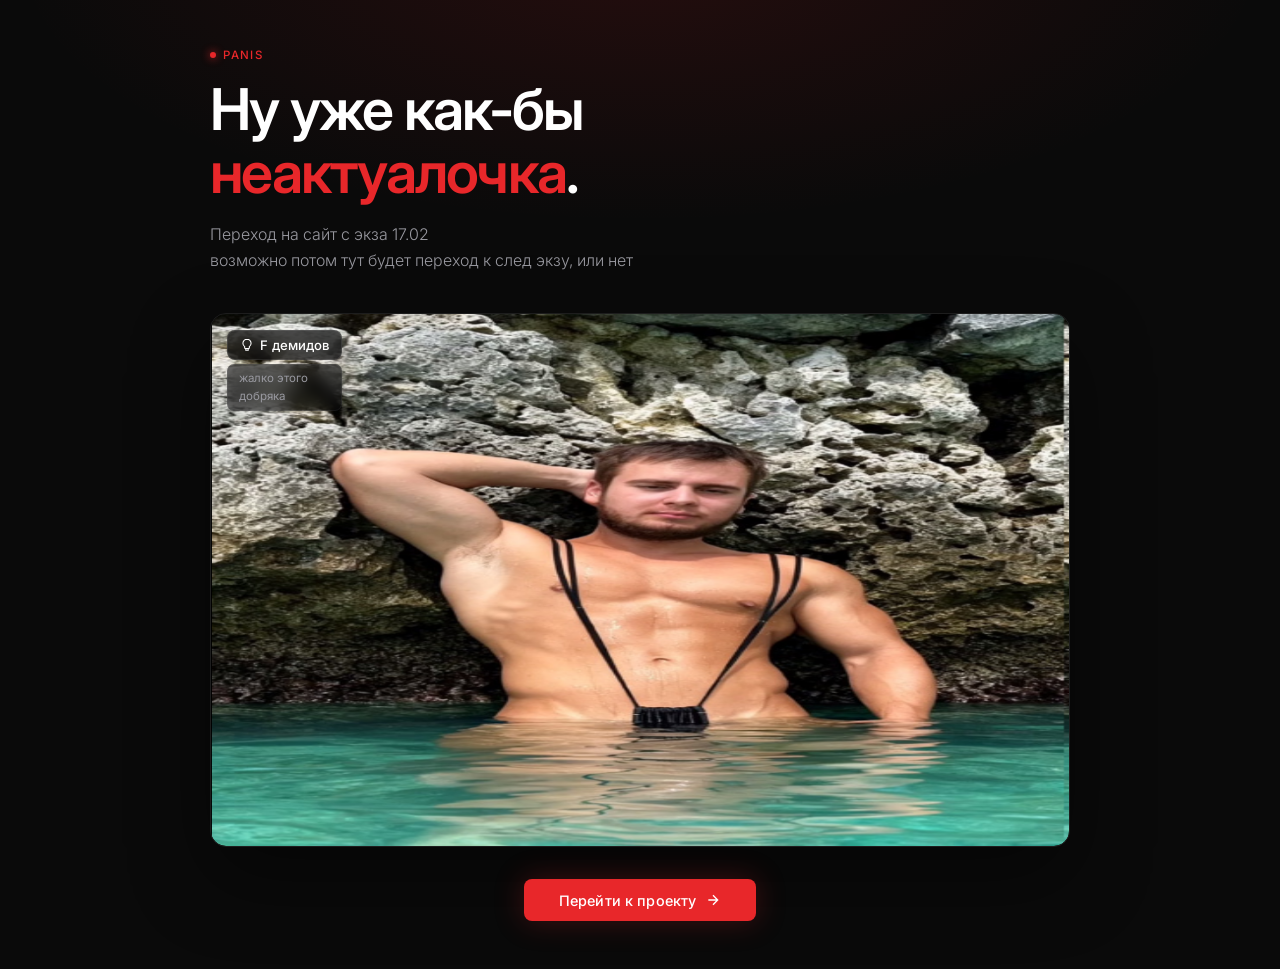
<file: index.html>
<!DOCTYPE html>
<html lang="ru">
<head>
  <meta charset="UTF-8"/>
  <meta name="viewport" content="width=device-width, initial-scale=1.0"/>

  <!-- ╔══════════════════════════════════════════════════╗ -->
  <!-- ║  ЗАГОЛОВОК ВКЛАДКИ БРАУЗЕРА                      ║ -->
  <!-- ╚══════════════════════════════════════════════════╝ -->
  <title>67</title>

  <link rel="preconnect" href="https://fonts.googleapis.com">
  <link href="https://fonts.googleapis.com/css2?family=Inter:wght@300;400;500;600&display=swap" rel="stylesheet">
  <style>
    *, *::before, *::after { box-sizing: border-box; margin: 0; padding: 0; }

    :root {
      --bg: #0a0a0a;
      --border: rgba(255,255,255,0.08);
      --red: #e8272a;
      --red-glow: rgba(232,39,42,0.25);
      --text: #ffffff;
      --muted: #6b6b70;
      --sub: #9999a0;
    }

    html { scroll-behavior: smooth; }

    body {
      background: var(--bg);
      font-family: 'Inter', sans-serif;
      color: var(--text);
      min-height: 100vh;
      display: flex;
      align-items: center;
      justify-content: center;
      padding: 3rem 1.5rem;
      /* Красное свечение сверху — можно убрать строку ниже */
      background-image: radial-gradient(ellipse 70% 40% at 50% -5%, rgba(232,39,42,0.12) 0%, transparent 70%);
    }

    .page {
      width: 100%;
      max-width: 860px;
      display: flex;
      flex-direction: column;
      align-items: flex-start;
    }

    /* ── Маленькая красная точка перед заголовком ── */
    .eyebrow {
      display: inline-flex;
      align-items: center;
      gap: 0.45rem;
      font-size: 0.72rem;
      font-weight: 500;
      letter-spacing: 0.12em;
      text-transform: uppercase;
      color: var(--red);
      margin-bottom: 1rem;
      opacity: 0;
      animation: fadeUp 0.5s 0.1s ease forwards;
    }
    .eyebrow-dot {
      width: 6px; height: 6px;
      border-radius: 50%;
      background: var(--red);
      box-shadow: 0 0 8px var(--red);
    }

    /* ── Главный заголовок ── */
    h1 {
      font-size: clamp(2rem, 6vw, 3.6rem);
      font-weight: 600;
      line-height: 1.1;
      letter-spacing: -0.03em;
      margin-bottom: 1rem;
      opacity: 0;
      animation: fadeUp 0.5s 0.2s ease forwards;
    }
    /* Обёртывай слово в <em></em> чтобы выделить его красным */
    h1 em { font-style: normal; color: var(--red); }

    /* ── Подзаголовок ── */
    .subtitle {
      font-size: clamp(0.875rem, 2vw, 1rem);
      font-weight: 300;
      color: var(--sub);
      max-width: 480px;
      line-height: 1.65;
      margin-bottom: 2.5rem;
      opacity: 0;
      animation: fadeUp 0.5s 0.3s ease forwards;
    }

    /* ── Карточка с картинкой — только обводка, без фона ── */
    .card {
      width: 100%;
      background: transparent;           /* фона нет */
      border: 1px solid var(--border);   /* только обводка */
      border-radius: 16px;
      overflow: hidden;
      position: relative;
      box-shadow: 0 30px 80px rgba(0,0,0,0.45);
      opacity: 0;
      animation: fadeUp 0.6s 0.4s ease forwards;
      transition: border-color 0.4s ease, box-shadow 0.4s ease;
    }
    .card:hover {
      border-color: rgba(232,39,42,0.25);
      box-shadow: 0 40px 100px rgba(0,0,0,0.6), 0 0 80px rgba(232,39,42,0.07);
    }

    /* ── Само изображение ── */
    .card-img {
      display: block;
      width: 100%;
      height: auto;
      object-fit: cover;
      min-height: 200px;
      border-radius: 15px; /* чуть меньше карточки чтобы не вылезало */
    }

    /* ── Overlay-бейдж поверх изображения (показывается на десктопе) ── */
    .card-badge {
      position: absolute;
      top: 1rem;
      left: 1rem;
      display: flex;
      flex-direction: column;
      gap: 0.3rem;
      pointer-events: none;
    }
    .badge-title {
      display: inline-flex;
      align-items: center;
      gap: 0.4rem;
      background: rgba(10,10,12,0.7);
      backdrop-filter: blur(10px);
      border: 1px solid rgba(255,255,255,0.1);
      border-radius: 8px;
      padding: 0.35rem 0.75rem;
      font-size: 0.82rem;
      font-weight: 500;
      color: #fff;
    }
    .badge-desc {
      background: rgba(10,10,12,0.55);
      backdrop-filter: blur(8px);
      border: 1px solid rgba(255,255,255,0.06);
      border-radius: 7px;
      padding: 0.3rem 0.7rem;
      font-size: 0.72rem;
      color: var(--sub);
      max-width: 240px;
      line-height: 1.5;
    }

    /* ── Кнопка ── */
    .cta-wrap {
      margin-top: 2rem;
      width: 100%;
      display: flex;
      justify-content: center;
      opacity: 0;
      animation: fadeUp 0.5s 0.55s ease forwards;
    }
    .cta-btn {
      display: inline-flex;
      align-items: center;
      gap: 0.55rem;
      background: var(--red);
      color: #fff;
      text-decoration: none;
      font-family: 'Inter', sans-serif;
      font-size: 0.9rem;
      font-weight: 500;
      padding: 0.8rem 2.2rem;
      border-radius: 8px;
      letter-spacing: 0.01em;
      box-shadow: 0 0 30px var(--red-glow);
      transition: background 0.2s, box-shadow 0.2s, transform 0.2s;
    }
    .cta-btn:hover {
      background: #ff3235;
      box-shadow: 0 0 50px rgba(232,39,42,0.45);
      transform: translateY(-2px);
    }
    .cta-btn:active { transform: translateY(0); }
    .cta-btn svg { width: 16px; height: 16px; flex-shrink: 0; }

    @keyframes fadeUp {
      from { opacity: 0; transform: translateY(20px); }
      to   { opacity: 1; transform: translateY(0); }
    }

    /* ── Мобильная версия ── */
    @media (max-width: 540px) {
      body { padding: 2rem 1rem; }
      h1 { font-size: 1.9rem; }
      .card { border-radius: 12px; }
      .card-img { border-radius: 11px; }
      .card-badge { display: none; }
      .cta-btn { width: 100%; justify-content: center; }
    }
  </style>
</head>
<body>
  <div class="page">

    <!-- ╔══════════════════════════════════════════════════╗ -->
    <!-- ║  МАЛЕНЬКАЯ НАДПИСЬ НАД ЗАГОЛОВКОМ               ║ -->
    <!-- ║  Можно убрать весь блок <div class="eyebrow">   ║ -->
    <!-- ╚══════════════════════════════════════════════════╝ -->
    <div class="eyebrow">
      <span class="eyebrow-dot"></span>
      panis
    </div>

    <!-- ╔══════════════════════════════════════════════════╗ -->
    <!-- ║  ГЛАВНЫЙ ЗАГОЛОВОК                              ║ -->
    <!-- ║  Слово в <em></em> подсвечивается красным       ║ -->
    <!-- ╚══════════════════════════════════════════════════╝ -->
    <h1>Ну уже как-бы<br><em>неактуалочка</em>.</h1>

    <!-- ╔══════════════════════════════════════════════════╗ -->
    <!-- ║  ПОДЗАГОЛОВОК / ОПИСАНИЕ                        ║ -->
    <!-- ╚══════════════════════════════════════════════════╝ -->
    <p class="subtitle">
    Переход на сайт с экза 17.02<br>
    возможно потом тут будет переход к след экзу, или нет
    </p>

    <!-- ── Карточка с изображением ── -->
    <div class="card">

      <!-- ╔══════════════════════════════════════════════════╗ -->
      <!-- ║  ИЗОБРАЖЕНИЕ                                    ║ -->
      <!-- ║  src="23.png"  — файл лежит в корне репо       ║ -->
      <!-- ║  alt — описание для скринридеров/SEO            ║ -->
      <!-- ╚══════════════════════════════════════════════════╝ -->
      <img
        class="card-img"
        src="23.png"
        alt="Скриншот проекта"
      />

      <!-- ╔══════════════════════════════════════════════════╗ -->
      <!-- ║  БЕЙДЖ ПОВЕРХ ИЗОБРАЖЕНИЯ (десктоп)            ║ -->
      <!-- ║  Можно убрать весь блок .card-badge            ║ -->
      <!-- ╚══════════════════════════════════════════════════╝ -->
      <div class="card-badge">
        <span class="badge-title">
          <!-- иконка — можно убрать svg целиком -->
          <svg width="14" height="14" fill="none" viewBox="0 0 24 24" stroke="currentColor" stroke-width="1.8">
            <path d="M12 2C8.13 2 5 5.13 5 9c0 2.38 1.19 4.47 3 5.74V17a1 1 0 001 1h6a1 1 0 001-1v-2.26C17.81 13.47 19 11.38 19 9c0-3.87-3.13-7-7-7z"/>
            <path d="M9 21h6M10 17v4M14 17v4"/>
          </svg>
          F демидов
        </span>
        <span class="badge-desc">
          жалко этого<br>добряка
        </span>
      </div>

    </div>

    <!-- ── Кнопка-редирект ── -->
    <div class="cta-wrap">

      <!-- ╔══════════════════════════════════════════════════╗ -->
      <!-- ║  КНОПКА                                         ║ -->
      <!-- ║  href — ссылка на твой GitHub репозиторий      ║ -->
      <!-- ║  Текст кнопки — между > и </a>                 ║ -->
      <!-- ╚══════════════════════════════════════════════════╝ -->
      <a class="cta-btn" href="https://gniloe-kapito.github.io/podgotovka-ekzamen-dracula17-02-26/oldschool/oldschool.html" target="_blank" rel="noopener">
        Перейти к проекту
        <svg viewBox="0 0 24 24" fill="none" stroke="currentColor" stroke-width="2">
          <path d="M5 12h14M12 5l7 7-7 7"/>
        </svg>
      </a>

    </div>

  </div>
</body>
</html>
</file>
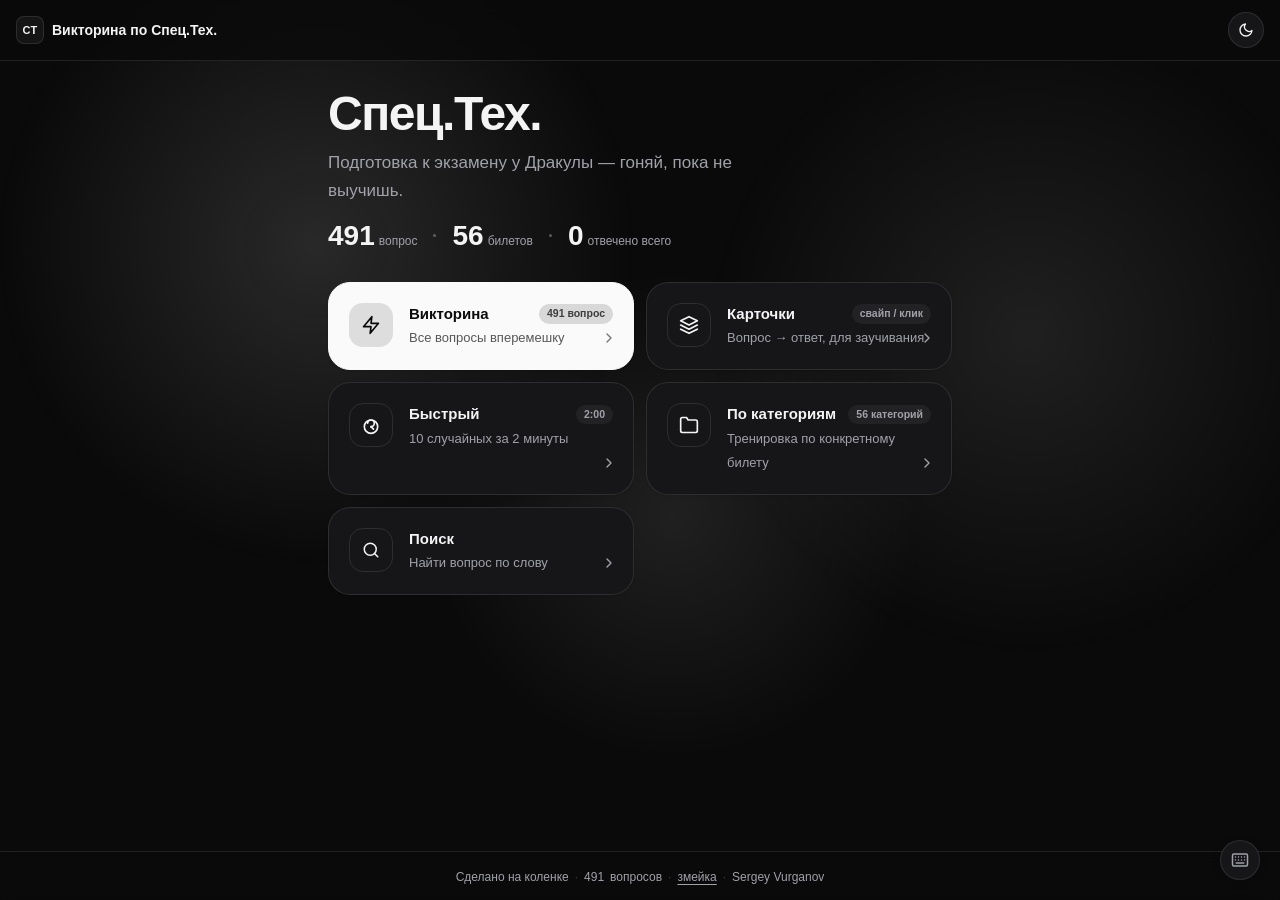
<file: test/index.html>
<!DOCTYPE html>
<html lang="ru" data-theme="dark">
<head>
  <meta charset="UTF-8">
  <meta name="viewport" content="width=device-width, initial-scale=1, maximum-scale=5, viewport-fit=cover">
  <title>Викторина по Спец.Тех.</title>
  <meta name="description" content="Подготовка к экзамену по специальной технологии. Викторина, карточки, быстрый режим и тренировка по категориям.">
  <meta name="theme-color" content="#0a0a0a" media="(prefers-color-scheme: dark)">
  <meta name="theme-color" content="#fafafa" media="(prefers-color-scheme: light)">
  <link rel="stylesheet" href="./styles.css">
</head>
<body>
  <!-- Текучий волновой фон -->
  <div class="wave-bg" aria-hidden="true">
    <div class="wave-blob wave-blob-1"></div>
    <div class="wave-blob wave-blob-2"></div>
    <div class="wave-blob wave-blob-3"></div>
  </div>

  <!-- Глобальный topbar -->
  <header class="topbar">
    <button class="brand" type="button" data-action="home" aria-label="На главную">
      <span class="brand-mark">СТ</span>
      <span class="brand-text">Викторина по Спец.Тех.</span>
    </button>
    <button class="icon-btn" type="button" data-action="cycle-theme" aria-label="Переключить тему" title="Тема">
      <svg class="icon-theme icon-moon" viewBox="0 0 24 24" width="16" height="16" fill="none" stroke="currentColor" stroke-width="2" stroke-linecap="round" stroke-linejoin="round"><path d="M21 12.79A9 9 0 1 1 11.21 3 7 7 0 0 0 21 12.79z"/></svg>
      <svg class="icon-theme icon-sun" viewBox="0 0 24 24" width="16" height="16" fill="none" stroke="currentColor" stroke-width="2" stroke-linecap="round" stroke-linejoin="round"><circle cx="12" cy="12" r="4"/><path d="M12 2v2M12 20v2M4.93 4.93l1.41 1.41M17.66 17.66l1.41 1.41M2 12h2M20 12h2M6.34 17.66l-1.41 1.41M19.07 4.93l-1.41 1.41"/></svg>
      <svg class="icon-theme icon-monitor" viewBox="0 0 24 24" width="16" height="16" fill="none" stroke="currentColor" stroke-width="2" stroke-linecap="round" stroke-linejoin="round"><rect x="2" y="3" width="20" height="14" rx="2"/><path d="M8 21h8M12 17v4"/></svg>
    </button>
  </header>

  <!-- Контент (перерисовывается per view) -->
  <main id="app" class="app"></main>

  <!-- Floating keyboard hints button (desktop only, hidden via CSS on touch) -->
  <button class="kbd-hint-btn" type="button" data-action="toggle-kbd" aria-label="Горячие клавиши" title="Горячие клавиши (?)">
    <svg viewBox="0 0 24 24" width="18" height="18" fill="none" stroke="currentColor" stroke-width="2" stroke-linecap="round" stroke-linejoin="round"><rect x="2" y="4" width="20" height="16" rx="2"/><path d="M6 8h.01M10 8h.01M14 8h.01M18 8h.01M6 12h.01M10 12h.01M14 12h.01M18 12h.01M7 16h10"/></svg>
  </button>

  <!-- Sticky footer -->
  <footer class="footer">
    <div class="footer-inner">
      Сделано на коленке
      <span class="footer-sep">·</span>
      <span id="footer-count">…</span> вопросов
      <span class="footer-sep">·</span>
      <a id="footer-doc" href="https://gniloe-kapito.github.io/podgotovka-ekzamen-dracula17-02-26/poedanie-krivetki/poedanie-krivetki.html" target="_blank" rel="noopener noreferrer">змейка</a>
      <span class="footer-sep">·</span>
      Sergey Vurganov
    </div>
  </footer>

  <script src="./app.js"></script>
</body>
</html>
</file>
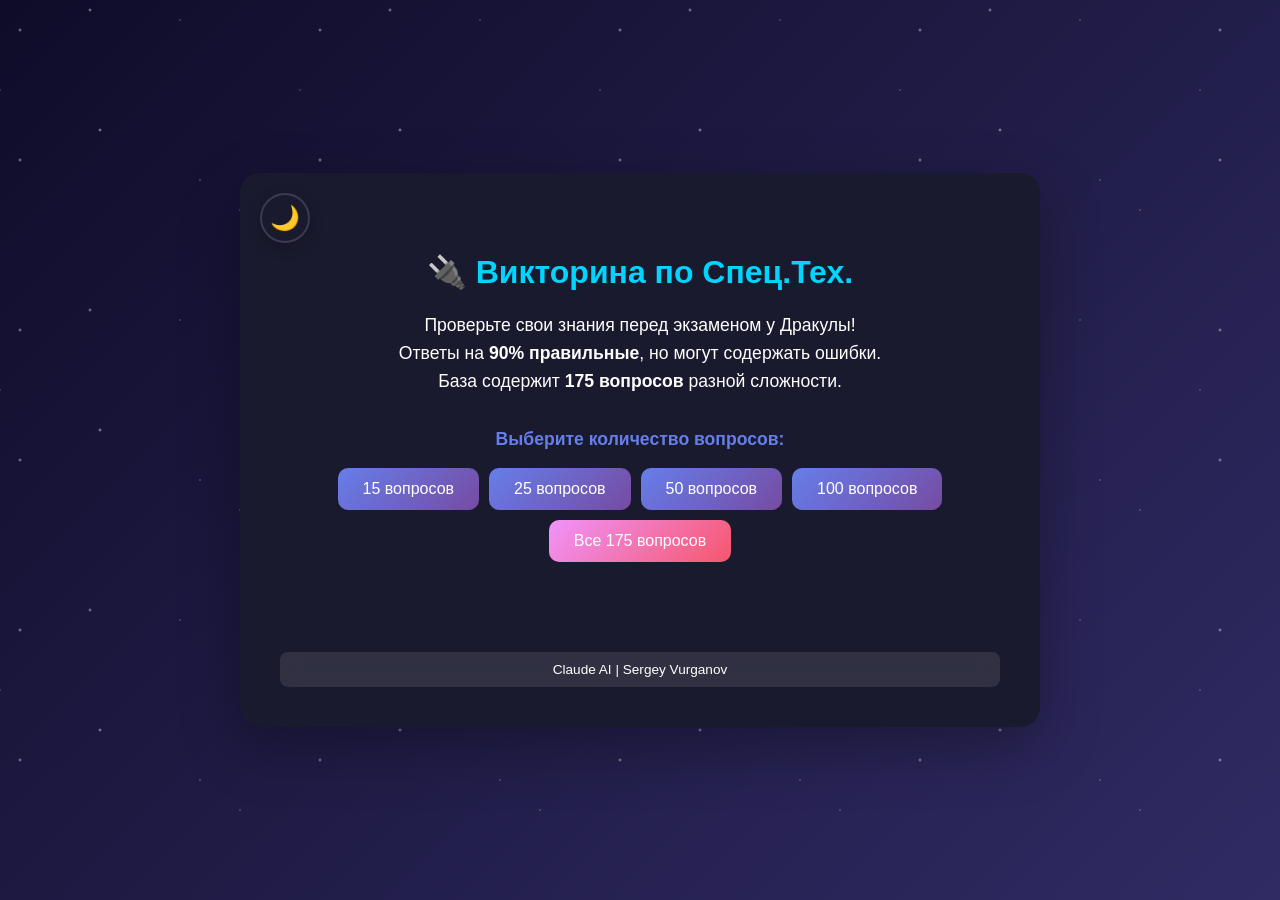
<file: index1.html>
<!DOCTYPE html>
<html lang="ru">
<head>
    <meta charset="UTF-8">
    <meta name="viewport" content="width=device-width, initial-scale=1.0, maximum-scale=1.0, user-scalable=yes">
    <title>Викторина по спец.теху</title>
    <style>
        :root {
            --bg-gradient-start: #667eea;
            --bg-gradient-end: #764ba2;
            --container-bg: white;
            --text-color: #333;
            --header-color: #667eea;
            --border-color: #e0e0e0;
            --question-bg: #f8f9fa;
            --answer-hover-bg: #f8f9fa;
        }

        [data-theme="dark"] {
            --bg-gradient-start: #0f0c29;
            --bg-gradient-end: #302b63;
            --container-bg: #1a1a2e;
            --text-color: #ffffff;
            --header-color: #00d4ff;
            --border-color: #3a3a52;
            --question-bg: #16213e;
            --answer-hover-bg: #1e2a47;
        }

        * {
            margin: 0;
            padding: 0;
            box-sizing: border-box;
        }

        body {
            font-family: 'Segoe UI', Tahoma, Geneva, Verdana, sans-serif;
            background: linear-gradient(135deg, var(--bg-gradient-start) 0%, var(--bg-gradient-end) 100%);
            min-height: 100vh;
            display: flex;
            justify-content: center;
            align-items: center;
            padding: 20px;
            transition: background 0.3s ease;
            position: relative;
            overflow-x: hidden;
            overflow-y: auto;
        }

        /* Звёздный фон для темной темы */
        [data-theme="dark"] body::before {
            content: '';
            position: absolute;
            top: 0;
            left: 0;
            width: 100%;
            height: 100%;
            background-image: 
                radial-gradient(2px 2px at 20px 30px, #eee, transparent),
                radial-gradient(2px 2px at 60px 70px, #fff, transparent),
                radial-gradient(1px 1px at 50px 50px, #ddd, transparent),
                radial-gradient(1px 1px at 130px 80px, #fff, transparent),
                radial-gradient(2px 2px at 90px 10px, #eee, transparent),
                radial-gradient(1px 1px at 200px 150px, #fff, transparent),
                radial-gradient(1px 1px at 170px 120px, #ddd, transparent),
                radial-gradient(2px 2px at 250px 60px, #eee, transparent);
            background-size: 300px 300px;
            background-position: 0 0, 40px 60px, 130px 270px, 70px 100px;
            animation: twinkle 200s linear infinite;
            opacity: 0.6;
            pointer-events: none;
        }

        /* Падающие звезды */
        [data-theme="dark"] body::after {
            content: '';
            position: absolute;
            top: 0;
            left: 0;
            width: 100%;
            height: 100%;
            background: transparent;
            overflow: hidden;
            pointer-events: none;
            animation: shootingStar 15s linear infinite;
        }

        @keyframes twinkle {
            0%, 100% { 
                opacity: 0.6;
                transform: scale(1);
            }
            50% { 
                opacity: 0.3;
                transform: scale(1.1);
            }
        }

        @keyframes shootingStar {
            0% {
                background-position: 100% 0%;
            }
            100% {
                background-position: 0% 100%;
            }
        }

        /* Редкие падающие звезды */
        @keyframes shoot {
            0% {
                transform: translateX(0) translateY(0);
                opacity: 1;
            }
            100% {
                transform: translateX(-300px) translateY(300px);
                opacity: 0;
            }
        }

        .container {
            background: var(--container-bg);
            border-radius: 20px;
            box-shadow: 0 20px 60px rgba(0, 0, 0, 0.3);
            max-width: 800px;
            width: 100%;
            padding: 40px;
            animation: slideIn 0.5s ease-out;
            transition: background 0.3s ease;
            position: relative;
            z-index: 10;
            max-height: 90vh;
            overflow-y: auto;
            -webkit-overflow-scrolling: touch;
        }

        @media (max-width: 768px) {
            .container {
                padding: 20px;
                max-height: none;
                min-height: auto;
            }
            
            body {
                align-items: flex-start;
                padding: 10px;
            }
        }

        .theme-toggle {
            position: absolute;
            top: 20px;
            left: 20px;
            background: var(--container-bg);
            border: 2px solid var(--border-color);
            width: 50px;
            height: 50px;
            border-radius: 50%;
            cursor: pointer;
            display: flex;
            align-items: center;
            justify-content: center;
            font-size: 1.5em;
            transition: all 0.3s ease;
            z-index: 1001;
            box-shadow: 0 4px 15px rgba(0, 0, 0, 0.2);
        }

        .theme-toggle:hover {
            transform: rotate(180deg) scale(1.1);
        }

        .theme-toggle:active {
            transform: scale(0.95);
        }

        @keyframes slideIn {
            from {
                opacity: 0;
                transform: translateY(-30px);
            }
            to {
                opacity: 1;
                transform: translateY(0);
            }
        }

        .header {
            text-align: center;
            margin-bottom: 30px;
            position: relative;
        }

        .header h1 {
            color: var(--header-color);
            font-size: 2em;
            margin-bottom: 10px;
        }

        .finish-early-btn {
            position: absolute;
            top: 5px;
            right: 5px;
            background: none;
            border: none;
            font-size: 1.8em;
            cursor: pointer;
            color: var(--text-color);
            width: 40px;
            height: 40px;
            display: flex;
            align-items: center;
            justify-content: center;
            border-radius: 50%;
            transition: all 0.3s ease;
            z-index: 1000;
            font-weight: normal;
        }

        .finish-early-btn:hover {
            background: rgba(0, 0, 0, 0.1);
            transform: rotate(90deg);
        }

        .finish-early-btn:active {
            transform: scale(0.9);
        }

        .progress-bar {
            width: 100%;
            height: 8px;
            background: var(--border-color);
            border-radius: 10px;
            overflow: hidden;
            margin-bottom: 20px;
        }

        .progress-fill {
            height: 100%;
            background: linear-gradient(90deg, var(--header-color), #764ba2);
            transition: width 0.3s ease;
        }

        .question-info {
            background: var(--question-bg);
            padding: 15px;
            border-radius: 10px;
            margin-bottom: 20px;
            border-left: 4px solid var(--header-color);
            transition: background 0.3s ease;
        }

        .question-number {
            font-weight: bold;
            color: var(--header-color);
            font-size: 1.1em;
            margin-bottom: 5px;
        }

        .question-text {
            color: var(--text-color);
            font-size: 1.2em;
            line-height: 1.6;
            margin: 20px 0;
            font-weight: 500;
        }

        .answers {
            display: flex;
            flex-direction: column;
            gap: 15px;
            margin-bottom: 30px;
        }

        .answer-btn {
            background: var(--container-bg);
            border: 2px solid var(--border-color);
            padding: 20px;
            border-radius: 12px;
            cursor: pointer;
            transition: all 0.3s ease;
            text-align: left;
            font-size: 1em;
            color: var(--text-color);
        }

        .answer-btn:hover {
            border-color: var(--header-color);
            background: var(--answer-hover-bg);
            transform: translateX(5px);
        }

        .answer-btn.correct {
            background: #d4edda;
            border-color: #28a745;
            animation: pulse 0.5s;
            color: #155724;
        }

        .answer-btn.incorrect {
            background: #f8d7da;
            border-color: #dc3545;
            animation: shake 0.5s;
            color: #721c24;
        }

        /* Темная тема - делаем текст черным в выбранных ответах */
        [data-theme="dark"] .answer-btn.correct {
            color: #000;
            background: #d4edda;
        }

        [data-theme="dark"] .answer-btn.incorrect {
            color: #000;
            background: #f8d7da;
        }

        .answer-btn.disabled {
            cursor: not-allowed;
            opacity: 0.6;
        }

        @keyframes pulse {
            0%, 100% { transform: scale(1); }
            50% { transform: scale(1.02); }
        }

        @keyframes shake {
            0%, 100% { transform: translateX(0); }
            25% { transform: translateX(-5px); }
            75% { transform: translateX(5px); }
        }

        .feedback {
            padding: 15px;
            border-radius: 10px;
            margin: 20px 0;
            display: none;
            animation: fadeIn 0.3s;
        }

        @keyframes fadeIn {
            from { opacity: 0; }
            to { opacity: 1; }
        }

        .feedback.correct {
            background: #d4edda;
            border: 1px solid #28a745;
            color: #155724;
        }

        .feedback.incorrect {
            background: #f8d7da;
            border: 1px solid #dc3545;
            color: #721c24;
        }

        .next-btn {
            background: linear-gradient(135deg, #667eea, #764ba2);
            color: white;
            border: none;
            padding: 15px 40px;
            border-radius: 10px;
            font-size: 1.1em;
            cursor: pointer;
            display: none;
            margin: 20px auto;
            transition: transform 0.3s ease;
        }

        .next-btn:hover {
            transform: scale(1.05);
        }

        .score {
            text-align: center;
            font-size: 1.3em;
            color: var(--header-color);
            margin-bottom: 20px;
        }

        .final-score {
            text-align: center;
            padding: 40px;
        }

        .final-score h2 {
            color: var(--header-color);
            font-size: 2.5em;
            margin-bottom: 20px;
        }

        .final-score p {
            font-size: 1.3em;
            color: var(--text-color);
            margin-bottom: 30px;
        }

        .restart-btn {
            background: linear-gradient(135deg, #667eea, #764ba2);
            color: white;
            border: none;
            padding: 15px 40px;
            border-radius: 10px;
            font-size: 1.1em;
            cursor: pointer;
            transition: transform 0.3s ease;
        }

        .restart-btn:hover {
            transform: scale(1.05);
        }

        .author {
            text-align: center;
            color: rgba(255, 255, 255, 0.9);
            font-size: 0.85em;
            margin-top: 20px;
            padding: 10px;
            background: rgba(255, 255, 255, 0.1);
            border-radius: 8px;
            backdrop-filter: blur(10px);
        }

        /* Черный цвет для светлой темы */
        :root .author {
            color: #000;
        }

        [data-theme="dark"] .author {
            color: rgba(255, 255, 255, 0.9);
        }

        .author a {
            color: rgba(255, 255, 255, 1);
            text-decoration: none;
            font-weight: 500;
        }

        .author a:hover {
            text-decoration: underline;
        }

        .start-screen {
            text-align: center;
            padding: 40px 20px;
        }

        .start-screen h2 {
            color: var(--header-color);
            font-size: 2em;
            margin-bottom: 20px;
        }

        .start-screen p {
            color: var(--text-color);
            font-size: 1.1em;
            margin-bottom: 30px;
            line-height: 1.6;
        }

        .start-btn {
            background: linear-gradient(135deg, #667eea, #764ba2);
            color: white;
            border: none;
            padding: 15px 50px;
            border-radius: 10px;
            font-size: 1.2em;
            cursor: pointer;
            transition: transform 0.3s ease;
        }

        .start-btn:hover {
            transform: scale(1.05);
        }

        .question-count-btn {
            background: linear-gradient(135deg, #667eea, #764ba2);
            color: white;
            border: none;
            padding: 12px 25px;
            border-radius: 10px;
            font-size: 1em;
            cursor: pointer;
            transition: transform 0.3s ease;
        }

        .question-count-btn:hover {
            transform: scale(1.05);
        }

        .quiz-content {
            display: none;
        }

        /* Адаптация для мобильных устройств */
        @media (max-width: 768px) {
            .theme-toggle {
                width: 45px;
                height: 45px;
                font-size: 1.3em;
                top: 10px;
                left: 10px;
            }
            
            .finish-early-btn {
                width: 35px;
                height: 35px;
                font-size: 1.5em;
                top: 3px;
                right: 3px;
            }
            
            .question-text {
                font-size: 1.1em;
            }
            
            .answer-btn {
                padding: 15px;
                font-size: 0.95em;
            }
            
            .question-count-btn {
                padding: 10px 20px;
                font-size: 0.9em;
            }
            
            .start-screen h2 {
                font-size: 1.5em;
            }
            
            .start-screen p {
                font-size: 1em;
            }
            
            .header h1 {
                font-size: 1.5em;
            }
        }
    </style>
</head>
<body>
    <div class="container">
        <button class="theme-toggle" onclick="toggleTheme()" title="Переключить тему">
            <span id="theme-icon">🌙</span>
        </button>
        
        <div class="start-screen" id="startScreen">
            <h2>🔌 Викторина по Спец.Тех.</h2>
            <p>Проверьте свои знания перед экзаменом у Дракулы!<br>
            Ответы на <strong>90% правильные</strong>, но могут содержать ошибки.<br>
            База содержит <strong>175 вопросов</strong> разной сложности.</p>
            
            <div style="margin: 30px 0;">
                <p style="font-weight: bold; margin-bottom: 15px; color: #667eea;">Выберите количество вопросов:</p>
                <div style="display: flex; gap: 10px; justify-content: center; flex-wrap: wrap;">
                    <button class="question-count-btn" onclick="startQuizWithCount(15)">15 вопросов</button>
                    <button class="question-count-btn" onclick="startQuizWithCount(25)">25 вопросов</button>
                    <button class="question-count-btn" onclick="startQuizWithCount(50)">50 вопросов</button>
                    <button class="question-count-btn" onclick="startQuizWithCount(100)">100 вопросов</button>
                    <button class="question-count-btn" onclick="startQuizWithCount(175)" style="background: linear-gradient(135deg, #f093fb, #f5576c);">Все 175 вопросов</button>
                </div>
            </div>
        </div>

        <div class="quiz-content" id="quizContent">
            <div class="header">
                <button class="finish-early-btn" onclick="finishEarly()" title="Завершить досрочно">✕</button>
                <h1>⚡ Викторина по Спец.Тех.</h1>
                <div class="score" id="score">Правильных ответов: 0 из 0</div>
            </div>

            <div class="progress-bar">
                <div class="progress-fill" id="progressFill"></div>
            </div>

            <div class="question-info">
                <div class="question-number" id="questionNumber"></div>
            </div>

            <div class="question-text" id="questionText"></div>

            <div class="answers" id="answers"></div>

            <div class="feedback" id="feedback"></div>

            <button class="next-btn" id="nextBtn" onclick="nextQuestion()">Следующий вопрос →</button>
        </div>

<div class="author">
  <a href="https://gniloe-kapito.github.io/podgotovka-ekzamen-dracula17-02-26/poedanie-krivetki.html">Claude AI | Sergey Vurganov</a>
</div>
    </div>

    <script>
        // Функция переключения темы
        function toggleTheme() {
            const html = document.documentElement;
            const currentTheme = html.getAttribute('data-theme');
            const newTheme = currentTheme === 'dark' ? 'light' : 'dark';
            const icon = document.getElementById('theme-icon');
            
            html.setAttribute('data-theme', newTheme);
            localStorage.setItem('theme', newTheme);
            
            // Меняем иконку
            icon.textContent = newTheme === 'dark' ? '🌙' : '☀️';
        }

        // Загружаем сохраненную тему или устанавливаем темную по умолчанию
        (function() {
            const savedTheme = localStorage.getItem('theme') || 'dark';
            const icon = document.getElementById('theme-icon');
            
            document.documentElement.setAttribute('data-theme', savedTheme);
            if (icon) {
                icon.textContent = savedTheme === 'dark' ? '🌙' : '☀️';
            }
        })();

        const questions = [
            {
                category: "Технические мероприятия",
                question: "Какое из следующих мероприятий НЕ относится к техническим мероприятиям, обеспечивающим безопасность работ в электроустановках?",
                answers: [
                    "Проведено необходимое отключение",
                    "Установлено заземление",
                    "Проведен инструктаж персонала",
                    "Вывешены запрещающие плакаты"
                ],
                correct: 2
            },
            {
                category: "Технические мероприятия",
                question: "Что должно быть установлено после проверки отсутствия напряжения?",
                answers: [
                    "Ограждение",
                    "Заземление",
                    "Освещение",
                    "Вентиляция"
                ],
                correct: 1
            },
            {
                category: "Цветовая маркировка",
                question: "Какой цвет используется для маркировки защитного нуля (PE)?",
                answers: [
                    "Голубой",
                    "Желто-зеленый",
                    "Черный",
                    "Коричневый"
                ],
                correct: 1
            },
            {
                category: "Цветовая маркировка",
                question: "Какой цвет используется для маркировки рабочего нуля (N)?",
                answers: [
                    "Желто-зеленый",
                    "Голубой",
                    "Черный",
                    "Коричневый"
                ],
                correct: 1
            },
            {
                category: "Цветовая маркировка",
                question: "Как маркируется объединенный проводник PEN?",
                answers: [
                    "Полностью голубой",
                    "Полностью желто-зеленый",
                    "Желто-зеленый с голубыми метками на концах",
                    "Голубой с желто-зелеными метками"
                ],
                correct: 2
            },
            {
                category: "Охранные зоны ВЛ",
                question: "Какое минимальное расстояние охранной зоны для ВЛ напряжением 6-10 кВ?",
                answers: [
                    "2 метра",
                    "10 метров",
                    "15 метров",
                    "20 метров"
                ],
                correct: 1
            },
            {
                category: "Охранные зоны ВЛ",
                question: "Какое минимальное расстояние охранной зоны для ВЛ напряжением до 1 кВ?",
                answers: [
                    "1 метр",
                    "2 метра",
                    "5 метров",
                    "10 метров"
                ],
                correct: 1
            },
            {
                category: "Охранные зоны ВЛ",
                question: "Какое минимальное расстояние охранной зоны для ВЛ напряжением 20-35 кВ?",
                answers: [
                    "10 метров",
                    "15 метров",
                    "20 метров",
                    "25 метров"
                ],
                correct: 1
            },
            {
                category: "Охранные зоны КЛ",
                question: "Какое минимальное расстояние охранной зоны для кабельной линии электропередачи?",
                answers: [
                    "0,5 метра",
                    "1 метр с каждой стороны",
                    "2 метра с каждой стороны",
                    "3 метра с каждой стороны"
                ],
                correct: 1
            },
            {
                category: "Охранные зоны КЛ",
                question: "Какое минимальное расстояние охранной зоны для кабельной линии связи?",
                answers: [
                    "1 метр с каждой стороны",
                    "2 метра с каждой стороны",
                    "3 метра с каждой стороны",
                    "5 метров с каждой стороны"
                ],
                correct: 1
            },
            {
                category: "Типы электроустановок",
                question: "Что такое действующая электроустановка?",
                answers: [
                    "Только электроустановка под напряжением",
                    "Электроустановка, находящаяся полностью или частично под напряжением либо на которую в любой момент может быть подано напряжение",
                    "Электроустановка, подключенная к сети",
                    "Электроустановка, прошедшая испытания"
                ],
                correct: 1
            },
            {
                category: "Типы электроустановок",
                question: "Что такое электроустановка?",
                answers: [
                    "Только электрические машины",
                    "Совокупность машин, аппаратов, линий и вспомогательного оборудования для выработки, преобразования, передачи и распределения электроэнергии",
                    "Только линии электропередач",
                    "Только распределительные устройства"
                ],
                correct: 1
            },
            {
                category: "Виды работ",
                question: "Какой вид работ является наиболее безопасным?",
                answers: [
                    "Работа под напряжением",
                    "Работа без снятия напряжения вдали от токоведущих частей",
                    "Работа со снятием напряжения",
                    "Все виды одинаково безопасны"
                ],
                correct: 2
            },
            {
                category: "Виды работ",
                question: "Что характерно для работы под напряжением?",
                answers: [
                    "Не требует специальных средств защиты",
                    "Требует специальных разрешений, средств защиты и квалифицированных исполнителей",
                    "Может выполняться любым персоналом",
                    "Не требует особых мер безопасности"
                ],
                correct: 1
            },
            {
                category: "Распределительные устройства",
                question: "Что означает аббревиатура ОРУ?",
                answers: [
                    "Открытое распределительное устройство",
                    "Общее распределительное устройство",
                    "Основное распределительное устройство",
                    "Оперативное распределительное устройство"
                ],
                correct: 0
            },
            {
                category: "Распределительные устройства",
                question: "Что означает аббревиатура ЗРУ?",
                answers: [
                    "Защищенное распределительное устройство",
                    "Закрытое распределительное устройство",
                    "Заземленное распределительное устройство",
                    "Зональное распределительное устройство"
                ],
                correct: 1
            },
            {
                category: "Распределительные устройства",
                question: "Что такое КРУ?",
                answers: [
                    "Контрольное распределительное устройство",
                    "Комплектное распределительное устройство из шкафов или блоков, собранных на заводе",
                    "Кабельное распределительное устройство",
                    "Коммутационное распределительное устройство"
                ],
                correct: 1
            },
            {
                category: "Безопасные расстояния",
                question: "Каково минимальное допустимое расстояние до токоведущих частей напряжением до 35 кВ на воздушных линиях?",
                answers: [
                    "0,3 метра",
                    "0,6 метра",
                    "1,0 метр",
                    "1,5 метра"
                ],
                correct: 1
            },
            {
                category: "Безопасные расстояния",
                question: "Каково минимальное расстояние от механизмов и грузоподъемных машин до токоведущих частей 1-35 кВ?",
                answers: [
                    "0,6 метра",
                    "1,0 метр",
                    "1,5 метра",
                    "2,0 метра"
                ],
                correct: 1
            },
            {
                category: "Трансформаторы",
                question: "Какой элемент масляного трансформатора служит для защиты от перенапряжений?",
                answers: [
                    "Расширитель",
                    "Газовое реле",
                    "Разрядник",
                    "Термометр"
                ],
                correct: 2
            },
            {
                category: "Трансформаторы",
                question: "Для чего служит газовое реле в масляном трансформаторе?",
                answers: [
                    "Для охлаждения масла",
                    "Для защиты от внутренних повреждений",
                    "Для измерения температуры",
                    "Для контроля уровня масла"
                ],
                correct: 1
            },
            {
                category: "Трансформаторы",
                question: "Что такое расширитель в масляном трансформаторе?",
                answers: [
                    "Устройство для слива масла",
                    "Емкость для компенсации изменения объема масла",
                    "Устройство охлаждения",
                    "Система фильтрации"
                ],
                correct: 1
            },
            {
                category: "Электродвигатели",
                question: "Какой тип ротора используется в асинхронных двигателях с улучшенными пусковыми характеристиками?",
                answers: [
                    "Короткозамкнутый ротор",
                    "Фазный ротор",
                    "Синхронный ротор",
                    "Постоянный ротор"
                ],
                correct: 1
            },
            {
                category: "Электродвигатели",
                question: "Как называется конструкция короткозамкнутого ротора?",
                answers: [
                    "Волчья клетка",
                    "Беличья клетка",
                    "Птичья клетка",
                    "Лисья клетка"
                ],
                correct: 1
            },
            {
                category: "Электродвигатели",
                question: "Для чего служат контактные кольца на фазном роторе?",
                answers: [
                    "Для декоративных целей",
                    "Для подключения реостата через щетки",
                    "Для охлаждения",
                    "Для балансировки ротора"
                ],
                correct: 1
            },
            {
                category: "Прокладка проводки",
                question: "Какой способ прокладки проводки предполагает размещение в штробах под штукатуркой?",
                answers: [
                    "Открытая проводка",
                    "Скрытая проводка",
                    "Наружная проводка",
                    "Воздушная проводка"
                ],
                correct: 1
            },
            {
                category: "Прокладка проводки",
                question: "Какие способы используются при открытой прокладке проводки?",
                answers: [
                    "Только в штробах",
                    "Непосредственно по поверхности или в трубах, коробах, лотках",
                    "Только под полом",
                    "Только в земле"
                ],
                correct: 1
            },
            {
                category: "Режимы работы двигателей",
                question: "Что означает режим работы S1 на шильдике электродвигателя?",
                answers: [
                    "Кратковременный режим",
                    "Повторно-кратковременный режим",
                    "Продолжительный режим",
                    "Периодический режим"
                ],
                correct: 2
            },
            {
                category: "Режимы работы двигателей",
                question: "Что означает режим работы S2?",
                answers: [
                    "Продолжительный режим",
                    "Кратковременный режим",
                    "Повторно-кратковременный режим",
                    "Непрерывный режим"
                ],
                correct: 1
            },
            {
                category: "Режимы работы двигателей",
                question: "Что характерно для режима S3?",
                answers: [
                    "Непрерывная работа",
                    "Чередование периодов работы и пауз",
                    "Только паузы",
                    "Работа на холостом ходу"
                ],
                correct: 1
            },
            {
                category: "Электрозащитные средства",
                question: "Что относится к основным электрозащитным средствам в установках до 1000 В?",
                answers: [
                    "Диэлектрические галоши",
                    "Инструмент с изолирующими рукоятками",
                    "Диэлектрические коврики",
                    "Изолирующие подставки"
                ],
                correct: 1
            },
            {
                category: "Электрозащитные средства",
                question: "Какова периодичность поверки диэлектрических перчаток в установках выше 1000 В?",
                answers: [
                    "6 месяцев",
                    "12 месяцев",
                    "24 месяца",
                    "36 месяцев"
                ],
                correct: 0
            },
            {
                category: "Электрозащитные средства",
                question: "Какова периодичность поверки изолирующих штанг в установках выше 1000 В?",
                answers: [
                    "6 месяцев",
                    "12 месяцев",
                    "24 месяца",
                    "36 месяцев"
                ],
                correct: 2
            },
            {
                category: "Электрозащитные средства",
                question: "Что относится к дополнительным электрозащитным средствам в установках до 1000 В?",
                answers: [
                    "Инструмент с изолирующими рукоятками",
                    "Диэлектрические галоши",
                    "Указатели напряжения",
                    "Изолирующие штанги"
                ],
                correct: 1
            },
            {
                category: "Воздушные линии",
                question: "Какой тип опор ВЛ устанавливается в конце линии?",
                answers: [
                    "Промежуточные опоры",
                    "Анкерные опоры",
                    "Концевые опоры",
                    "Угловые опоры"
                ],
                correct: 2
            },
            {
                category: "Воздушные линии",
                question: "Какие опоры только поддерживают провода, не держа натяжение?",
                answers: [
                    "Промежуточные опоры",
                    "Анкерные опоры",
                    "Концевые опоры",
                    "Угловые опоры"
                ],
                correct: 0
            },
            {
                category: "Воздушные линии",
                question: "Что такое стрела провеса провода?",
                answers: [
                    "Длина пролета",
                    "Расстояние от прямой между точками подвеса до низшей точки провода",
                    "Высота опоры",
                    "Расстояние между опорами"
                ],
                correct: 1
            },
            {
                category: "Принцип работы двигателей",
                question: "Какой закон объясняет возникновение силы, вращающей ротор асинхронного двигателя?",
                answers: [
                    "Закон Ома",
                    "Закон Кирхгофа",
                    "Закон Ампера",
                    "Закон Джоуля-Ленца"
                ],
                correct: 2
            },
            {
                category: "Принцип работы двигателей",
                question: "Что создает трехфазный ток в статоре асинхронного двигателя?",
                answers: [
                    "Постоянное магнитное поле",
                    "Вращающееся магнитное поле",
                    "Электростатическое поле",
                    "Тепловое поле"
                ],
                correct: 1
            },
            {
                category: "Трансформаторы",
                question: "На каком принципе основана работа понижающего масляного трансформатора?",
                answers: [
                    "Электростатическая индукция",
                    "Электромагнитная индукция",
                    "Термоэлектрический эффект",
                    "Пьезоэлектрический эффект"
                ],
                correct: 1
            },
            {
                category: "Схемы соединения обмоток",
                question: "В какой схеме соединения конец первой фазы соединяется с началом второй?",
                answers: [
                    "Звезда",
                    "Треугольник",
                    "Зигзаг",
                    "Параллельное соединение"
                ],
                correct: 1
            },
            {
                category: "Схемы соединения обмоток",
                question: "В какой схеме соединения концы обмоток трех фаз соединяются в одну нейтральную точку?",
                answers: [
                    "Треугольник",
                    "Звезда",
                    "Зигзаг",
                    "Последовательное соединение"
                ],
                correct: 1
            },
            {
                category: "Техническое обслуживание",
                question: "Какова периодичность технических осмотров электродвигателей в особо сырых помещениях?",
                answers: [
                    "1 месяц",
                    "1,5-3 месяца",
                    "6 месяцев",
                    "12 месяцев"
                ],
                correct: 1
            },
            {
                category: "Техническое обслуживание",
                question: "Какое минимальное сопротивление изоляции допустимо при измерении?",
                answers: [
                    "0,1 МОм",
                    "0,5 МОм",
                    "1,0 МОм",
                    "2,0 МОм"
                ],
                correct: 1
            },
            {
                category: "Аппаратура управления",
                question: "Какой элемент магнитного пускателя создает магнитное поле?",
                answers: [
                    "Якорь",
                    "Катушка",
                    "Контакты",
                    "Траверса"
                ],
                correct: 1
            },
            {
                category: "Аппаратура управления",
                question: "Что происходит при подаче тока на катушку реле?",
                answers: [
                    "Катушка нагревается",
                    "Катушка притягивает якорь, замыкая контакты",
                    "Катушка взрывается",
                    "Ничего не происходит"
                ],
                correct: 1
            },
            {
                category: "Коммутационная аппаратура",
                question: "Чем отличается разъединитель от выключателя?",
                answers: [
                    "Разъединитель не имеет дугогашения и отключается только без нагрузки",
                    "Разъединитель работает под нагрузкой",
                    "Разъединитель имеет лучшее дугогашение",
                    "Никаких отличий нет"
                ],
                correct: 0
            },
            {
                category: "Коммутационная аппаратура",
                question: "Для чего служит короткозамыкатель?",
                answers: [
                    "Для отключения нагрузки",
                    "Для преднамеренного создания КЗ, чтобы вызвать срабатывание защиты",
                    "Для измерения тока",
                    "Для охлаждения оборудования"
                ],
                correct: 1
            },
            {
                category: "Обслуживание ВЛ",
                question: "Как часто проводятся верховые осмотры воздушных линий?",
                answers: [
                    "Раз в год",
                    "Раз в 3 года",
                    "Раз в 6 лет",
                    "Раз в 10 лет"
                ],
                correct: 2
            },
            {
                category: "Обслуживание ВЛ",
                question: "Когда проводятся внеочередные осмотры ВЛ?",
                answers: [
                    "По желанию персонала",
                    "После аварий или стихийных бедствий",
                    "Только зимой",
                    "Только летом"
                ],
                correct: 1
            },
            {
                category: "Группы по электробезопасности",
                question: "Что должен уметь делать персонал с III группой по электробезопасности?",
                answers: [
                    "Только выполнять работы под надзором",
                    "Вести надзор и оказывать первую помощь",
                    "Только оказывать первую помощь",
                    "Работать только со снятием напряжения"
                ],
                correct: 1
            },
            {
                category: "Типы двигателей",
                question: "Какой тип двигателей работает с постоянной скоростью?",
                answers: [
                    "Асинхронные",
                    "Синхронные",
                    "Постоянного тока",
                    "Однофазные"
                ],
                correct: 1
            },
            {
                category: "Типы двигателей",
                question: "Какой тип двигателей имеет скорость ротора, отстающую от поля статора?",
                answers: [
                    "Синхронные",
                    "Асинхронные",
                    "Постоянного тока",
                    "Шаговые"
                ],
                correct: 1
            },
            {
                category: "Схемы соединения обмоток двигателя",
                question: "Какую схему соединения обмоток следует использовать для двигателя 220/380В при напряжении сети 380В?",
                answers: [
                    "Треугольник",
                    "Звезда",
                    "Зигзаг",
                    "Параллельное соединение"
                ],
                correct: 1
            },
            {
                category: "Схемы соединения обмоток двигателя",
                question: "Какую схему соединения обмоток следует использовать для двигателя 220/380В при напряжении сети 220В?",
                answers: [
                    "Звезда",
                    "Треугольник",
                    "Зигзаг",
                    "Последовательное соединение"
                ],
                correct: 1
            },
            {
                category: "Кабельные линии",
                question: "Какая минимальная глубина прокладки кабельных линий в траншеях?",
                answers: [
                    "50 см",
                    "70 см",
                    "100 см",
                    "150 см"
                ],
                correct: 1
            },
            {
                category: "Кабельные линии",
                question: "Чем защищают кабели в траншеях сверху?",
                answers: [
                    "Только землей",
                    "Кирпичом или защитной лентой (ЛЗС)",
                    "Деревом",
                    "Ничем"
                ],
                correct: 1
            },
            {
                category: "Кабельные линии",
                question: "Как укладывается кабель в траншее?",
                answers: [
                    "Строго прямо",
                    "Змейкой с запасом 0,2-0,3%",
                    "По диагонали",
                    "Без запаса"
                ],
                correct: 1
            },
            {
                category: "Автоматические выключатели",
                question: "Какой расцепитель срабатывает при коротком замыкании?",
                answers: [
                    "Тепловой",
                    "Электромагнитный",
                    "Гидравлический",
                    "Пневматический"
                ],
                correct: 1
            },
            {
                category: "Автоматические выключатели",
                question: "Какой расцепитель срабатывает при перегрузке?",
                answers: [
                    "Электромагнитный",
                    "Тепловой (биметаллическая пластина)",
                    "Гидравлический",
                    "Механический"
                ],
                correct: 1
            },
            {
                category: "Системы заземления",
                question: "Какая система заземления является самой безопасной?",
                answers: [
                    "TN-C",
                    "TN-S",
                    "TN-C-S",
                    "TT"
                ],
                correct: 1
            },
            {
                category: "Системы заземления",
                question: "В какой системе заземления PEN-проводник совмещает функции заземления и нуля на всем протяжении?",
                answers: [
                    "TN-S",
                    "TN-C",
                    "TN-C-S",
                    "TT"
                ],
                correct: 1
            },
            {
                category: "Системы заземления",
                question: "Где разделяется PEN-проводник в системе TN-C-S?",
                answers: [
                    "На подстанции",
                    "На вводе в здание",
                    "В каждой розетке",
                    "Не разделяется"
                ],
                correct: 1
            },
            {
                category: "Предохранители",
                question: "Что происходит с плавкой вставкой предохранителя при превышении номинального тока?",
                answers: [
                    "Она нагревается и перегорает",
                    "Она увеличивается в размерах",
                    "Она замыкает контакты",
                    "Ничего не происходит"
                ],
                correct: 0
            },
            {
                category: "Предохранители",
                question: "Что используется для гашения дуги в предохранителях высокого напряжения?",
                answers: [
                    "Вода",
                    "Песок (кварцевый)",
                    "Воздух",
                    "Масло"
                ],
                correct: 1
            },
            {
                category: "Силовые кабели",
                question: "Что означает маркировка 'нг' в обозначении кабеля ВВГнг?",
                answers: [
                    "Низкое напряжение",
                    "Негорючий",
                    "Наружная гидроизоляция",
                    "Нормальная гибкость"
                ],
                correct: 1
            },
            {
                category: "Силовые кабели",
                question: "Что означает буква 'А' в начале маркировки силового кабеля?",
                answers: [
                    "Армированный",
                    "Алюминиевая жила",
                    "Автоматический",
                    "Асбестовая изоляция"
                ],
                correct: 1
            },
            {
                category: "Силовые кабели",
                question: "Что означает буква 'Г' в конце маркировки кабеля?",
                answers: [
                    "Гибкий",
                    "Герметичный",
                    "Голый (без защиты поверх оболочки)",
                    "Горючий"
                ],
                correct: 2
            },
            {
                category: "Материалы",
                question: "Какой материал относится к проводниковым и используется для изготовления жил кабелей?",
                answers: [
                    "Фарфор",
                    "Медь",
                    "Резина",
                    "Пластмасса"
                ],
                correct: 1
            },
            {
                category: "Материалы",
                question: "Какое преимущество меди перед алюминием?",
                answers: [
                    "Легче по весу",
                    "Дешевле",
                    "Меньше окисляется и более пластична",
                    "Выше сопротивление"
                ],
                correct: 2
            },
            {
                category: "Материалы",
                question: "Какой недостаток у алюминия как проводникового материала?",
                answers: [
                    "Высокая цена",
                    "Большой вес",
                    "Ломкий и текучий в контактах",
                    "Низкая проводимость"
                ],
                correct: 2
            },
            {
                category: "Диэлектрики",
                question: "Что относится к диэлектрическим материалам?",
                answers: [
                    "Медь",
                    "Алюминий",
                    "Фарфор",
                    "Сталь"
                ],
                correct: 2
            },
            {
                category: "Диэлектрики",
                question: "Для чего используется трансформаторное масло?",
                answers: [
                    "Для смазки деталей",
                    "Для охлаждения и изоляции в трансформаторах",
                    "Для очистки оборудования",
                    "Для покраски"
                ],
                correct: 1
            },
            {
                category: "Техническое обслуживание",
                question: "Что включает техническое обслуживание (ТО)?",
                answers: [
                    "Полная замена оборудования",
                    "Контроль и поддержание работы без разборки",
                    "Капитальный ремонт",
                    "Модернизация"
                ],
                correct: 1
            },
            {
                category: "Техническое обслуживание",
                question: "Что характерно для текущего ремонта?",
                answers: [
                    "Без разборки оборудования",
                    "Восстановление работоспособности с заменой отдельных частей",
                    "Полное обновление",
                    "Только осмотр"
                ],
                correct: 1
            },
            {
                category: "Техническое обслуживание",
                question: "Что характерно для капитального ремонта?",
                answers: [
                    "Только очистка",
                    "Замена одной детали",
                    "Полное восстановление ресурса",
                    "Простой осмотр"
                ],
                correct: 2
            },
            {
                category: "Трансформаторы по назначению",
                question: "Какие бывают трансформаторы по назначению?",
                answers: [
                    "Только силовые",
                    "Общего и специального назначения, трансформаторы тока",
                    "Только измерительные",
                    "Только автотрансформаторы"
                ],
                correct: 1
            },
            {
                category: "Трансформаторы по охлаждению",
                question: "Какие типы охлаждения используются в трансформаторах?",
                answers: [
                    "Только водяное",
                    "Масляное, сухое (воздушное), элегазовое",
                    "Только воздушное",
                    "Только масляное"
                ],
                correct: 1
            },
            {
                category: "Контрольные кабели",
                question: "Для чего используются контрольные кабели?",
                answers: [
                    "Для передачи электроэнергии",
                    "Для передачи сигналов управления",
                    "Для заземления",
                    "Для освещения"
                ],
                correct: 1
            },
            {
                category: "Контрольные кабели",
                question: "Сколько жил может быть в контрольном кабеле?",
                answers: [
                    "1-3",
                    "4-61",
                    "Только 4",
                    "До 100"
                ],
                correct: 1
            },
            {
                category: "Контрольные кабели",
                question: "Что означает буква 'К' в начале маркировки кабеля?",
                answers: [
                    "Короткий",
                    "Контрольный",
                    "Круглый",
                    "Комбинированный"
                ],
                correct: 1
            },
            {
                category: "Схемы пуска двигателей",
                question: "Что используется в схеме прямого пуска для защиты двигателя?",
                answers: [
                    "Только автоматический выключатель",
                    "Автоматический выключатель и тепловое реле",
                    "Только предохранители",
                    "Никакая защита не нужна"
                ],
                correct: 1
            },
            {
                category: "Схемы пуска двигателей",
                question: "Что обеспечивает реверсивный пуск двигателя?",
                answers: [
                    "Один пускатель",
                    "Два пускателя с перестановкой двух фаз",
                    "Три пускателя",
                    "Частотный преобразователь"
                ],
                correct: 1
            },
            {
                category: "Схемы пуска двигателей",
                question: "Зачем нужна блокировка в реверсивной схеме?",
                answers: [
                    "Для красоты схемы",
                    "Для предотвращения одновременного включения двух пускателей",
                    "Для экономии электроэнергии",
                    "Для увеличения скорости"
                ],
                correct: 1
            },
            {
                category: "Контакты аппаратуры",
                question: "Какие требования к материалу контактов?",
                answers: [
                    "Только низкая цена",
                    "Высокая электро- и теплопроводность, дугостойкость, износостойкость",
                    "Только красивый внешний вид",
                    "Магнитные свойства"
                ],
                correct: 1
            },
            {
                category: "УЗО и дифавтоматы",
                question: "Что такое дифференциальный автоматический выключатель?",
                answers: [
                    "Обычный автомат",
                    "Комбинированный аппарат: УЗО + автоматический выключатель",
                    "Только УЗО",
                    "Рубильник"
                ],
                correct: 1
            },
            {
                category: "УЗО и дифавтоматы",
                question: "От чего защищает УЗО?",
                answers: [
                    "От короткого замыкания",
                    "От перегрузки",
                    "От утечки тока на землю",
                    "От перенапряжения"
                ],
                correct: 2
            },
            {
                category: "УЗО и дифавтоматы",
                question: "От чего НЕ защищает УЗО?",
                answers: [
                    "От утечки тока",
                    "От поражения электротоком при касании фазы",
                    "От короткого замыкания и перегрузки",
                    "От замыкания на корпус"
                ],
                correct: 2
            },
            {
                category: "Нейтрали",
                question: "Как работает глухозаземленная нейтраль при замыкании на корпус?",
                answers: [
                    "Система продолжает работать",
                    "Происходит короткое замыкание, автомат отключает участок",
                    "Ничего не происходит",
                    "Повышается напряжение"
                ],
                correct: 1
            },
            {
                category: "Нейтрали",
                question: "Сколько времени может работать система с изолированной нейтралью при замыкании фазы на землю?",
                answers: [
                    "Мгновенно отключается",
                    "До 2-6 часов",
                    "Бесконечно",
                    "1 минуту"
                ],
                correct: 1
            },
            {
                category: "Нейтрали",
                question: "Что происходит с напряжением на здоровых фазах при замыкании одной фазы на землю в изолированной нейтрали?",
                answers: [
                    "Остается прежним",
                    "Падает до нуля",
                    "Возрастает до линейного",
                    "Становится отрицательным"
                ],
                correct: 2
            },
            {
                category: "Нейтрали",
                question: "Где применяется эффективно-заземленная нейтраль?",
                answers: [
                    "В сетях до 1 кВ",
                    "В сетях 110 кВ и выше",
                    "В сетях 10 кВ",
                    "Не применяется"
                ],
                correct: 1
            },
            {
                category: "Предохранители",
                question: "Что такое металлургический эффект в предохранителях?",
                answers: [
                    "Плавление металла",
                    "Капля олова растворяет тугоплавкий металл, ускоряя перегорание",
                    "Окисление металла",
                    "Намагничивание металла"
                ],
                correct: 1
            },
            {
                category: "Выключатели в РУ",
                question: "Какие выключатели применяются в РУ до 1000 В?",
                answers: [
                    "Только масляные",
                    "Автоматические выключатели, рубильники",
                    "Только элегазовые",
                    "Только вакуумные"
                ],
                correct: 1
            },
            {
                category: "Выключатели в РУ",
                question: "Какие выключатели применяются в РУ выше 1000 В?",
                answers: [
                    "Только рубильники",
                    "Масляные, вакуумные, элегазовые",
                    "Только автоматические",
                    "Только воздушные"
                ],
                correct: 1
            },
            {
                category: "Ввод КЛ в здание",
                question: "Через что должны вводиться кабели в здание?",
                answers: [
                    "Прямо через стену",
                    "Через трубы с гидроизоляцией",
                    "Через окна",
                    "Через вентиляцию"
                ],
                correct: 1
            },
            {
                category: "Ввод КЛ в здание",
                question: "Какой минимальный диаметр трубы для ввода кабеля?",
                answers: [
                    "30 мм",
                    "50 мм",
                    "70 мм",
                    "100 мм"
                ],
                correct: 1
            },
            {
                category: "Ввод КЛ в здание",
                question: "Сколько кабелей можно прокладывать в одной трубе при вводе?",
                answers: [
                    "Один кабель",
                    "Два кабеля",
                    "Три кабеля",
                    "Неограниченно"
                ],
                correct: 0
            },
            {
                category: "Ввод КЛ в здание",
                question: "Какой запас кабеля оставляют при вводе?",
                answers: [
                    "Без запаса",
                    "1 метр полукругом",
                    "2 метра кольцом",
                    "5 метров"
                ],
                correct: 1
            },
            {
                category: "Перемотка статора",
                question: "Какая первая операция при перемотке статора?",
                answers: [
                    "Укладка новых катушек",
                    "Дефектация и удаление старой обмотки",
                    "Пропитка лаком",
                    "Сборка двигателя"
                ],
                correct: 1
            },
            {
                category: "Перемотка статора",
                question: "Чем завершается процесс перемотки статора?",
                answers: [
                    "Укладкой катушек",
                    "Очисткой пазов",
                    "Пропиткой лаком и сушкой в печи",
                    "Намоткой катушек"
                ],
                correct: 2
            },
            {
                category: "Трансформаторные подстанции",
                question: "Что является основным элементом трансформаторной подстанции?",
                answers: [
                    "Выключатель",
                    "Силовой трансформатор",
                    "Предохранители",
                    "Измерительные приборы"
                ],
                correct: 1
            },
            {
                category: "Электрические схемы",
                question: "Какая схема отражает основные функциональные части?",
                answers: [
                    "Монтажная",
                    "Структурная",
                    "Принципиальная",
                    "Схема соединений"
                ],
                correct: 1
            },
            {
                category: "Электрические схемы",
                question: "Какая схема показывает полный состав элементов и связей?",
                answers: [
                    "Структурная",
                    "Принципиальная (полная)",
                    "Монтажная",
                    "Функциональная"
                ],
                correct: 1
            },
            {
                category: "Электрические схемы",
                question: "Какая схема показывает реальное расположение проводов?",
                answers: [
                    "Структурная",
                    "Принципиальная",
                    "Монтажная (схема соединений)",
                    "Функциональная"
                ],
                correct: 2
            },
            {
                category: "Воздушные линии",
                question: "Что такое габарит линии?",
                answers: [
                    "Длина пролета",
                    "Расстояние от провода до земли",
                    "Высота опоры",
                    "Стрела провеса"
                ],
                correct: 1
            },
            {
                category: "Электродвигатели конструкция",
                question: "Из чего состоит статор асинхронного двигателя?",
                answers: [
                    "Из медных стержней",
                    "Из цилиндрического сердечника с пазами для обмоток",
                    "Из вала и подшипников",
                    "Из контактных колец"
                ],
                correct: 1
            },
            {
                category: "Электродвигатели конструкция",
                question: "Что входит в конструктивные детали электродвигателя?",
                answers: [
                    "Только обмотки",
                    "Вал, подшипники, лапы, щиты, вентилятор",
                    "Только ротор",
                    "Только статор"
                ],
                correct: 1
            },
            {
                category: "Разрядники",
                question: "Из чего состоит устройство разрядника?",
                answers: [
                    "Только из проводов",
                    "Из искровых промежутков и нелинейных резисторов",
                    "Только из изоляторов",
                    "Из катушки"
                ],
                correct: 1
            },
            {
                category: "Разрядники",
                question: "Когда срабатывает разрядник?",
                answers: [
                    "При нормальном напряжении",
                    "При перенапряжении",
                    "При отключении нагрузки",
                    "Постоянно"
                ],
                correct: 1
            },
            {
                category: "Магнитный пускатель",
                question: "Что происходит с контактами при подаче тока на катушку пускателя?",
                answers: [
                    "Размыкаются",
                    "Притягиваются и замыкаются",
                    "Ничего не происходит",
                    "Плавятся"
                ],
                correct: 1
            },
            {
                category: "Отделитель и короткозамыкатель",
                question: "Когда срабатывает отделитель?",
                answers: [
                    "При наличии тока",
                    "Автоматически отключает обесточенную цепь в бестоковую паузу",
                    "При перегрузке",
                    "Никогда"
                ],
                correct: 1
            },
            {
                category: "Обязанности персонала",
                question: "Что входит в обязанности электромонтера?",
                answers: [
                    "Только уборка помещений",
                    "ТО, ремонт, монтаж, устранение повреждений, измерения",
                    "Только контроль",
                    "Только документация"
                ],
                correct: 1
            },
            {
                category: "Группы по электробезопасности",
                question: "Что должен знать персонал с III группой?",
                answers: [
                    "Только правила эксплуатации",
                    "Электротехнику, устройство установки, правила применения защитных средств, первую помощь",
                    "Только первую помощь",
                    "Ничего особенного"
                ],
                correct: 1
            },
            {
                category: "Типы двигателей характеристики",
                question: "Какое преимущество у двигателей постоянного тока?",
                answers: [
                    "Простота конструкции",
                    "Низкая цена",
                    "Плавная регулировка скорости",
                    "Не требуют обслуживания"
                ],
                correct: 2
            },
            {
                category: "Типы двигателей характеристики",
                question: "Какое преимущество у асинхронных двигателей?",
                answers: [
                    "Сложная конструкция",
                    "Простота, надежность, дешевизна",
                    "Высокая цена",
                    "Требуют частого ремонта"
                ],
                correct: 1
            },
            {
                category: "Прокладка КЛ особенности",
                question: "На каком устройстве раскатывают кабель?",
                answers: [
                    "На тележке",
                    "На барабане на домкратах",
                    "Вручную",
                    "На кране"
                ],
                correct: 1
            },
            {
                category: "Прокладка КЛ особенности",
                question: "Как прокладывают кабель под дорогами?",
                answers: [
                    "В открытой траншее",
                    "В трубах или проколом",
                    "По воздуху",
                    "По поверхности"
                ],
                correct: 1
            },
            {
                category: "Системы заземления особенности",
                question: "Обязательно ли применение УЗО в системе TT?",
                answers: [
                    "Нет",
                    "Да, обязательно",
                    "По желанию",
                    "Запрещено"
                ],
                correct: 1
            },
            {
                category: "Классификация ПС",
                question: "Как классифицируются подстанции по мощности?",
                answers: [
                    "Только большой мощности",
                    "Малой, средней и большой мощности",
                    "Только малой мощности",
                    "Не классифицируются"
                ],
                correct: 1
            },
            {
                category: "Типы ремонтов",
                question: "Что включает модернизация оборудования?",
                answers: [
                    "Простую очистку",
                    "Обновление под новые требования",
                    "Только покраску",
                    "Демонтаж"
                ],
                correct: 1
            },
            {
                category: "Заземление",
                question: "Что такое заземление?",
                answers: [
                    "Изоляция проводов",
                    "Преднамеренное электрическое соединение с землей для обеспечения электробезопасности",
                    "Отключение электроустановки",
                    "Проверка напряжения"
                ],
                correct: 1
            },
            {
                category: "Плакаты безопасности",
                question: "Какой плакат вывешивается после установки заземления?",
                answers: [
                    "НЕ ВКЛЮЧАТЬ",
                    "ЗАЗЕМЛЕНО",
                    "РАБОТА ПОД НАПРЯЖЕНИЕМ",
                    "СТОЙ"
                ],
                correct: 1
            },
            {
                category: "Плакаты безопасности",
                question: "Где вывешиваются запрещающие плакаты?",
                answers: [
                    "На рабочем месте",
                    "На приводах ручного управления и ключах дистанционного управления",
                    "На двери помещения",
                    "На оборудовании"
                ],
                correct: 1
            },
            {
                category: "Цветовая маркировка фазы",
                question: "Нормируется ли цвет фазного проводника (L)?",
                answers: [
                    "Да, только черный",
                    "Да, только коричневый",
                    "Нет, цвет не нормируется",
                    "Да, только серый"
                ],
                correct: 2
            },
            {
                category: "Охранная зона",
                question: "Что такое охранная зона ВЛ?",
                answers: [
                    "Территория вокруг подстанции",
                    "Зона вдоль линии, ограниченная вертикальными плоскостями от крайних проводов",
                    "Площадка для обслуживания",
                    "Помещение с оборудованием"
                ],
                correct: 1
            },
            {
                category: "Охранные зоны КЛ под тротуарами",
                question: "Какое расстояние охранной зоны КЛ под тротуарами в сторону проезжей части?",
                answers: [
                    "0,6 метра",
                    "1 метр",
                    "1,5 метра",
                    "2 метра"
                ],
                correct: 1
            },
            {
                category: "Охранные зоны КЛ под тротуарами",
                question: "Какое расстояние охранной зоны КЛ под тротуарами в противоположную сторону?",
                answers: [
                    "0,6 метра",
                    "1 метр",
                    "1,5 метра",
                    "2 метра"
                ],
                correct: 0
            },
            {
                category: "Работы вдали от ТВЧ",
                question: "Требуются ли специальные технические мероприятия при работе без снятия напряжения вдали от токоведущих частей?",
                answers: [
                    "Да, всегда",
                    "Нет, не требуются",
                    "Только при высоком напряжении",
                    "Только в сырых помещениях"
                ],
                correct: 1
            },
            {
                category: "Работы под напряжением допуск",
                question: "Что требуется для работы под напряжением?",
                answers: [
                    "Только защитные очки",
                    "Специальные разрешения и квалифицированные исполнители",
                    "Простой инструктаж",
                    "Ничего особенного"
                ],
                correct: 1
            },
            {
                category: "ВРУ расшифровка",
                question: "Что означает аббревиатура ВРУ?",
                answers: [
                    "Высоковольтное распределительное устройство",
                    "Вводное распределительное устройство",
                    "Временное распределительное устройство",
                    "Внутреннее распределительное устройство"
                ],
                correct: 1
            },
            {
                category: "РУ определение",
                question: "Что такое распределительное устройство?",
                answers: [
                    "Только выключатели",
                    "Электроустановка для приема и распределения электроэнергии с коммутационными аппаратами",
                    "Только трансформаторы",
                    "Помещение для персонала"
                ],
                correct: 1
            },
            {
                category: "Безопасное расстояние определение",
                question: "Что такое безопасное расстояние?",
                answers: [
                    "Любое расстояние больше 1 метра",
                    "Наименьшее расстояние, при котором человек находится вне опасной зоны",
                    "Расстояние между опорами",
                    "Высота установки оборудования"
                ],
                correct: 1
            },
            {
                category: "Безопасное расстояние в ЭУ",
                question: "Нормируется ли безопасное расстояние в электроустановках (кроме ВЛ) до 35 кВ?",
                answers: [
                    "Да, 1 метр",
                    "Да, 0,6 метра",
                    "Не нормируется (без прикосновения)",
                    "Да, 2 метра"
                ],
                correct: 2
            },
            {
                category: "Разборка трансформатора порядок",
                question: "Что делают первым при разборке масляного трансформатора?",
                answers: [
                    "Снимают крышку",
                    "Отключают от сети, устанавливают заземления, сливают масло",
                    "Демонтируют обмотки",
                    "Снимают вводы"
                ],
                correct: 1
            },
            {
                category: "Разборка трансформатора газовое реле",
                question: "На каком этапе демонтируют газовое реле при разборке трансформатора?",
                answers: [
                    "В самом начале",
                    "После слива масла, перед вскрытием крышки",
                    "В конце разборки",
                    "Его не демонтируют"
                ],
                correct: 1
            },
            {
                category: "Разборка электродвигателя",
                question: "С чего начинается разборка асинхронного электродвигателя?",
                answers: [
                    "Со снятия ротора",
                    "С отключения кабеля питания от коробки выводов",
                    "Со снятия статора",
                    "С демонтажа подшипников"
                ],
                correct: 1
            },
            {
                category: "Разборка электродвигателя шкив",
                question: "Чем снимают шкив или полумуфту с вала двигателя?",
                answers: [
                    "Молотком",
                    "Съемником",
                    "Руками",
                    "Отверткой"
                ],
                correct: 1
            },
            {
                category: "Сборка электродвигателя проверка",
                question: "Что проверяют после сборки электродвигателя?",
                answers: [
                    "Только внешний вид",
                    "Свободный ход ротора от руки",
                    "Только изоляцию",
                    "Только вес двигателя"
                ],
                correct: 1
            },
            {
                category: "Открытая проводка места",
                question: "Где прокладывается открытая электропроводка?",
                answers: [
                    "Только в земле",
                    "По поверхностям стен, потолков, строительных элементов",
                    "Только под полом",
                    "Только в штробах"
                ],
                correct: 1
            },
            {
                category: "Крепление двигателей на лапах",
                question: "Как крепится двигатель с креплением на лапах?",
                answers: [
                    "К стене",
                    "На фундамент или раму через отверстия в лапах болтами",
                    "На тросах",
                    "На магнитах"
                ],
                correct: 1
            },
            {
                category: "Крепление двигателей фланцевое",
                question: "Где используется фланцевое крепление двигателя?",
                answers: [
                    "Только на полу",
                    "Двигатель крепится фланцем к корпусу механизма (насоса, редуктора)",
                    "Только на стене",
                    "Только на потолке"
                ],
                correct: 1
            },
            {
                category: "Трансформаторная подстанция определение",
                question: "Для чего предназначена трансформаторная подстанция?",
                answers: [
                    "Только для хранения оборудования",
                    "Для преобразования и распределения электрической энергии",
                    "Только для учета электроэнергии",
                    "Для отдыха персонала"
                ],
                correct: 1
            },
            {
                category: "Состав ТП",
                question: "Что входит в состав трансформаторной подстанции?",
                answers: [
                    "Только трансформатор",
                    "Трансформатор, шины, коммутационные аппараты, системы защиты и измерения",
                    "Только измерительные приборы",
                    "Только кабели"
                ],
                correct: 1
            },
            {
                category: "Электрозащитные средства определение",
                question: "Для чего служат электрозащитные средства?",
                answers: [
                    "Для украшения",
                    "Для защиты людей от поражения электрическим током",
                    "Для измерения напряжения",
                    "Для переноски оборудования"
                ],
                correct: 1
            },
            {
                category: "Основные средства до 1000В",
                question: "Что является основным электрозащитным средством в установках до 1000 В?",
                answers: [
                    "Диэлектрические боты",
                    "Указатели напряжения",
                    "Диэлектрические коврики",
                    "Каска"
                ],
                correct: 1
            },
            {
                category: "Дополнительные средства до 1000В",
                question: "Могут ли дополнительные электрозащитные средства использоваться самостоятельно?",
                answers: [
                    "Да, всегда",
                    "Нет, только вместе с основными",
                    "Да, но только в сухую погоду",
                    "Зависит от напряжения"
                ],
                correct: 1
            },
            {
                category: "Периодичность поверки инструмента",
                question: "Какова периодичность поверки инструмента с изолирующими рукоятками?",
                answers: [
                    "6 месяцев",
                    "12 месяцев",
                    "24 месяца",
                    "36 месяцев"
                ],
                correct: 1
            },
            {
                category: "Периодичность поверки диэлектрических бот",
                question: "Какова периодичность поверки диэлектрических бот в установках выше 1000 В?",
                answers: [
                    "6 месяцев",
                    "12 месяцев",
                    "24 месяца",
                    "36 месяцев"
                ],
                correct: 3
            },
            {
                category: "Скрытая проводка определение",
                question: "Где прокладывается скрытая электропроводка?",
                answers: [
                    "По поверхности стен",
                    "Внутри конструктивных элементов зданий",
                    "По потолку",
                    "В трубах по стенам"
                ],
                correct: 1
            },
            {
                category: "Скрытая проводка способы",
                question: "Какой способ НЕ относится к скрытой проводке?",
                answers: [
                    "В штробах под штукатуркой",
                    "В пустотах строительных конструкций",
                    "По поверхности стен на скобах",
                    "За подвесными потолками"
                ],
                correct: 2
            },
            {
                category: "Режим S2",
                question: "Успевает ли двигатель полностью нагреться в режиме S2?",
                answers: [
                    "Да, всегда",
                    "Нет, работа недостаточна для нагрева до установившейся температуры",
                    "Иногда",
                    "Зависит от нагрузки"
                ],
                correct: 1
            },
            {
                category: "Схема структурная",
                question: "Что показывает структурная схема?",
                answers: [
                    "Точное расположение проводов",
                    "Основные функциональные части и их взаимосвязи",
                    "Детальное устройство каждого элемента",
                    "Только размеры оборудования"
                ],
                correct: 1
            },
            {
                category: "Схема монтажная назначение",
                question: "Для чего используется монтажная схема?",
                answers: [
                    "Для понимания принципа работы",
                    "Для выполнения монтажа (показывает реальное расположение проводов)",
                    "Для расчета мощности",
                    "Для заказа оборудования"
                ],
                correct: 1
            },
            {
                category: "Опоры ВЛ промежуточные",
                question: "Какую функцию выполняют промежуточные опоры?",
                answers: [
                    "Держат натяжение проводов",
                    "Только поддерживают провода",
                    "Ограничивают разрушения",
                    "Поворачивают линию"
                ],
                correct: 1
            },
            {
                category: "Опоры ВЛ анкерные",
                question: "Для чего нужны анкерные опоры?",
                answers: [
                    "Только для поддержки",
                    "Жестко крепят провода и ограничивают разрушения",
                    "Для поворотов",
                    "Для освещения"
                ],
                correct: 1
            },
            {
                category: "Опоры ВЛ угловые",
                question: "Где устанавливаются угловые опоры?",
                answers: [
                    "В начале линии",
                    "На поворотах трассы",
                    "В конце линии",
                    "Через каждые 100 метров"
                ],
                correct: 1
            },
            {
                category: "Длина пролета ВЛ",
                question: "Что такое длина пролета ВЛ?",
                answers: [
                    "Высота опоры",
                    "Расстояние между центрами опор",
                    "Длина провода",
                    "Стрела провеса"
                ],
                correct: 1
            },
            {
                category: "Статор материал",
                question: "Из какого материала изготовлен сердечник статора?",
                answers: [
                    "Из меди",
                    "Из листов электротехнической стали",
                    "Из алюминия",
                    "Из пластика"
                ],
                correct: 1
            },
            {
                category: "Техническое обслуживание двигателей",
                question: "Что включает в себя ежедневное техническое обслуживание электродвигателей?",
                answers: [
                    "Только внешний осмотр",
                    "Очистка от пыли, проверка затяжки болтов и заземления, осмотр контактов, проверка смазки, замер изоляции, проверка шумов и нагрева",
                    "Только замена масла",
                    "Только проверка напряжения"
                ],
                correct: 1
            },
            {
                category: "Техническое обслуживание двигателей",
                question: "Какова периодичность технических осмотров двигателей в сухих и влажных помещениях?",
                answers: [
                    "1 месяц",
                    "3 месяца",
                    "6 месяцев",
                    "12 месяцев"
                ],
                correct: 1
            },
            {
                category: "Техническое обслуживание двигателей",
                question: "Какова периодичность технических осмотров двигателей в особо сырых, химически активных и пыльных помещениях?",
                answers: [
                    "1 месяц",
                    "1,5-3 месяца",
                    "6 месяцев",
                    "12 месяцев"
                ],
                correct: 1
            },
            {
                category: "Аппаратура управления отличия",
                question: "Чем отличается принцип работы магнитного пускателя от реле?",
                answers: [
                    "Ничем не отличаются, это одно и то же",
                    "Пускатель коммутирует силовые цепи большой мощности, реле - цепи управления малой мощности",
                    "Пускатель работает только на переменном токе, реле - только на постоянном",
                    "Реле мощнее пускателя"
                ],
                correct: 1
            },
            {
                category: "Схемы соединения двигателей опасность",
                question: "Можно ли запустить электродвигатель по схеме треугольник, если он предназначен для схемы звезда?",
                answers: [
                    "Да, это безопасно",
                    "Нет, двигатель сгорит из-за превышения номинального напряжения на обмотках в √3 раз",
                    "Да, но только кратковременно",
                    "Можно, если снизить напряжение"
                ],
                correct: 1
            },
            {
                category: "Обязанности электромонтера детально",
                question: "Что НЕ входит в обязанности электромонтера по обслуживанию электрооборудования?",
                answers: [
                    "Техническое обслуживание оборудования",
                    "Ремонт и монтаж электрооборудования",
                    "Проектирование электрических сетей",
                    "Измерения параметров и устранение повреждений"
                ],
                correct: 2
            },
            {
                category: "Правило буравчика",
                question: "Что определяет правило буравчика (правой руки) для прямого проводника?",
                answers: [
                    "Направление тока",
                    "Направление силовых линий магнитного поля вокруг проводника с током",
                    "Величину тока",
                    "Сопротивление проводника"
                ],
                correct: 1
            },
            {
                category: "Правило буравчика применение",
                question: "Как применяется правило буравчика для прямого проводника?",
                answers: [
                    "Большой палец показывает направление поля",
                    "Направление поступательного движения буравчика совпадает с направлением тока, вращение ручки - с направлением магнитного поля",
                    "Показывает силу тока",
                    "Определяет сопротивление"
                ],
                correct: 1
            },
            {
                category: "Правило буравчика для катушки",
                question: "Как применяется правило буравчика для кольцевого проводника (катушки)?",
                answers: [
                    "Четыре пальца по направлению тока в витках, большой палец - направление магнитного поля внутри катушки",
                    "Только для прямых проводников",
                    "Не применяется для катушек",
                    "Показывает напряжение"
                ],
                correct: 0
            },
            {
                category: "Безопасность при пуске",
                question: "Что произойдет, если двигатель 380В подключить в сеть 220В по схеме звезда?",
                answers: [
                    "Сгорит",
                    "Будет работать нормально, но с меньшей мощностью",
                    "Не запустится или будет работать с перегрузкой",
                    "Ничего не произойдет"
                ],
                correct: 2
            },
            {
                category: "Техническое обслуживание измерения",
                question: "Какое минимальное сопротивление изоляции должно быть при измерении мегаомметром?",
                answers: [
                    "0,1 МОм",
                    "0,5 МОм",
                    "1,0 МОм",
                    "5,0 МОм"
                ],
                correct: 1
            },
            {
                category: "Причины отказа пускателя",
                question: "Почему магнитный пускатель может не включаться?",
                answers: [
                    "Только из-за перегоревшей катушки",
                    "Обрыв катушки, залипание контактов, механические повреждения, отсутствие напряжения управления",
                    "Только из-за отсутствия напряжения",
                    "Такого не бывает"
                ],
                correct: 1
            },
            {
                category: "Защита двигателя",
                question: "От чего защищает тепловое реле в схеме пуска двигателя?",
                answers: [
                    "От короткого замыкания",
                    "От перегрузки двигателя",
                    "От перенапряжения",
                    "От утечки тока"
                ],
                correct: 1
            },
            {
                category: "Неисправности двигателя",
                question: "Какие признаки указывают на неисправность подшипников электродвигателя?",
                answers: [
                    "Увеличение тока",
                    "Повышенный шум, вибрация, нагрев",
                    "Снижение оборотов",
                    "Изменение цвета корпуса"
                ],
                correct: 1
            },
            {
                category: "Причины нагрева двигателя",
                question: "Что может быть причиной перегрева электродвигателя?",
                answers: [
                    "Только высокая температура окружающей среды",
                    "Перегрузка, плохая вентиляция, межвитковое замыкание, выход из строя подшипников, перекос фаз",
                    "Только короткое замыкание",
                    "Только низкое напряжение"
                ],
                correct: 1
            },
            {
                category: "Измерительные приборы",
                question: "Каким прибором измеряют сопротивление изоляции электродвигателя?",
                answers: [
                    "Мультиметром",
                    "Мегаомметром",
                    "Амперметром",
                    "Вольтметром"
                ],
                correct: 1
            },
            {
                category: "Смазка подшипников",
                question: "Как часто необходимо проверять и обновлять смазку подшипников электродвигателя?",
                answers: [
                    "Каждый день",
                    "Согласно инструкции производителя (обычно раз в 3-6 месяцев)",
                    "Раз в год",
                    "Не требуется"
                ],
                correct: 1
            },
            {
                category: "Направление вращения",
                question: "Как изменить направление вращения трёхфазного асинхронного двигателя?",
                answers: [
                    "Изменить напряжение",
                    "Поменять местами любые две фазы",
                    "Изменить частоту",
                    "Невозможно изменить"
                ],
                correct: 1
            },
            {
                category: "Пусковой ток",
                question: "Во сколько раз пусковой ток асинхронного двигателя превышает номинальный?",
                answers: [
                    "В 1-2 раза",
                    "В 5-7 раз",
                    "В 10-15 раз",
                    "Не превышает"
                ],
                correct: 1
            }
        ];

        // Функция для перемешивания массива (алгоритм Фишера-Йетса)
        function shuffleArray(array) {
            const newArray = [...array];
            for (let i = newArray.length - 1; i > 0; i--) {
                const j = Math.floor(Math.random() * (i + 1));
                [newArray[i], newArray[j]] = [newArray[j], newArray[i]];
            }
            return newArray;
        }

        let shuffledQuestions = [];
        let currentQuestion = 0;
        let correctAnswers = 0;
        let answeredQuestions = 0;
        let incorrectQuestions = []; // Массив для хранения неправильных ответов
        let selectedQuestionCount = 175; // Количество вопросов для текущей сессии
        let isAnswered = false; // Флаг, показывающий, был ли дан ответ на текущий вопрос

        function startQuizWithCount(count) {
            selectedQuestionCount = count;
            startQuiz();
        }

        function startQuiz() {
            // Перемешиваем все вопросы и берем нужное количество
            const allShuffled = shuffleArray(questions);
            shuffledQuestions = allShuffled.slice(0, selectedQuestionCount);
            
            currentQuestion = 0;
            correctAnswers = 0;
            answeredQuestions = 0;
            incorrectQuestions = []; // Сброс ошибок
            
            document.getElementById('startScreen').style.display = 'none';
            document.getElementById('quizContent').style.display = 'block';
            loadQuestion();
        }

        function startRetryQuiz() {
            // Запуск работы над ошибками
            selectedQuestionCount = incorrectQuestions.length;
            shuffledQuestions = shuffleArray(incorrectQuestions);
            currentQuestion = 0;
            correctAnswers = 0;
            answeredQuestions = 0;
            incorrectQuestions = []; // Сброс для нового прохода
            
            document.getElementById('quizContent').innerHTML = `
                <div class="header">
                    <button class="finish-early-btn" onclick="finishEarly()" title="Завершить досрочно">✕</button>
                    <h1>⚡ Работа над ошибками</h1>
                    <div class="score" id="score">Правильных ответов: 0 из 0</div>
                </div>

                <div class="progress-bar">
                    <div class="progress-fill" id="progressFill"></div>
                </div>

                <div class="question-info">
                    <div class="question-number" id="questionNumber"></div>
                </div>

                <div class="question-text" id="questionText"></div>

                <div class="answers" id="answers"></div>

                <div class="feedback" id="feedback"></div>

                <button class="next-btn" id="nextBtn" onclick="nextQuestion()">Следующий вопрос →</button>
            `;
            
            loadQuestion();
        }

        function finishEarly() {
            if (answeredQuestions === 0) {
                alert('Вы еще не ответили ни на один вопрос!');
                return;
            }
            
            if (confirm('Вы уверены, что хотите завершить викторину досрочно? Будет показан результат только по отвеченным вопросам.')) {
                // Обрезаем массив вопросов до текущего
                shuffledQuestions = shuffledQuestions.slice(0, currentQuestion);
                showFinalScore();
            }
        }

        function loadQuestion() {
            const question = shuffledQuestions[currentQuestion];
            
            // Сбрасываем флаг ответа для нового вопроса
            isAnswered = false;
            
            // Перемешиваем варианты ответов
            const answersWithIndices = question.answers.map((answer, index) => ({
                text: answer,
                originalIndex: index
            }));
            
            const shuffledAnswers = shuffleArray(answersWithIndices);
            
            // Сохраняем перемешанные ответы в объект вопроса
            question.shuffledAnswers = shuffledAnswers;
            question.correctAnswerPosition = shuffledAnswers.findIndex(
                answer => answer.originalIndex === question.correct
            );
            
            document.getElementById('questionNumber').textContent = `Вопрос ${currentQuestion + 1} из ${shuffledQuestions.length} | ${question.category}`;
            document.getElementById('questionText').textContent = question.question;
            
            const answersContainer = document.getElementById('answers');
            answersContainer.innerHTML = '';
            
            shuffledAnswers.forEach((answer, index) => {
                const button = document.createElement('button');
                button.className = 'answer-btn';
                button.textContent = answer.text;
                button.onclick = () => checkAnswer(index);
                answersContainer.appendChild(button);
            });

            document.getElementById('feedback').style.display = 'none';
            document.getElementById('nextBtn').style.display = 'none';
            
            updateProgress();
        }

        function checkAnswer(selected) {
            // Проверяем, был ли уже дан ответ на этот вопрос
            if (isAnswered) {
                return; // Если да, то игнорируем повторные клики
            }
            
            // Устанавливаем флаг, что ответ уже дан
            isAnswered = true;
            
            const question = shuffledQuestions[currentQuestion];
            const buttons = document.querySelectorAll('.answer-btn');
            const feedback = document.getElementById('feedback');
            
            buttons.forEach((btn, index) => {
                btn.classList.add('disabled');
                btn.style.pointerEvents = 'none'; // Полностью отключаем клики
                if (index === question.correctAnswerPosition) {
                    btn.classList.add('correct');
                }
                if (index === selected && index !== question.correctAnswerPosition) {
                    btn.classList.add('incorrect');
                }
            });

            answeredQuestions++;
            
            if (selected === question.correctAnswerPosition) {
                correctAnswers++;
                feedback.className = 'feedback correct';
                feedback.textContent = '✓ Правильно! Отличная работа!';
            } else {
                // Сохраняем вопрос для работы над ошибками
                incorrectQuestions.push(question);
                feedback.className = 'feedback incorrect';
                feedback.textContent = `✗ Неправильно. Правильный ответ: ${question.shuffledAnswers[question.correctAnswerPosition].text}`;
            }
            
            feedback.style.display = 'block';
            document.getElementById('nextBtn').style.display = 'block';
            updateScore();
        }

        function nextQuestion() {
            currentQuestion++;
            
            if (currentQuestion < shuffledQuestions.length) {
                loadQuestion();
            } else {
                showFinalScore();
            }
        }

        function updateScore() {
            document.getElementById('score').textContent = `Правильных ответов: ${correctAnswers} из ${answeredQuestions}`;
        }

        function updateProgress() {
            const progress = ((currentQuestion + 1) / shuffledQuestions.length) * 100;
            document.getElementById('progressFill').style.width = progress + '%';
        }

        function showFinalScore() {
            const percentage = Math.round((correctAnswers / shuffledQuestions.length) * 100);
            let message = '';
            
            if (percentage >= 90) {
                message = '🏆 ебанутый гений 25 века!';
            } else if (percentage >= 70) {
                message = '👍 Хорошо! Но есть над чем поработать.';
            } else if (percentage >= 50) {
                message = '📚 Неплохо, но рекомендуем повторить материал.';
            } else {
                message = '💪 Нужно больше практики. Попробуйте еще раз!';
            }
            
            let retryButton = '';
            if (incorrectQuestions.length > 0) {
                retryButton = `<button class="restart-btn" onclick="startRetryQuiz()" style="background: linear-gradient(135deg, #f093fb, #f5576c); margin-right: 10px;">📝 Работа над ошибками (${incorrectQuestions.length})</button>`;
            }
            
            document.getElementById('quizContent').innerHTML = `
                <div class="final-score">
                    <h2>Викторина завершена!</h2>
                    <p>Ваш результат: <strong>${correctAnswers} из ${shuffledQuestions.length}</strong> (${percentage}%)</p>
                    <p>${message}</p>
                    <div style="display: flex; justify-content: center; gap: 10px; flex-wrap: wrap;">
                        ${retryButton}
                        <button class="restart-btn" onclick="location.reload()">🔄 Пройти заново</button>
                    </div>
                </div>
            `;
        }
    </script>
</body>
</html>
</file>
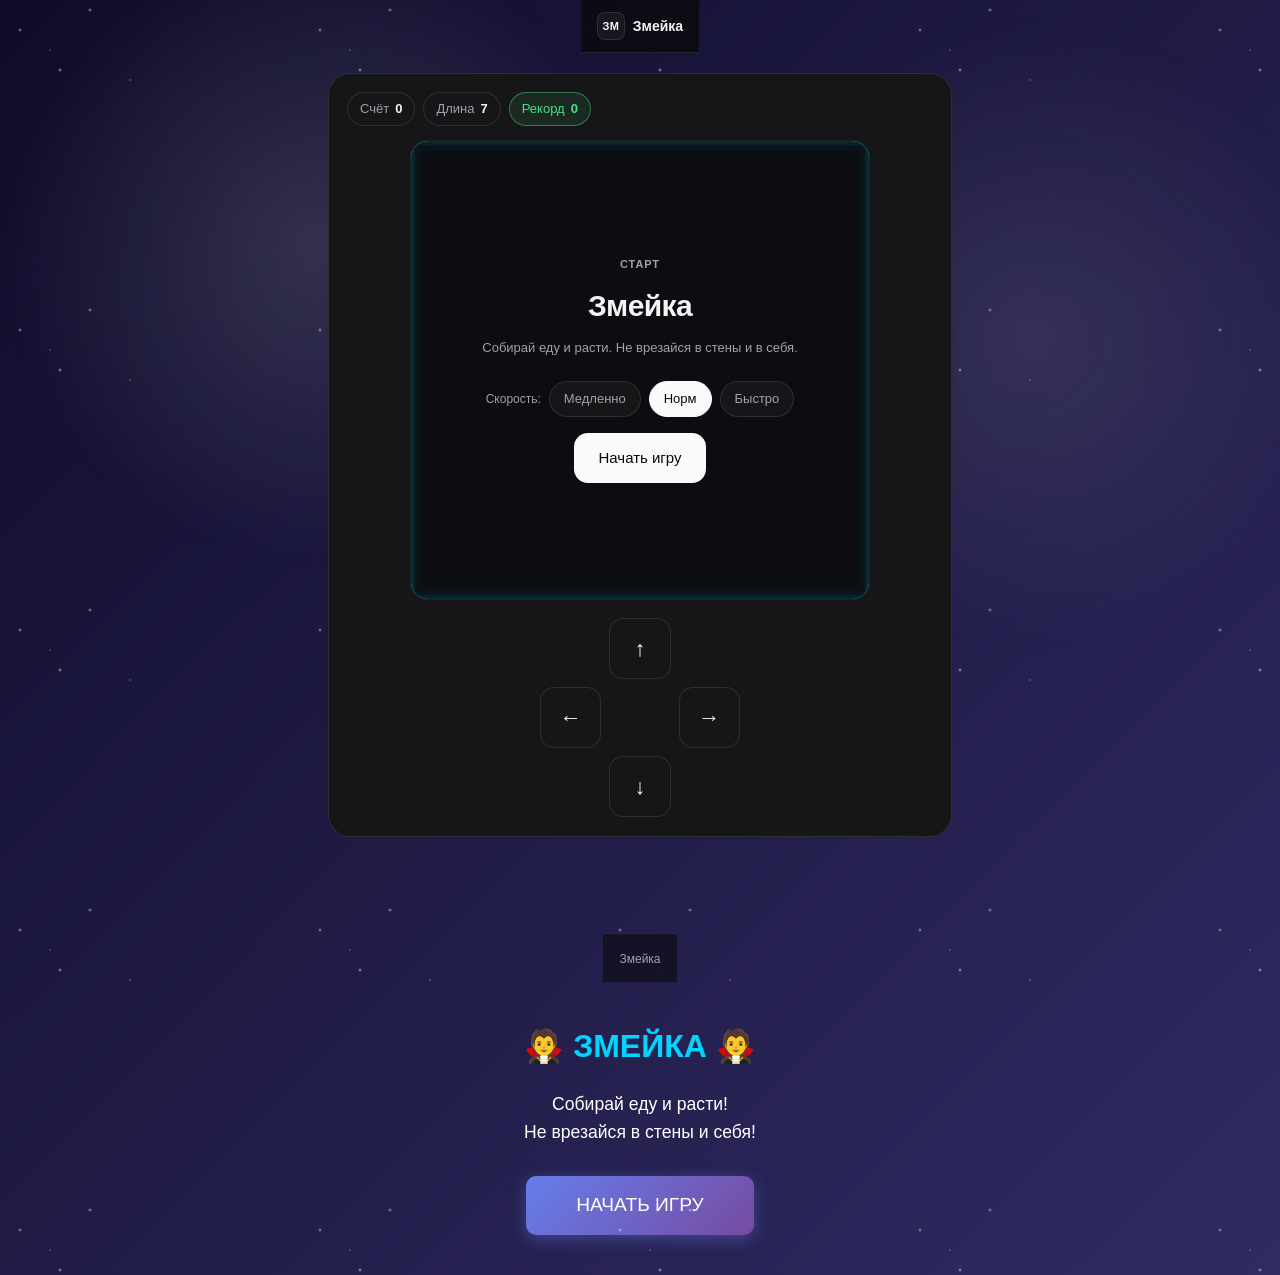
<file: poedanie-krivetki.html>
<!DOCTYPE html>
<html lang="ru" data-theme="dark">
<head>
<meta charset="UTF-8">
<meta name="viewport" content="width=device-width, initial-scale=1, maximum-scale=1, user-scalable=no">
<meta name="theme-color" content="#0a0a0a">
<title>Змейка</title>
<style>
/* ============================================================
   ЗМЕЙКА — около-монохромный стиль (как у Grok). Тёмная тема основная.
   ============================================================ */

/* ── Токены ── */
:root {
  --radius: 14px;
  --bg: #fafaf9;
  --fg: #18181b;
  --muted: #71717a;
  --card: #ffffff;
  --border: rgba(0,0,0,0.10);
  --border-strong: rgba(0,0,0,0.18);
  --accent: rgba(0,0,0,0.04);
  --primary: #18181b;
  --primary-fg: #fafafa;
  --success: #16a34a;
  --success-bg: rgba(22,163,74,0.10);
  --success-border: rgba(22,163,74,0.45);
  --blob: rgba(0,0,0,0.10);
  --blob-2: rgba(0,0,0,0.07);
  --dot: rgba(0,0,0,0.06);
  --font: -apple-system, BlinkMacSystemFont, 'Segoe UI', Roboto, 'Helvetica Neue', Arial, 'Noto Sans', sans-serif, 'Apple Color Emoji','Segoe UI Emoji';
  --mono: ui-monospace, 'SF Mono', Menlo, Consolas, monospace;
}
[data-theme="dark"] {
  --bg: #0a0a0a;
  --fg: #f4f4f5;
  --muted: #a1a1aa;
  --card: #161618;
  --border: rgba(255,255,255,0.10);
  --border-strong: rgba(255,255,255,0.20);
  --accent: rgba(255,255,255,0.05);
  --primary: #fafafa;
  --primary-fg: #0a0a0a;
  --success: #4ade80;
  --success-bg: rgba(74,222,128,0.10);
  --success-border: rgba(74,222,128,0.45);
  --blob: rgba(255,255,255,0.13);
  --blob-2: rgba(255,255,255,0.09);
  --dot: rgba(255,255,255,0.07);
}

/* ── База ── */
* { margin: 0; padding: 0; box-sizing: border-box; }
html { -webkit-text-size-adjust: 100%; text-size-adjust: 100%; }
body {
  font-family: var(--font);
  background: var(--bg);
  color: var(--fg);
  min-height: 100vh;
  display: flex;
  flex-direction: column;
  -webkit-font-smoothing: antialiased;
  -moz-osx-font-smoothing: grayscale;
  line-height: 1.5;
  position: relative;
  overflow-x: hidden;
  transition: background .25s ease, color .25s ease;
}
button { font: inherit; color: inherit; background: none; border: none; cursor: pointer; }
button, [role="button"] { -webkit-tap-highlight-color: transparent; user-select: none; }
:focus { outline: none; }
:focus-visible { outline: 2px solid var(--fg); outline-offset: 2px; border-radius: 6px; }

/* ── Текучий волновой фон ── */
.wave-bg { position: fixed; inset: 0; z-index: 0; pointer-events: none; overflow: hidden; }
.wave-blob {
  position: absolute; width: 70vw; height: 70vw; max-width: 760px; max-height: 760px;
  border-radius: 50%; will-change: transform;
}
.wave-blob-1 { top: -15%; left: -5%; background: radial-gradient(circle, var(--blob) 0%, transparent 60%); animation: drift1 26s ease-in-out infinite; }
.wave-blob-2 { top: -5%; right: -10%; background: radial-gradient(circle, var(--blob-2) 0%, transparent 60%); animation: drift2 32s ease-in-out infinite; }
.wave-blob-3 { top: 25%; left: 30%; width: 55vw; height: 55vw; max-width: 580px; max-height: 580px; background: radial-gradient(circle, var(--blob-2) 0%, transparent 62%); animation: drift3 38s ease-in-out infinite; }
@keyframes drift1 { 0%,100% { transform: translate(0,0) scale(1);} 50% { transform: translate(14vw,8vh) scale(1.12);} }
@keyframes drift2 { 0%,100% { transform: translate(0,0) scale(1);} 50% { transform: translate(-12vw,12vh) scale(1.18);} }
@keyframes drift3 { 0%,100% { transform: translate(0,0) scale(1); opacity:1;} 50% { transform: translate(8vw,-6vh) scale(0.92); opacity:0.7;} }
@media (prefers-reduced-motion: reduce) { .wave-blob { animation: none; } }

/* ── Topbar ── */
.topbar {
  position: sticky; top: 0; z-index: 30;
  display: flex; align-items: center; justify-content: space-between; gap: 12px;
  padding: 12px 16px; border-bottom: 1px solid var(--border);
  background: color-mix(in srgb, var(--bg) 75%, transparent);
  backdrop-filter: blur(12px); -webkit-backdrop-filter: blur(12px);
}
.brand { display: inline-flex; align-items: center; gap: 8px; font-weight: 600; font-size: 14px; }
.brand-mark {
  display: inline-flex; align-items: center; justify-content: center;
  width: 28px; height: 28px; border: 1px solid var(--border);
  background: var(--accent); border-radius: 8px; font-size: 11px; font-weight: 700; letter-spacing: 0.02em;
}
.icon-btn {
  display: inline-flex; align-items: center; justify-content: center;
  width: 36px; height: 36px; border: 1px solid var(--border);
  background: var(--card); border-radius: 999px; color: var(--fg);
  transition: transform .15s, background .15s;
}
.icon-btn:hover { background: var(--accent); }
.icon-btn:active { transform: scale(0.94); }
.theme-icon { display: none; }
[data-theme="dark"] .theme-icon.sun { display: inline-flex; }
[data-theme="light"] .theme-icon.moon { display: inline-flex; }

/* ── Layout ── */
.app {
  flex: 1; position: relative; z-index: 1;
  width: 100%; max-width: 672px; margin: 0 auto; padding: 16px 16px 96px;
}
@media (min-width: 640px) { .app { padding: 20px 24px 96px; } }

.footer {
  position: relative; z-index: 1; margin-top: auto;
  border-top: 1px solid var(--border);
  background: color-mix(in srgb, var(--bg) 60%, transparent);
  backdrop-filter: blur(8px); -webkit-backdrop-filter: blur(8px);
}
.footer-inner {
  width: 100%; max-width: 672px; margin: 0 auto; padding: 16px;
  text-align: center; font-size: 12px; color: var(--muted);
  display: flex; align-items: center; justify-content: center; gap: 6px; flex-wrap: wrap;
}
@supports (padding: env(safe-area-inset-bottom)) {
  .footer-inner { padding-bottom: calc(14px + env(safe-area-inset-bottom)); }
}

/* ── Утилиты ── */
.score-chip {
  display: inline-flex; align-items: center; gap: 6px;
  padding: 6px 12px; border: 1px solid var(--border);
  border-radius: 999px; font-size: 13px; color: var(--muted);
  font-variant-numeric: tabular-nums; background: var(--card);
}
.score-chip strong { color: var(--fg); font-weight: 600; }
.score-chip.best { border-color: var(--success-border); background: var(--success-bg); color: var(--success); }
.score-chip.best strong { color: var(--success); }

.pill-btn {
  display: inline-flex; align-items: center; justify-content: center; gap: 6px;
  height: 36px; padding: 0 14px; border: 1px solid var(--border);
  border-radius: 999px; font-size: 13px; color: var(--muted);
  background: var(--card); transition: background .15s, color .15s, border-color .15s;
}
.pill-btn:hover { background: var(--accent); color: var(--fg); }
.pill-btn:active { transform: scale(0.97); }
.pill-btn.active { background: var(--primary); color: var(--primary-fg); border-color: var(--primary); }

.btn {
  display: inline-flex; align-items: center; justify-content: center; gap: 8px;
  height: 44px; padding: 0 18px; border-radius: 12px; font-size: 14px; font-weight: 500;
  background: var(--primary); color: var(--primary-fg); transition: transform .12s, opacity .15s;
}
.btn:hover { opacity: 0.9; }
.btn:active { transform: scale(0.98); }
.btn-lg { height: 50px; padding: 0 24px; font-size: 15px; border-radius: 14px; }
.btn-outline { background: var(--card); color: var(--fg); border: 1px solid var(--border-strong); }

/* ── Анимации ── */
@keyframes fadeUp { from { opacity: 0; transform: translateY(8px);} to { opacity: 1; transform: translateY(0);} }
@keyframes fadeIn { from { opacity: 0;} to { opacity: 1;} }
@keyframes pop { 0% { transform: scale(0.96); opacity: 0;} 100% { transform: scale(1); opacity: 1;} }
.anim-fade { animation: fadeUp .3s ease-out both; }
@media (prefers-reduced-motion: reduce) { .anim-fade { animation: none; } }

/* ── Game card ── */
.game-card {
  border: 1px solid var(--border); background: var(--card);
  border-radius: 22px; padding: 18px;
  box-shadow: 0 1px 3px rgba(0,0,0,0.04), 0 1px 2px rgba(0,0,0,0.06);
  animation: fadeUp .3s ease-out both;
}
.score-row { display: flex; align-items: center; gap: 8px; flex-wrap: wrap; margin-bottom: 14px; }

.board-wrap {
  position: relative; width: 100%; max-width: 460px; margin: 0 auto;
  aspect-ratio: 1 / 1; border: 1px solid var(--border); border-radius: 18px;
  overflow: hidden; background: var(--bg);
  touch-action: none;
}
.board-wrap canvas { display: block; width: 100%; height: 100%; }

.board-overlay {
  position: absolute; inset: 0; z-index: 5;
  display: flex; flex-direction: column; align-items: center; justify-content: center;
  text-align: center; padding: 20px; gap: 10px;
  background: color-mix(in srgb, var(--bg) 78%, transparent);
  backdrop-filter: blur(6px); -webkit-backdrop-filter: blur(6px);
  animation: fadeIn .2s ease-out;
}
.board-overlay.hidden { display: none; }
.board-overlay .ov-eyebrow { font-size: 11px; font-weight: 600; text-transform: uppercase; letter-spacing: 0.08em; color: var(--muted); }
.board-overlay .ov-title { font-size: clamp(22px, 6vw, 30px); font-weight: 700; letter-spacing: -0.02em; }
.board-overlay .ov-sub { font-size: 13px; color: var(--muted); max-width: 320px; line-height: 1.5; }
.board-overlay .ov-score { font-size: clamp(40px, 12vw, 56px); font-weight: 700; font-variant-numeric: tabular-nums; line-height: 1; }
.board-overlay .ov-actions { display: flex; gap: 8px; flex-wrap: wrap; justify-content: center; margin-top: 6px; }

.speed-row { display: flex; align-items: center; gap: 8px; justify-content: center; margin-top: 14px; flex-wrap: wrap; }
.speed-label { font-size: 12px; color: var(--muted); }

/* ── D-pad ── */
.dpad {
  margin: 18px auto 0; width: 100%; max-width: 220px;
  display: grid; grid-template-columns: repeat(3, 1fr); grid-template-rows: repeat(3, 1fr);
  gap: 8px; aspect-ratio: 3 / 3;
}
.dpad-btn {
  display: inline-flex; align-items: center; justify-content: center;
  border: 1px solid var(--border); background: var(--card);
  border-radius: 14px; color: var(--fg); font-size: 22px;
  transition: transform .1s, background .15s, border-color .15s;
  touch-action: manipulation;
}
.dpad-btn:hover { background: var(--accent); border-color: var(--border-strong); }
.dpad-btn:active { transform: scale(0.92); background: var(--accent); }
.dpad-btn.up { grid-column: 2; grid-row: 1; }
.dpad-btn.left { grid-column: 1; grid-row: 2; }
.dpad-btn.right { grid-column: 3; grid-row: 2; }
.dpad-btn.down { grid-column: 2; grid-row: 3; }
@media (min-width: 640px) { .dpad { max-width: 200px; } }

.result-stat { display: inline-flex; align-items: center; gap: 6px; padding: 4px 10px; border: 1px solid var(--border); border-radius: 999px; font-size: 12px; color: var(--muted); }
.result-stat.ok { border-color: var(--success-border); color: var(--success); }

@media (max-width: 480px) { .brand-text { display: none; } }
</style>
</head>
<body>
  <div class="wave-bg" aria-hidden="true">
    <div class="wave-blob wave-blob-1"></div>
    <div class="wave-blob wave-blob-2"></div>
    <div class="wave-blob wave-blob-3"></div>
  </div>

  <header class="topbar">
    <div class="brand">
      <span class="brand-mark">ЗМ</span>
      <span class="brand-text">Змейка</span>
    </div>
  </header>

  <main class="app">
    <section class="game-card" aria-label="Игровое поле">
      <div class="score-row">
        <span class="score-chip">Счёт <strong id="score">0</strong></span>
        <span class="score-chip">Длина <strong id="len">7</strong></span>
        <span class="score-chip best" id="bestChip">Рекорд <strong id="best">0</strong></span>
      </div>

      <div class="board-wrap" id="boardWrap">
        <canvas id="canvas"></canvas>

        <!-- Стартовый оверлей -->
        <div class="board-overlay" id="startOverlay">
          <div class="ov-eyebrow">старт</div>
          <div class="ov-title">Змейка</div>
          <div class="ov-sub">Собирай еду и расти. Не врезайся в стены и в себя.</div>
          <div class="speed-row" role="group" aria-label="Скорость">
            <span class="speed-label">Скорость:</span>
            <button class="pill-btn" data-speed="slow" type="button">Медленно</button>
            <button class="pill-btn active" data-speed="normal" type="button">Норм</button>
            <button class="pill-btn" data-speed="fast" type="button">Быстро</button>
          </div>
          <div class="ov-actions">
            <button class="btn btn-lg" id="startBtn" type="button">Начать игру</button>
          </div>
        </div>

        <!-- Экран окончания -->
        <div class="board-overlay hidden" id="overOverlay">
          <div class="ov-eyebrow">результат</div>
          <div class="ov-title">Игра окончена</div>
          <div class="ov-score" id="finalScore">0</div>
          <span class="result-stat" id="bestStat">рекорд 0</span>
          <div class="ov-actions">
            <button class="btn btn-lg" id="againBtn" type="button">Играть снова</button>
            <button class="btn btn-outline" id="menuBtn" type="button">В меню</button>
          </div>
        </div>
      </div>

      <!-- D-pad -->
      <div class="dpad" aria-label="Управление">
        <button class="dpad-btn up" data-dir="up" aria-label="Вверх" type="button">↑</button>
        <button class="dpad-btn left" data-dir="left" aria-label="Влево" type="button">←</button>
        <button class="dpad-btn right" data-dir="right" aria-label="Вправо" type="button">→</button>
        <button class="dpad-btn down" data-dir="down" aria-label="Вниз" type="button">↓</button>
      </div>
    </section>
  </main>

  <footer class="footer">
    <div class="footer-inner"><span>Змейка</span></div>
  </footer>

<script>
(function () {
  "use strict";

  /* ============================================================
     ПЛАВНАЯ ЗМЕЙКА — непрерывное движение, тело тянется по следу,
     кастомные картинки головы/еды (рядом с html-файлом).
     ============================================================ */

  var BOARD = 460;
  var HEAD_SIZE = 30;
  var BODY_SIZE = 21;
  var FOOD_SIZE = 30;
  var SEG_GAP = 14.5;
  var INIT_LEN = 6;
  var SPEEDS = { slow: 120, normal: 162, fast: 210 };
  var SPEED_CAP = 300;
  var SPEED_GAIN = 4.5;

  var DIR_VEC = {
    up: { x: 0, y: -1 }, down: { x: 0, y: 1 },
    left: { x: -1, y: 0 }, right: { x: 1, y: 0 }
  };
  var OPPOSITE = { up: "down", down: "up", left: "right", right: "left" };

  function palette() {
    if (document.documentElement.dataset.theme === "dark") {
      return {
        board: "#0a0a0a", card: "#161618", fg: "#f4f4f5", muted: "#a1a1aa",
        border: "rgba(255,255,255,0.10)", borderStrong: "rgba(255,255,255,0.22)",
        dot: "rgba(255,255,255,0.06)", tileBg: "#161618"
      };
    }
    return {
      board: "#fafaf9", card: "#ffffff", fg: "#18181b", muted: "#71717a",
      border: "rgba(0,0,0,0.10)", borderStrong: "rgba(0,0,0,0.20)",
      dot: "rgba(0,0,0,0.06)", tileBg: "#ffffff"
    };
  }

  function dist(a, b) {
    var dx = a.x - b.x, dy = a.y - b.y;
    return Math.sqrt(dx * dx + dy * dy);
  }

  function roundRect(ctx, x, y, w, h, r) {
    var rr = Math.min(r, w / 2, h / 2);
    ctx.beginPath();
    ctx.moveTo(x + rr, y);
    ctx.arcTo(x + w, y, x + w, y + h, rr);
    ctx.arcTo(x + w, y + h, x, y + h, rr);
    ctx.arcTo(x, y + h, x, y, rr);
    ctx.arcTo(x, y, x + w, y, rr);
    ctx.closePath();
  }

  /* ── Картинки ── */
  var headImg = new Image();
  headImg.src = "./1 (1).png";
  var foodImg = new Image();
  foodImg.src = "./1 (2).png";

  /* ── Игровое состояние ── */
  var canvas = document.getElementById("canvas");
  var ctx = canvas.getContext("2d");

  var head = { x: BOARD / 2, y: BOARD / 2 };
  var dir = "right";
  var pendingDir = null;
  var trail = [];
  var segments = INIT_LEN;
  var food = { x: 0, y: 0 };
  var speedKey = "normal";
  var speed = SPEEDS.normal;
  var score = 0;

  var raf = 0;
  var lastTs = 0;
  var running = false;
  var foodPulse = 0;
  var eatPulse = 0;

  var best = parseInt(localStorage.getItem("snake-best") || "0", 10) || 0;

  /* ── DOM ── */
  var scoreEl = document.getElementById("score");
  var lenEl = document.getElementById("len");
  var bestEl = document.getElementById("best");
  var startOverlay = document.getElementById("startOverlay");
  var overOverlay = document.getElementById("overOverlay");
  var finalScoreEl = document.getElementById("finalScore");
  var bestStatEl = document.getElementById("bestStat");

  bestEl.textContent = best;

  function setupCanvas() {
    var dpr = Math.min(window.devicePixelRatio || 1, 2);
    canvas.width = BOARD * dpr;
    canvas.height = BOARD * dpr;
    ctx.setTransform(dpr, 0, 0, dpr, 0, 0);
  }
  setupCanvas();
  window.addEventListener("resize", setupCanvas);

  function spawnFood() {
    var margin = FOOD_SIZE;
    for (var tries = 0; tries < 60; tries++) {
      var fx = margin + Math.random() * (BOARD - margin * 2);
      var fy = margin + Math.random() * (BOARD - margin * 2);
      var ok = true;
      for (var i = 0; i < trail.length; i++) {
        if (dist(trail[i], { x: fx, y: fy }) < BODY_SIZE + 4) { ok = false; break; }
      }
      if (ok) { food = { x: fx, y: fy }; return; }
    }
    food = {
      x: margin + Math.random() * (BOARD - margin * 2),
      y: margin + Math.random() * (BOARD - margin * 2)
    };
  }

  function reset() {
    head = { x: BOARD / 2, y: BOARD / 2 };
    dir = "right";
    pendingDir = null;
    segments = INIT_LEN;
    score = 0;
    speed = SPEEDS[speedKey];
    eatPulse = 0;
    trail = [];
    var need = segments * SEG_GAP + 40;
    for (var d = 0; d <= need; d += 3) {
      trail.push({ x: head.x - d, y: head.y });
    }
    spawnFood();
    scoreEl.textContent = score;
    lenEl.textContent = segments + 1;
  }

  function setDir(d) {
    if (d === OPPOSITE[dir]) return;
    if (d === dir) return;
    pendingDir = d;
  }

  function start() {
    if (running) return;
    running = true;
    lastTs = performance.now();
    raf = requestAnimationFrame(loop);
  }

  function stop() {
    running = false;
    cancelAnimationFrame(raf);
  }

  function loop(ts) {
    if (!running) return;
    var dt = (ts - lastTs) / 1000;
    lastTs = ts;
    if (dt > 0.05) dt = 0.05;
    update(dt);
    render();
    raf = requestAnimationFrame(loop);
  }

  function update(dt) {
    if (pendingDir && pendingDir !== OPPOSITE[dir]) {
      dir = pendingDir;
      pendingDir = null;
    }
    var v = DIR_VEC[dir];
    head.x += v.x * speed * dt;
    head.y += v.y * speed * dt;

    var m = HEAD_SIZE / 2;
    if (head.x < m || head.x > BOARD - m || head.y < m || head.y > BOARD - m) {
      die();
      return;
    }

    trail.unshift({ x: head.x, y: head.y });
    var need = segments * SEG_GAP + 30;
    var acc = 0, cut = trail.length;
    for (var i = 1; i < trail.length; i++) {
      acc += dist(trail[i - 1], trail[i]);
      if (acc > need) { cut = i + 1; break; }
    }
    if (cut < trail.length) trail.length = cut;

    if (dist(head, food) < (FOOD_SIZE + HEAD_SIZE) / 2 - 4) {
      segments += 1;
      score += 1;
      speed = Math.min(SPEED_CAP, speed + SPEED_GAIN);
      eatPulse = 1;
      spawnFood();
      scoreEl.textContent = score;
      lenEl.textContent = segments + 1;
    }

    var body = sampleBody();
    var skip = 4;
    for (var j = skip; j < body.length; j++) {
      if (dist(head, body[j]) < (HEAD_SIZE + BODY_SIZE) / 2 - 6) {
        die();
        return;
      }
    }

    if (eatPulse > 0) eatPulse = Math.max(0, eatPulse - dt * 3);
    foodPulse += dt;
  }

  function sampleBody() {
    var pts = [];
    var acc = 0, next = SEG_GAP;
    for (var i = 1; i < trail.length; i++) {
      var a = trail[i - 1], b = trail[i];
      var segLen = dist(a, b);
      while (acc + segLen >= next && pts.length < segments) {
        var t = segLen === 0 ? 0 : (next - acc) / segLen;
        pts.push({ x: a.x + (b.x - a.x) * t, y: a.y + (b.y - a.y) * t });
        next += SEG_GAP;
      }
      acc += segLen;
      if (pts.length >= segments) break;
    }
    return pts;
  }

  function die() {
    running = false;
    cancelAnimationFrame(raf);
    render(true);
    var newBest = score > best;
    if (newBest) {
      best = score;
      try { localStorage.setItem("snake-best", String(best)); } catch (e) {}
    }
    bestEl.textContent = best;
    finalScoreEl.textContent = score;
    if (newBest && score > 0) {
      bestStatEl.textContent = "★ Новый рекорд!";
      bestStatEl.className = "result-stat ok";
    } else {
      bestStatEl.textContent = "рекорд " + best;
      bestStatEl.className = "result-stat";
    }
    overOverlay.classList.remove("hidden");
  }

  function render(dead) {
    var p = palette();

    ctx.fillStyle = p.board;
    ctx.fillRect(0, 0, BOARD, BOARD);

    ctx.fillStyle = p.dot;
    var step = 23;
    for (var x = step / 2; x < BOARD; x += step) {
      for (var y = step / 2; y < BOARD; y += step) {
        ctx.beginPath();
        ctx.arc(x, y, 1, 0, Math.PI * 2);
        ctx.fill();
      }
    }

    var pulse = Math.sin(foodPulse * 4) * 0.08 + 1;
    drawTile(food, FOOD_SIZE * pulse, foodImg, p, 9, 1, false);

    var body = sampleBody();
    if (body.length > 1) {
      ctx.lineJoin = "round";
      ctx.lineCap = "round";
      ctx.strokeStyle = p.fg;
      ctx.globalAlpha = 0.16;
      ctx.lineWidth = BODY_SIZE * 0.95;
      ctx.beginPath();
      ctx.moveTo(head.x, head.y);
      for (var k = 0; k < body.length; k++) ctx.lineTo(body[k].x, body[k].y);
      ctx.stroke();
      ctx.globalAlpha = 1;
    }

    for (var bi = body.length - 1; bi >= 0; bi--) {
      var bp = body[bi];
      var t = bi / Math.max(1, body.length - 1);
      var size = BODY_SIZE * (1 - t * 0.28);
      var alpha = 1 - t * 0.35;
      drawTile(bp, size, headImg, p, 7, alpha, false);
    }

    var headScale = 1 + eatPulse * 0.18;
    drawTile(head, HEAD_SIZE * headScale, headImg, p, 9, 1, true);

    if (dead) {
      ctx.fillStyle = "rgba(220,38,38,0.10)";
      ctx.fillRect(0, 0, BOARD, BOARD);
    }
  }

  function drawTile(pos, size, img, p, radius, alpha, isHead) {
    var x = pos.x - size / 2;
    var y = pos.y - size / 2;
    ctx.save();
    ctx.globalAlpha = alpha;

    ctx.fillStyle = p.tileBg;
    roundRect(ctx, x, y, size, size, radius);
    ctx.fill();

    if (img && img.complete && img.naturalWidth > 0) {
      ctx.save();
      roundRect(ctx, x, y, size, size, radius);
      ctx.clip();
      var iw = img.naturalWidth, ih = img.naturalHeight;
      var scale = Math.max(size / iw, size / ih);
      var dw = iw * scale, dh = ih * scale;
      ctx.drawImage(img, x + (size - dw) / 2, y + (size - dh) / 2, dw, dh);
      ctx.restore();
    } else {
      ctx.fillStyle = isHead ? p.fg : p.muted;
      ctx.beginPath();
      ctx.arc(pos.x, pos.y, size * 0.32, 0, Math.PI * 2);
      ctx.fill();
    }

    ctx.strokeStyle = isHead ? p.borderStrong : p.border;
    ctx.lineWidth = isHead ? 1.5 : 1;
    roundRect(ctx, x, y, size, size, radius);
    ctx.stroke();

    ctx.restore();
  }

  /* ── Управление ── */
  window.addEventListener("keydown", function (e) {
    if (!running) return;
    var k = e.key;
    var d = null;
    if (k === "ArrowUp" || k === "w" || k === "W" || k === "ц" || k === "Ц") d = "up";
    else if (k === "ArrowDown" || k === "s" || k === "S" || k === "ы" || k === "Ы") d = "down";
    else if (k === "ArrowLeft" || k === "a" || k === "A" || k === "ф" || k === "Ф") d = "left";
    else if (k === "ArrowRight" || k === "d" || k === "D" || k === "в" || k === "В") d = "right";
    if (d) { e.preventDefault(); setDir(d); }
  }, { passive: false });

  Array.prototype.forEach.call(document.querySelectorAll(".dpad-btn"), function (btn) {
    var d = btn.getAttribute("data-dir");
    var fire = function (e) { e.preventDefault(); if (running) setDir(d); };
    btn.addEventListener("touchstart", fire, { passive: false });
    btn.addEventListener("mousedown", fire);
    btn.addEventListener("click", fire);
  });

  /* свайпы по полю */
  var touchStart = null;
  var boardWrap = document.getElementById("boardWrap");
  boardWrap.addEventListener("touchstart", function (e) {
    var t = e.touches[0];
    touchStart = { x: t.clientX, y: t.clientY };
  }, { passive: true });
  boardWrap.addEventListener("touchend", function (e) {
    if (!touchStart) return;
    var s = touchStart; touchStart = null;
    var t = e.changedTouches[0];
    var dx = t.clientX - s.x, dy = t.clientY - s.y;
    var adx = Math.abs(dx), ady = Math.abs(dy);
    if (adx < 18 && ady < 18) return;
    if (!running) return;
    if (adx > ady) setDir(dx > 0 ? "right" : "left");
    else setDir(dy > 0 ? "down" : "up");
  }, { passive: true });

  /* ── Скорость ── */
  Array.prototype.forEach.call(document.querySelectorAll("[data-speed]"), function (btn) {
    btn.addEventListener("click", function () {
      speedKey = btn.getAttribute("data-speed");
      Array.prototype.forEach.call(document.querySelectorAll("[data-speed]"), function (b) {
        b.classList.toggle("active", b === btn);
      });
    });
  });

  /* ── Кнопки экранов ── */
  function beginGame() {
    scoreEl.textContent = "0";
    lenEl.textContent = String(INIT_LEN + 1);
    startOverlay.classList.add("hidden");
    overOverlay.classList.add("hidden");
    reset();
    start();
  }
  document.getElementById("startBtn").addEventListener("click", beginGame);
  document.getElementById("againBtn").addEventListener("click", beginGame);
  document.getElementById("menuBtn").addEventListener("click", function () {
    overOverlay.classList.add("hidden");
    startOverlay.classList.remove("hidden");
  });

  /* инициализация следа для стартового кадра (чтобы поле не было пустым за оверлеем) */
  reset();
  running = false;
  render();
})();
</script>
</body>
</html>
<!DOCTYPE html>
<html lang="ru">
<head>
    <meta charset="UTF-8">
    <meta name="viewport" content="width=device-width, initial-scale=1.0, maximum-scale=1.0, user-scalable=no">
    <title>Змейка</title>
    <style>
        :root {
            --bg-gradient-start: #0f0c29;
            --bg-gradient-end: #302b63;
            --container-bg: #1a1a2e;
            --text-color: #ffffff;
            --header-color: #00d4ff;
            --border-color: #3a3a52;
        }

        * {
            margin: 0;
            padding: 0;
            box-sizing: border-box;
            -webkit-tap-highlight-color: transparent;
        }

        body {
            font-family: 'Segoe UI', Tahoma, Geneva, Verdana, sans-serif;
            background: linear-gradient(135deg, var(--bg-gradient-start) 0%, var(--bg-gradient-end) 100%);
            display: flex;
            justify-content: center;
            align-items: center;
            min-height: 100vh;
            overflow: hidden;
            touch-action: none;
            transition: background 0.3s ease;
            position: relative;
        }

        /* Звёздный фон */
        body::before {
            content: '';
            position: absolute;
            top: 0;
            left: 0;
            width: 100%;
            height: 100%;
            background-image: 
                radial-gradient(2px 2px at 20px 30px, #eee, transparent),
                radial-gradient(2px 2px at 60px 70px, #fff, transparent),
                radial-gradient(1px 1px at 50px 50px, #ddd, transparent),
                radial-gradient(1px 1px at 130px 80px, #fff, transparent),
                radial-gradient(2px 2px at 90px 10px, #eee, transparent);
            background-size: 300px 300px;
            animation: twinkle 200s linear infinite;
            opacity: 0.6;
            pointer-events: none;
        }

        @keyframes twinkle {
            0%, 100% { 
                opacity: 0.6;
                transform: scale(1);
            }
            50% { 
                opacity: 0.3;
                transform: scale(1.1);
            }
        }

        .container {
            text-align: center;
            background: var(--container-bg);
            padding: 20px;
            border-radius: 20px;
            box-shadow: 0 20px 60px rgba(0, 0, 0, 0.3);
            backdrop-filter: blur(10px);
            max-width: 100%;
            transition: background 0.3s ease;
            position: relative;
            z-index: 10;
            animation: slideIn 0.5s ease-out;
        }

        @keyframes slideIn {
            from {
                opacity: 0;
                transform: translateY(-30px);
            }
            to {
                opacity: 1;
                transform: translateY(0);
            }
        }

        h1 {
            color: var(--header-color);
            margin-bottom: 15px;
            font-size: 2em;
            text-shadow: 2px 2px 4px rgba(0, 0, 0, 0.1);
            transition: color 0.3s ease;
        }

        .score-board {
            display: flex;
            justify-content: space-around;
            margin-bottom: 15px;
            font-size: 1em;
            gap: 10px;
        }

        .score-item {
            background: linear-gradient(135deg, var(--header-color), #764ba2);
            color: white;
            padding: 8px 15px;
            border-radius: 10px;
            font-weight: bold;
            box-shadow: 0 4px 15px rgba(102, 126, 234, 0.4);
            flex: 1;
        }

        canvas {
            border: 4px solid var(--header-color);
            border-radius: 10px;
            background: #1a1a2e;
            box-shadow: 0 10px 30px rgba(0, 0, 0, 0.3);
            image-rendering: pixelated;
            max-width: 100%;
            height: auto;
        }

        .controls {
            margin-top: 15px;
            display: grid;
            grid-template-columns: repeat(3, 1fr);
            gap: 10px;
            max-width: 200px;
            margin-left: auto;
            margin-right: auto;
        }

        .control-btn {
            background: linear-gradient(135deg, var(--header-color), #764ba2);
            color: white;
            border: none;
            padding: 15px;
            border-radius: 10px;
            font-size: 1.5em;
            cursor: pointer;
            box-shadow: 0 4px 15px rgba(102, 126, 234, 0.4);
            transition: transform 0.1s;
            user-select: none;
        }

        .control-btn:active {
            transform: scale(0.95);
        }

        .control-btn:nth-child(1) {
            grid-column: 2;
        }

        .control-btn:nth-child(2) {
            grid-column: 1;
        }

        .control-btn:nth-child(3) {
            grid-column: 3;
        }

        .control-btn:nth-child(4) {
            grid-column: 2;
        }

        .start-screen, .game-over {
            display: none;
            padding: 40px 20px;
            text-align: center;
        }

        .start-screen {
            display: block;
        }

        .start-screen h2 {
            color: var(--header-color);
            font-size: 2em;
            margin-bottom: 20px;
            transition: color 0.3s ease;
        }

        .start-screen p {
            color: var(--text-color);
            font-size: 1.1em;
            margin-bottom: 30px;
            line-height: 1.6;
            transition: color 0.3s ease;
        }

        .start-btn {
            background: linear-gradient(135deg, #667eea, #764ba2);
            color: white;
            border: none;
            padding: 15px 50px;
            border-radius: 10px;
            font-size: 1.2em;
            cursor: pointer;
            transition: transform 0.3s ease;
            box-shadow: 0 4px 15px rgba(102, 126, 234, 0.4);
        }

        .start-btn:hover {
            transform: scale(1.05);
        }

        .start-btn:active {
            transform: scale(0.95);
        }

        .game-over h2 {
            color: var(--header-color);
            font-size: 2em;
            margin-bottom: 20px;
            transition: color 0.3s ease;
        }

        .game-over p {
            font-size: 1.3em;
            color: var(--text-color);
            margin-bottom: 30px;
            transition: color 0.3s ease;
        }

        .game-over button {
            background: linear-gradient(135deg, #667eea, #764ba2);
            color: white;
            border: none;
            padding: 15px 40px;
            border-radius: 10px;
            font-size: 1.1em;
            cursor: pointer;
            transition: transform 0.2s;
            box-shadow: 0 4px 15px rgba(102, 126, 234, 0.4);
        }

        .game-over button:active {
            transform: scale(0.95);
        }

        .quiz-content {
            display: none;
        }

        @media (min-width: 768px) {
            h1 {
                font-size: 2.5em;
            }
            .score-board {
                font-size: 1.2em;
            }
            .container {
                padding: 30px;
            }
        }
    </style>
</head>
<body>
    <!-- Start Screen -->
    <div class="start-screen" id="startScreen">
        <h2>🧛 ЗМЕЙКА 🧛</h2>
        <p>Собирай еду и расти!<br>Не врезайся в стены и себя!</p>
        <button class="start-btn" onclick="startGame()">НАЧАТЬ ИГРУ</button>
    </div>
    
    <div class="container quiz-content" id="gameContent">
        <h1>🧛 ЗМЕЙКА 🧛</h1>
        
        <div class="score-board">
            <div class="score-item">
                Счёт: <span id="score">0</span>
            </div>
            <div class="score-item">
                Рекорд: <span id="highScore">0</span>
            </div>
        </div>
        
        <canvas id="gameCanvas" width="300" height="300"></canvas>
        
        <!-- Mobile Controls -->
        <div class="controls">
            <button class="control-btn" id="btnUp">↑</button>
            <button class="control-btn" id="btnLeft">←</button>
            <button class="control-btn" id="btnRight">→</button>
            <button class="control-btn" id="btnDown">↓</button>
        </div>
    </div>

    <div class="game-over" id="gameOver">
        <h2>Игра окончена!</h2>
        <p>Ваш счёт: <span id="finalScore">0</span></p>
        <button onclick="restartGame()">Играть снова</button>
    </div>

    <script>
        var canvas = document.getElementById('gameCanvas');
        var ctx = canvas.getContext('2d');
        
        var grid = 30;
        var count = 0;
        
        var snake = {
            x: 150,
            y: 150,
            dx: grid,
            dy: 0,
            cells: [],
            maxCells: 1
        };
        
        var apple = {
            x: 90,
            y: 90
        };

        const snakeHeadImg = new Image();
        snakeHeadImg.src = './1 (1).png';
        
        const foodImg = new Image();
        foodImg.src = './1 (2).png';

        let score = 0;
        let highScore = localStorage.getItem('snakeHighScore') || 0;
        let gameRunning = false;
        let gameStarted = false;

        document.getElementById('highScore').textContent = highScore;

        function getRandomInt(min, max) {
            return Math.floor(Math.random() * (max - min)) + min;
        }

        function startGame() {
            document.getElementById('startScreen').style.display = 'none';
            document.getElementById('gameContent').style.display = 'block';
            gameStarted = true;
            gameRunning = true;
            
            snake.x = 150;
            snake.y = 150;
            snake.dx = grid;
            snake.dy = 0;
            snake.cells = [];
            snake.maxCells = 4;
            
            score = 0;
            document.getElementById('score').textContent = score;
            
            apple.x = getRandomInt(0, 10) * grid;
            apple.y = getRandomInt(0, 10) * grid;
            
            requestAnimationFrame(loop);
        }

        function loop() {
            if(!gameRunning) return;
            
            requestAnimationFrame(loop);

            // slow game loop - замедляем змейку (было 6, теперь 12 = медленнее в 2 раза)
            if (++count < 35) {
                return;
            }

            count = 0;
            ctx.clearRect(0, 0, canvas.width, canvas.height);
            
            ctx.fillStyle = '#1a1a2e';
            ctx.fillRect(0, 0, canvas.width, canvas.height);

            snake.x += snake.dx;
            snake.y += snake.dy;

            if (snake.x < 0 || snake.x >= canvas.width || 
                snake.y < 0 || snake.y >= canvas.height) {
                gameOver();
                return;
            }

            snake.cells.unshift({x: snake.x, y: snake.y});

            if (snake.cells.length > snake.maxCells) {
                snake.cells.pop();
            }

            if(foodImg.complete) {
                const pulse = Math.sin(Date.now() / 200) * 0.1 + 1;
                const size = grid * pulse;
                ctx.drawImage(
                    foodImg,
                    apple.x + (grid - size)/2,
                    apple.y + (grid - size)/2,
                    size,
                    size
                );
            }

            snake.cells.forEach(function(cell, index) {
                
                if(index === 0 && snakeHeadImg.complete) {
                    ctx.save();
                    ctx.translate(cell.x + grid/2, cell.y + grid/2);
                    
                    if(snake.dx === grid) ctx.rotate(Math.PI / 2);
                    else if(snake.dx === -grid) ctx.rotate(-Math.PI / 2);
                    else if(snake.dy === grid) ctx.rotate(Math.PI);
                    
                    ctx.drawImage(snakeHeadImg, -grid/2, -grid/2, grid, grid);
                    ctx.restore();
                } else {
                    const alpha = 1 - (index / snake.cells.length * 0.5);
                    const gradient = ctx.createRadialGradient(
                        cell.x + grid/2,
                        cell.y + grid/2,
                        0,
                        cell.x + grid/2,
                        cell.y + grid/2,
                        grid/2
                    );
                    gradient.addColorStop(0, `rgba(102, 126, 234, ${alpha})`);
                    gradient.addColorStop(1, `rgba(118, 75, 162, ${alpha})`);
                    
                    ctx.fillStyle = gradient;
                    ctx.beginPath();
                    ctx.arc(
                        cell.x + grid/2,
                        cell.y + grid/2,
                        grid/2 - 2,
                        0,
                        2 * Math.PI
                    );
                    ctx.fill();
                }

                if (cell.x === apple.x && cell.y === apple.y) {
                    snake.maxCells++;
                    score++;
                    document.getElementById('score').textContent = score;
                    
                    if(score > highScore) {
                        highScore = score;
                        localStorage.setItem('snakeHighScore', highScore);
                        document.getElementById('highScore').textContent = highScore;
                    }

                    apple.x = getRandomInt(0, 10) * grid;
                    apple.y = getRandomInt(0, 10) * grid;
                }

                for (var i = index + 1; i < snake.cells.length; i++) {
                    if (cell.x === snake.cells[i].x && cell.y === snake.cells[i].y) {
                        gameOver();
                        return;
                    }
                }
            });
        }

        document.addEventListener('keydown', function(e) {
            if(!gameStarted) return;

            if (e.which === 37 && snake.dx === 0) {
                snake.dx = -grid;
                snake.dy = 0;
            }
            else if (e.which === 38 && snake.dy === 0) {
                snake.dy = -grid;
                snake.dx = 0;
            }
            else if (e.which === 39 && snake.dx === 0) {
                snake.dx = grid;
                snake.dy = 0;
            }
            else if (e.which === 40 && snake.dy === 0) {
                snake.dy = grid;
                snake.dx = 0;
            }
        });

        function setupControls() {
            const btnUp = document.getElementById('btnUp');
            const btnDown = document.getElementById('btnDown');
            const btnLeft = document.getElementById('btnLeft');
            const btnRight = document.getElementById('btnRight');

            function handleUp(e) {
                e.preventDefault();
                e.stopPropagation();
                if(snake.dy === 0) {
                    snake.dy = -grid;
                    snake.dx = 0;
                }
            }

            function handleDown(e) {
                e.preventDefault();
                e.stopPropagation();
                if(snake.dy === 0) {
                    snake.dy = grid;
                    snake.dx = 0;
                }
            }

            function handleLeft(e) {
                e.preventDefault();
                e.stopPropagation();
                if(snake.dx === 0) {
                    snake.dx = -grid;
                    snake.dy = 0;
                }
            }

            function handleRight(e) {
                e.preventDefault();
                e.stopPropagation();
                if(snake.dx === 0) {
                    snake.dx = grid;
                    snake.dy = 0;
                }
            }

            if(btnUp) {
                btnUp.addEventListener('touchstart', handleUp, {passive: false});
                btnUp.addEventListener('mousedown', handleUp);
                btnUp.addEventListener('click', handleUp);
            }

            if(btnDown) {
                btnDown.addEventListener('touchstart', handleDown, {passive: false});
                btnDown.addEventListener('mousedown', handleDown);
                btnDown.addEventListener('click', handleDown);
            }

            if(btnLeft) {
                btnLeft.addEventListener('touchstart', handleLeft, {passive: false});
                btnLeft.addEventListener('mousedown', handleLeft);
                btnLeft.addEventListener('click', handleLeft);
            }

            if(btnRight) {
                btnRight.addEventListener('touchstart', handleRight, {passive: false});
                btnRight.addEventListener('mousedown', handleRight);
                btnRight.addEventListener('click', handleRight);
            }
        }

        function gameOver() {
            gameRunning = false;
            document.getElementById('finalScore').textContent = score;
            document.getElementById('gameContent').style.display = 'none';
            document.getElementById('gameOver').style.display = 'block';
        }

        function restartGame() {
            document.getElementById('gameOver').style.display = 'none';
            startGame();
        }

        setupControls();
    </script>
</body>
</html>
</file>
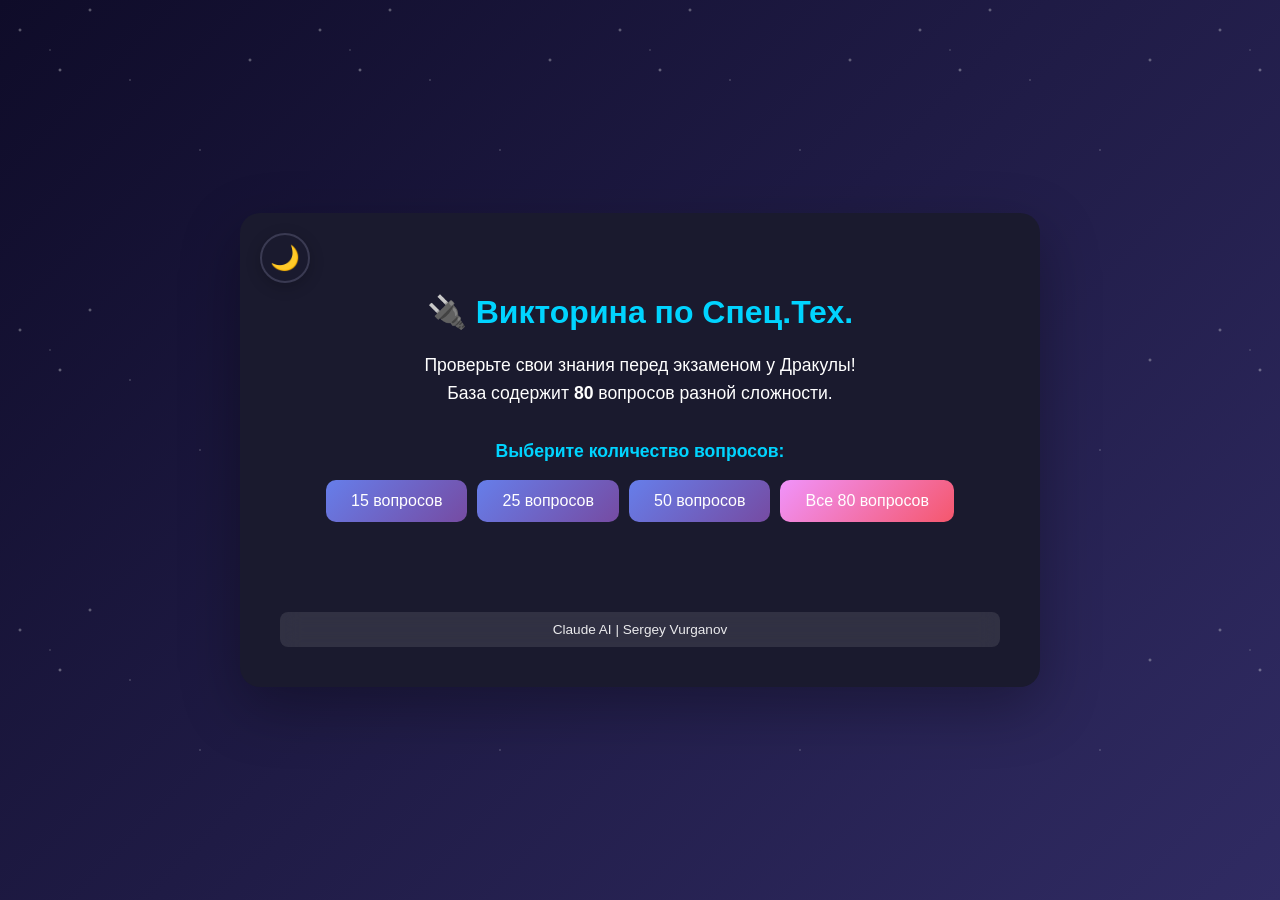
<file: newschool/nam_zhopa.html>
<!DOCTYPE html>
<html lang="ru">
<head>
    <meta charset="UTF-8">
    <meta name="viewport" content="width=device-width, initial-scale=1.0, maximum-scale=1.0, user-scalable=yes">
    <title>Викторина по спец.теху</title>
    <style>
        :root {
            --bg-gradient-start: #667eea;
            --bg-gradient-end: #764ba2;
            --container-bg: white;
            --text-color: #333;
            --header-color: #667eea;
            --border-color: #e0e0e0;
            --question-bg: #f8f9fa;
            --answer-hover-bg: #f8f9fa;
        }

        [data-theme="dark"] {
            --bg-gradient-start: #0f0c29;
            --bg-gradient-end: #302b63;
            --container-bg: #1a1a2e;
            --text-color: #ffffff;
            --header-color: #00d4ff;
            --border-color: #3a3a52;
            --question-bg: #16213e;
            --answer-hover-bg: #1e2a47;
        }

        * { margin: 0; padding: 0; box-sizing: border-box; }

        body {
            font-family: 'Segoe UI', Tahoma, Geneva, Verdana, sans-serif;
            background: linear-gradient(135deg, var(--bg-gradient-start) 0%, var(--bg-gradient-end) 100%);
            min-height: 100vh;
            display: flex;
            justify-content: center;
            align-items: center;
            padding: 20px;
            transition: background 0.3s ease;
            overflow-x: hidden;
            overflow-y: auto;
        }

        [data-theme="dark"] body::before {
            content: '';
            position: fixed;
            top: 0; left: 0;
            width: 100%; height: 100%;
            background-image:
                radial-gradient(2px 2px at 20px 30px, #eee, transparent),
                radial-gradient(2px 2px at 60px 70px, #fff, transparent),
                radial-gradient(1px 1px at 50px 50px, #ddd, transparent),
                radial-gradient(1px 1px at 130px 80px, #fff, transparent),
                radial-gradient(2px 2px at 90px 10px, #eee, transparent),
                radial-gradient(1px 1px at 200px 150px, #fff, transparent),
                radial-gradient(2px 2px at 250px 60px, #eee, transparent);
            background-size: 300px 300px;
            animation: twinkle 200s linear infinite;
            opacity: 0.5;
            pointer-events: none;
            z-index: 0;
        }

        @keyframes twinkle {
            0%, 100% { opacity: 0.5; transform: scale(1); }
            50% { opacity: 0.25; transform: scale(1.1); }
        }

        .container {
            background: var(--container-bg);
            border-radius: 20px;
            box-shadow: 0 20px 60px rgba(0, 0, 0, 0.3);
            max-width: 800px;
            width: 100%;
            padding: 40px;
            animation: slideIn 0.5s ease-out;
            transition: background 0.3s ease;
            position: relative;
            z-index: 10;
            max-height: 90vh;
            overflow-y: auto;
            -webkit-overflow-scrolling: touch;
        }

        @keyframes slideIn {
            from { opacity: 0; transform: translateY(-30px); }
            to   { opacity: 1; transform: translateY(0); }
        }

        @media (max-width: 768px) {
            .container { padding: 20px; max-height: none; }
            body { align-items: flex-start; padding: 10px; }
        }

        /* ── Theme Toggle ── */
        .theme-toggle {
            position: absolute;
            top: 20px; left: 20px;
            background: var(--container-bg);
            border: 2px solid var(--border-color);
            width: 50px; height: 50px;
            border-radius: 50%;
            cursor: pointer;
            display: flex; align-items: center; justify-content: center;
            font-size: 1.5em;
            transition: all 0.3s ease;
            z-index: 1001;
            box-shadow: 0 4px 15px rgba(0,0,0,0.2);
        }
        .theme-toggle:hover { transform: rotate(180deg) scale(1.1); }

        /* ── Loading screen ── */
        .loading-screen {
            text-align: center;
            padding: 60px 20px;
        }
        .loading-screen p {
            color: var(--text-color);
            font-size: 1.1em;
            margin-top: 20px;
        }
        .spinner {
            width: 50px; height: 50px;
            border: 5px solid var(--border-color);
            border-top-color: var(--header-color);
            border-radius: 50%;
            animation: spin 0.8s linear infinite;
            margin: 0 auto;
        }
        @keyframes spin { to { transform: rotate(360deg); } }

        /* ── Error screen ── */
        .error-screen {
            text-align: center;
            padding: 40px 20px;
        }
        .error-screen h2 { color: #dc3545; margin-bottom: 15px; }
        .error-screen p  { color: var(--text-color); margin-bottom: 20px; line-height: 1.6; }
        .error-screen code {
            background: var(--question-bg);
            padding: 4px 8px;
            border-radius: 4px;
            font-size: 0.9em;
        }

        /* ── Start screen ── */
        .start-screen {
            text-align: center;
            padding: 40px 20px;
        }
        .start-screen h2 {
            color: var(--header-color);
            font-size: 2em;
            margin-bottom: 20px;
        }
        .start-screen p {
            color: var(--text-color);
            font-size: 1.1em;
            margin-bottom: 30px;
            line-height: 1.6;
        }
        .start-screen .question-count-label {
            font-weight: bold;
            margin-bottom: 15px;
            color: var(--header-color);
        }
        .count-buttons {
            display: flex;
            gap: 10px;
            justify-content: center;
            flex-wrap: wrap;
        }
        .question-count-btn {
            background: linear-gradient(135deg, #667eea, #764ba2);
            color: white;
            border: none;
            padding: 12px 25px;
            border-radius: 10px;
            font-size: 1em;
            cursor: pointer;
            transition: transform 0.3s ease;
        }
        .question-count-btn:hover { transform: scale(1.05); }
        .question-count-btn.all {
            background: linear-gradient(135deg, #f093fb, #f5576c);
        }

        /* ── Quiz content ── */
        .quiz-content { display: none; }

        .header {
            text-align: center;
            margin-bottom: 30px;
            position: relative;
        }
        .header h1 { color: var(--header-color); font-size: 2em; margin-bottom: 10px; }

        .finish-early-btn {
            position: absolute;
            top: 5px; right: 5px;
            background: none; border: none;
            font-size: 1.8em; cursor: pointer;
            color: var(--text-color);
            width: 40px; height: 40px;
            display: flex; align-items: center; justify-content: center;
            border-radius: 50%;
            transition: all 0.3s ease;
        }
        .finish-early-btn:hover { background: rgba(0,0,0,0.1); transform: rotate(90deg); }

        .score {
            text-align: center;
            font-size: 1.3em;
            color: var(--header-color);
            margin-bottom: 20px;
        }

        .progress-bar {
            width: 100%; height: 8px;
            background: var(--border-color);
            border-radius: 10px;
            overflow: hidden;
            margin-bottom: 20px;
        }
        .progress-fill {
            height: 100%;
            background: linear-gradient(90deg, var(--header-color), #764ba2);
            transition: width 0.3s ease;
        }

        .question-info {
            background: var(--question-bg);
            padding: 15px;
            border-radius: 10px;
            margin-bottom: 20px;
            border-left: 4px solid var(--header-color);
        }
        .question-number {
            font-weight: bold;
            color: var(--header-color);
            font-size: 1.1em;
        }

        .question-text {
            color: var(--text-color);
            font-size: 1.2em;
            line-height: 1.6;
            margin: 20px 0;
            font-weight: 500;
        }

        .answers {
            display: flex;
            flex-direction: column;
            gap: 15px;
            margin-bottom: 30px;
        }
        .answer-btn {
            background: var(--container-bg);
            border: 2px solid var(--border-color);
            padding: 20px;
            border-radius: 12px;
            cursor: pointer;
            transition: all 0.3s ease;
            text-align: left;
            font-size: 1em;
            color: var(--text-color);
        }
        .answer-btn:hover {
            border-color: var(--header-color);
            background: var(--answer-hover-bg);
            transform: translateX(5px);
        }
        .answer-btn.correct {
            background: #d4edda;
            border-color: #28a745;
            animation: pulse 0.5s;
            color: #155724;
        }
        .answer-btn.incorrect {
            background: #f8d7da;
            border-color: #dc3545;
            animation: shake 0.5s;
            color: #721c24;
        }
        [data-theme="dark"] .answer-btn.correct  { color: #000; background: #d4edda; }
        [data-theme="dark"] .answer-btn.incorrect { color: #000; background: #f8d7da; }
        .answer-btn.disabled { cursor: not-allowed; opacity: 0.6; }

        @keyframes pulse { 0%,100%{transform:scale(1)}50%{transform:scale(1.02)} }
        @keyframes shake { 0%,100%{transform:translateX(0)}25%{transform:translateX(-5px)}75%{transform:translateX(5px)} }

        .feedback {
            padding: 15px;
            border-radius: 10px;
            margin: 20px 0;
            display: none;
            animation: fadeIn 0.3s;
        }
        @keyframes fadeIn { from{opacity:0} to{opacity:1} }
        .feedback.correct  { background:#d4edda; border:1px solid #28a745; color:#155724; }
        .feedback.incorrect{ background:#f8d7da; border:1px solid #dc3545; color:#721c24; }

        .next-btn {
            background: linear-gradient(135deg, #667eea, #764ba2);
            color: white;
            border: none;
            padding: 15px 40px;
            border-radius: 10px;
            font-size: 1.1em;
            cursor: pointer;
            display: none;
            margin: 20px auto;
            transition: transform 0.3s ease;
        }
        .next-btn:hover { transform: scale(1.05); }

        /* ── Final score ── */
        .final-score {
            text-align: center;
            padding: 40px;
        }
        .final-score h2 { color: var(--header-color); font-size: 2.5em; margin-bottom: 20px; }
        .final-score p  { font-size: 1.3em; color: var(--text-color); margin-bottom: 30px; }
        .restart-btn {
            background: linear-gradient(135deg, #667eea, #764ba2);
            color: white;
            border: none;
            padding: 15px 40px;
            border-radius: 10px;
            font-size: 1.1em;
            cursor: pointer;
            transition: transform 0.3s ease;
        }
        .restart-btn:hover { transform: scale(1.05); }

        /* ── Author ── */
        .author {
            text-align: center;
            font-size: 0.85em;
            margin-top: 20px;
            padding: 10px;
            background: rgba(255,255,255,0.1);
            border-radius: 8px;
            backdrop-filter: blur(10px);
            color: #000;
        }
        [data-theme="dark"] .author { color: rgba(255,255,255,0.9); }
        .author a { color: inherit; text-decoration: none; font-weight: 500; }
        .author a:hover { text-decoration: underline; }

        @media (max-width: 768px) {
            .theme-toggle { width: 45px; height: 45px; font-size: 1.3em; top: 10px; left: 10px; }
            .question-text { font-size: 1.1em; }
            .answer-btn { padding: 15px; font-size: 0.95em; }
            .header h1 { font-size: 1.5em; }
            .start-screen h2 { font-size: 1.5em; }
        }
    </style>
</head>
<body>
<div class="container">
    <button class="theme-toggle" onclick="toggleTheme()" title="Переключить тему">
        <span id="theme-icon">🌙</span>
    </button>

    <!-- Loading -->
    <div class="loading-screen" id="loadingScreen">
        <div class="spinner"></div>
        <p>Загружаю вопросы…</p>
    </div>

    <!-- Error -->
    <div class="error-screen" id="errorScreen" style="display:none;">
        <h2>⚠️ Не удалось загрузить вопросы</h2>
        <p>
            Убедитесь, что рядом с <code>index.html</code> лежит файл <code>questions.json</code>.<br>
            На GitHub Pages — оба файла в одном репозитории.<br>
            При открытии через <code>file://</code> локально браузер может блокировать запрос — откройте через
            локальный сервер или просто задеплойте на GitHub Pages.
        </p>
        <button class="restart-btn" onclick="location.reload()">↺ Попробовать снова</button>
    </div>

    <!-- Start screen -->
    <div class="start-screen" id="startScreen" style="display:none;">
        <h2>🔌 Викторина по Спец.Тех.</h2>
        <p>
            Проверьте свои знания перед экзаменом у Дракулы!<br>
            База содержит <strong id="totalCount">…</strong> вопросов разной сложности.
        </p>
        <div style="margin: 30px 0;">
            <p class="question-count-label">Выберите количество вопросов:</p>
            <div class="count-buttons" id="countButtons">
                <!-- кнопки генерируются JS -->
            </div>
        </div>
    </div>

    <!-- Quiz -->
    <div class="quiz-content" id="quizContent">
        <div class="header">
            <button class="finish-early-btn" onclick="finishEarly()" title="Завершить досрочно">✕</button>
            <h1 id="quizTitle">⚡ Викторина по Спец.Тех.</h1>
            <div class="score" id="score">Правильных ответов: 0 из 0</div>
        </div>
        <div class="progress-bar">
            <div class="progress-fill" id="progressFill"></div>
        </div>
        <div class="question-info">
            <div class="question-number" id="questionNumber"></div>
        </div>
        <div class="question-text" id="questionText"></div>
        <div class="answers" id="answers"></div>
        <div class="feedback" id="feedback"></div>
        <button class="next-btn" id="nextBtn" onclick="nextQuestion()">Следующий вопрос →</button>
    </div>

    <div class="author">
        <a href="https://gniloe-kapito.github.io/podgotovka-ekzamen-dracula17-02-26/poedanie-krivetki.html">Claude AI | Sergey Vurganov</a>
    </div>
</div>

<script>
/* ── Theme ── */
(function () {
    const saved = localStorage.getItem('theme') || 'dark';
    document.documentElement.setAttribute('data-theme', saved);
    const icon = document.getElementById('theme-icon');
    if (icon) icon.textContent = saved === 'dark' ? '🌙' : '☀️';
})();

function toggleTheme() {
    const html = document.documentElement;
    const next = html.getAttribute('data-theme') === 'dark' ? 'light' : 'dark';
    html.setAttribute('data-theme', next);
    localStorage.setItem('theme', next);
    document.getElementById('theme-icon').textContent = next === 'dark' ? '🌙' : '☀️';
}

/* ── State ── */
let allQuestions       = [];
let shuffledQuestions  = [];
let currentQuestion    = 0;
let correctAnswers     = 0;
let answeredQuestions  = 0;
let incorrectQuestions = [];
let isAnswered         = false;

/* ── Helpers ── */
function shuffleArray(arr) {
    const a = [...arr];
    for (let i = a.length - 1; i > 0; i--) {
        const j = Math.floor(Math.random() * (i + 1));
        [a[i], a[j]] = [a[j], a[i]];
    }
    return a;
}

/* ── Load questions ── */
async function loadQuestions() {
    try {
        const res = await fetch('questions.json');
        if (!res.ok) throw new Error(`HTTP ${res.status}`);
        allQuestions = await res.json();
        showStartScreen();
    } catch (e) {
        console.error('Ошибка загрузки questions.json:', e);
        document.getElementById('loadingScreen').style.display = 'none';
        document.getElementById('errorScreen').style.display   = 'block';
    }
}

/* ── Start screen ── */
function showStartScreen() {
    document.getElementById('loadingScreen').style.display = 'none';
    document.getElementById('startScreen').style.display   = 'block';

    const total = allQuestions.length;
    document.getElementById('totalCount').textContent = total;

    const presets = [15, 25, 50, 100];
    const container = document.getElementById('countButtons');
    container.innerHTML = '';

    presets.forEach(n => {
        if (n < total) {
            const btn = document.createElement('button');
            btn.className   = 'question-count-btn';
            btn.textContent = `${n} вопросов`;
            btn.onclick     = () => startQuizWithCount(n);
            container.appendChild(btn);
        }
    });

    const allBtn = document.createElement('button');
    allBtn.className   = 'question-count-btn all';
    allBtn.textContent = `Все ${total} вопросов`;
    allBtn.onclick     = () => startQuizWithCount(total);
    container.appendChild(allBtn);
}

/* ── Quiz start ── */
function startQuizWithCount(count) {
    shuffledQuestions  = shuffleArray(allQuestions).slice(0, count);
    currentQuestion    = 0;
    correctAnswers     = 0;
    answeredQuestions  = 0;
    incorrectQuestions = [];

    document.getElementById('startScreen').style.display  = 'none';
    document.getElementById('quizContent').style.display  = 'block';
    document.getElementById('quizTitle').textContent      = '⚡ Викторина по Спец.Тех.';
    loadQuestion();
}

function startRetryQuiz() {
    shuffledQuestions  = shuffleArray(incorrectQuestions);
    currentQuestion    = 0;
    correctAnswers     = 0;
    answeredQuestions  = 0;
    incorrectQuestions = [];

    document.getElementById('quizTitle').textContent = '⚡ Работа над ошибками';
    document.getElementById('quizContent').innerHTML = buildQuizHTML();
    loadQuestion();
}

function buildQuizHTML() {
    return `
        <div class="header">
            <button class="finish-early-btn" onclick="finishEarly()" title="Завершить досрочно">✕</button>
            <h1 id="quizTitle">⚡ Работа над ошибками</h1>
            <div class="score" id="score">Правильных ответов: 0 из 0</div>
        </div>
        <div class="progress-bar"><div class="progress-fill" id="progressFill"></div></div>
        <div class="question-info"><div class="question-number" id="questionNumber"></div></div>
        <div class="question-text" id="questionText"></div>
        <div class="answers" id="answers"></div>
        <div class="feedback" id="feedback"></div>
        <button class="next-btn" id="nextBtn" onclick="nextQuestion()">Следующий вопрос →</button>
    `;
}

/* ── Question loading ── */
function loadQuestion() {
    isAnswered = false;
    const q = shuffledQuestions[currentQuestion];

    // Перемешиваем ответы
    const withIdx = q.answers.map((text, i) => ({ text, originalIndex: i }));
    const shuffled = shuffleArray(withIdx);
    q.shuffledAnswers        = shuffled;
    q.correctAnswerPosition  = shuffled.findIndex(a => a.originalIndex === q.correct);

    document.getElementById('questionNumber').textContent =
        `Вопрос ${currentQuestion + 1} из ${shuffledQuestions.length} | ${q.category}`;
    document.getElementById('questionText').textContent = q.question;

    const container = document.getElementById('answers');
    container.innerHTML = '';
    shuffled.forEach((ans, idx) => {
        const btn = document.createElement('button');
        btn.className = 'answer-btn';
        btn.textContent = ans.text;
        btn.onclick = () => checkAnswer(idx);
        container.appendChild(btn);
    });

    document.getElementById('feedback').style.display = 'none';
    document.getElementById('nextBtn').style.display  = 'none';
    updateProgress();
}

/* ── Answer check ── */
function checkAnswer(selected) {
    if (isAnswered) return;
    isAnswered = true;

    const q       = shuffledQuestions[currentQuestion];
    const buttons = document.querySelectorAll('.answer-btn');
    const feedback = document.getElementById('feedback');

    buttons.forEach((btn, idx) => {
        btn.classList.add('disabled');
        btn.style.pointerEvents = 'none';
        if (idx === q.correctAnswerPosition)                          btn.classList.add('correct');
        if (idx === selected && idx !== q.correctAnswerPosition)      btn.classList.add('incorrect');
    });

    answeredQuestions++;

    if (selected === q.correctAnswerPosition) {
        correctAnswers++;
        feedback.className   = 'feedback correct';
        feedback.textContent = '✓ Правильно!';
    } else {
        incorrectQuestions.push(q);
        feedback.className   = 'feedback incorrect';
        feedback.textContent = `✗ Неправильно. Правильный ответ: ${q.shuffledAnswers[q.correctAnswerPosition].text}`;
    }

    feedback.style.display = 'block';
    document.getElementById('nextBtn').style.display = 'block';
    updateScore();
}

/* ── Navigation ── */
function nextQuestion() {
    currentQuestion++;
    if (currentQuestion < shuffledQuestions.length) {
        loadQuestion();
    } else {
        showFinalScore();
    }
}

function finishEarly() {
    if (answeredQuestions === 0) { alert('Вы ещё не ответили ни на один вопрос!'); return; }
    if (confirm('Завершить досрочно? Будет показан результат по отвеченным вопросам.')) {
        shuffledQuestions = shuffledQuestions.slice(0, currentQuestion);
        showFinalScore();
    }
}

/* ── Score ── */
function updateScore() {
    document.getElementById('score').textContent =
        `Правильных ответов: ${correctAnswers} из ${answeredQuestions}`;
}

function updateProgress() {
    const pct = ((currentQuestion + 1) / shuffledQuestions.length) * 100;
    document.getElementById('progressFill').style.width = pct + '%';
}

function showFinalScore() {
    const pct = Math.round((correctAnswers / shuffledQuestions.length) * 100);
    let msg = '';
    if (pct >= 90) msg = '🏆 Ебанутый гений 25 века!';
    else if (pct >= 70) msg = '👍 Хорошо! Но есть над чем поработать.';
    else if (pct >= 50) msg = '📚 Неплохо, но рекомендуем повторить материал.';
    else msg = '💪 Нужно больше практики. Попробуйте ещё раз!';

    let retryBtn = '';
    if (incorrectQuestions.length > 0) {
        retryBtn = `<button class="restart-btn" onclick="startRetryQuiz()"
            style="background:linear-gradient(135deg,#f093fb,#f5576c);margin-right:10px;">
            📝 Работа над ошибками (${incorrectQuestions.length})
        </button>`;
    }

    document.getElementById('quizContent').innerHTML = `
        <div class="final-score">
            <h2>Викторина завершена!</h2>
            <p>Ваш результат: <strong>${correctAnswers} из ${shuffledQuestions.length}</strong> (${pct}%)</p>
            <p>${msg}</p>
            <div style="display:flex;justify-content:center;gap:10px;flex-wrap:wrap;">
                ${retryBtn}
                <button class="restart-btn" onclick="location.reload()">🔄 Пройти заново</button>
            </div>
        </div>
    `;
}

/* ── Init ── */
loadQuestions();
</script>
</body>
</html>
</file>
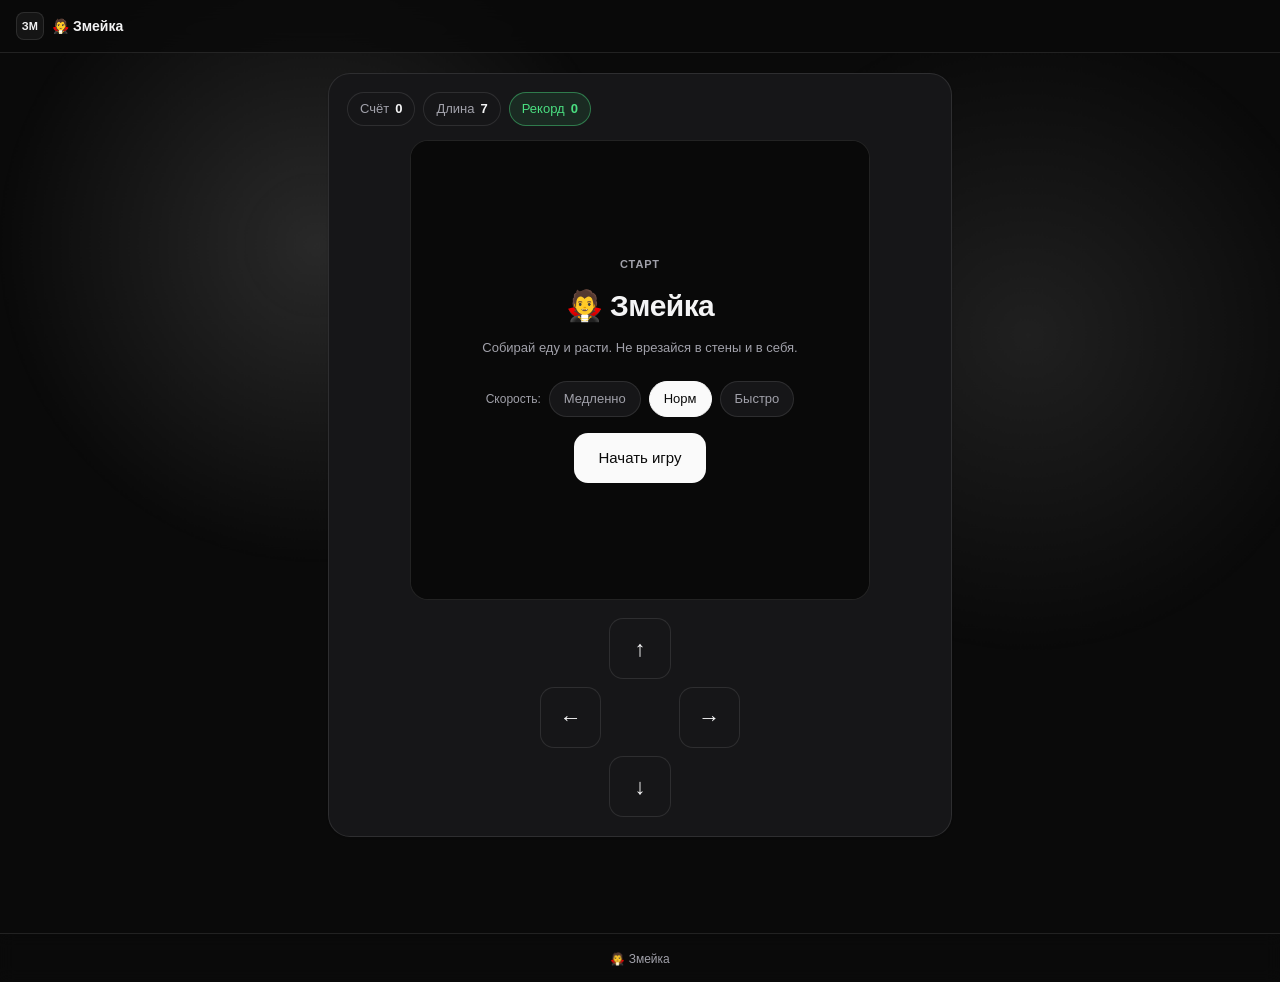
<file: poedanie-krivetki/poedanie-krivetki.html>
<!DOCTYPE html>
<html lang="ru" data-theme="dark">
<head>
<meta charset="UTF-8">
<meta name="viewport" content="width=device-width, initial-scale=1, maximum-scale=1, user-scalable=no">
<meta name="theme-color" content="#0a0a0a">
<title>🧛 Змейка</title>
<style>
/* ============================================================
   ЗМЕЙКА — около-монохромный стиль (как у Grok). Тёмная тема основная.
   ============================================================ */

/* ── Токены ── */
:root {
  --radius: 14px;
  --bg: #fafaf9;
  --fg: #18181b;
  --muted: #71717a;
  --card: #ffffff;
  --border: rgba(0,0,0,0.10);
  --border-strong: rgba(0,0,0,0.18);
  --accent: rgba(0,0,0,0.04);
  --primary: #18181b;
  --primary-fg: #fafafa;
  --success: #16a34a;
  --success-bg: rgba(22,163,74,0.10);
  --success-border: rgba(22,163,74,0.45);
  --blob: rgba(0,0,0,0.10);
  --blob-2: rgba(0,0,0,0.07);
  --dot: rgba(0,0,0,0.06);
  --font: -apple-system, BlinkMacSystemFont, 'Segoe UI', Roboto, 'Helvetica Neue', Arial, 'Noto Sans', sans-serif, 'Apple Color Emoji','Segoe UI Emoji';
  --mono: ui-monospace, 'SF Mono', Menlo, Consolas, monospace;
}
[data-theme="dark"] {
  --bg: #0a0a0a;
  --fg: #f4f4f5;
  --muted: #a1a1aa;
  --card: #161618;
  --border: rgba(255,255,255,0.10);
  --border-strong: rgba(255,255,255,0.20);
  --accent: rgba(255,255,255,0.05);
  --primary: #fafafa;
  --primary-fg: #0a0a0a;
  --success: #4ade80;
  --success-bg: rgba(74,222,128,0.10);
  --success-border: rgba(74,222,128,0.45);
  --blob: rgba(255,255,255,0.13);
  --blob-2: rgba(255,255,255,0.09);
  --dot: rgba(255,255,255,0.07);
}

/* ── База ── */
* { margin: 0; padding: 0; box-sizing: border-box; }
html { -webkit-text-size-adjust: 100%; text-size-adjust: 100%; }
body {
  font-family: var(--font);
  background: var(--bg);
  color: var(--fg);
  min-height: 100vh;
  display: flex;
  flex-direction: column;
  -webkit-font-smoothing: antialiased;
  -moz-osx-font-smoothing: grayscale;
  line-height: 1.5;
  position: relative;
  overflow-x: hidden;
  transition: background .25s ease, color .25s ease;
}
button { font: inherit; color: inherit; background: none; border: none; cursor: pointer; }
button, [role="button"] { -webkit-tap-highlight-color: transparent; user-select: none; }
:focus { outline: none; }
:focus-visible { outline: 2px solid var(--fg); outline-offset: 2px; border-radius: 6px; }

/* ── Текучий волновой фон ── */
.wave-bg { position: fixed; inset: 0; z-index: 0; pointer-events: none; overflow: hidden; }
.wave-blob {
  position: absolute; width: 70vw; height: 70vw; max-width: 760px; max-height: 760px;
  border-radius: 50%; will-change: transform;
}
.wave-blob-1 { top: -15%; left: -5%; background: radial-gradient(circle, var(--blob) 0%, transparent 60%); animation: drift1 26s ease-in-out infinite; }
.wave-blob-2 { top: -5%; right: -10%; background: radial-gradient(circle, var(--blob-2) 0%, transparent 60%); animation: drift2 32s ease-in-out infinite; }
.wave-blob-3 { top: 25%; left: 30%; width: 55vw; height: 55vw; max-width: 580px; max-height: 580px; background: radial-gradient(circle, var(--blob-2) 0%, transparent 62%); animation: drift3 38s ease-in-out infinite; }
@keyframes drift1 { 0%,100% { transform: translate(0,0) scale(1);} 50% { transform: translate(14vw,8vh) scale(1.12);} }
@keyframes drift2 { 0%,100% { transform: translate(0,0) scale(1);} 50% { transform: translate(-12vw,12vh) scale(1.18);} }
@keyframes drift3 { 0%,100% { transform: translate(0,0) scale(1); opacity:1;} 50% { transform: translate(8vw,-6vh) scale(0.92); opacity:0.7;} }
@media (prefers-reduced-motion: reduce) { .wave-blob { animation: none; } }

/* ── Topbar ── */
.topbar {
  position: sticky; top: 0; z-index: 30;
  display: flex; align-items: center; justify-content: space-between; gap: 12px;
  padding: 12px 16px; border-bottom: 1px solid var(--border);
  background: color-mix(in srgb, var(--bg) 75%, transparent);
  backdrop-filter: blur(12px); -webkit-backdrop-filter: blur(12px);
}
.brand { display: inline-flex; align-items: center; gap: 8px; font-weight: 600; font-size: 14px; }
.brand-mark {
  display: inline-flex; align-items: center; justify-content: center;
  width: 28px; height: 28px; border: 1px solid var(--border);
  background: var(--accent); border-radius: 8px; font-size: 11px; font-weight: 700; letter-spacing: 0.02em;
}
.icon-btn {
  display: inline-flex; align-items: center; justify-content: center;
  width: 36px; height: 36px; border: 1px solid var(--border);
  background: var(--card); border-radius: 999px; color: var(--fg);
  transition: transform .15s, background .15s;
}
.icon-btn:hover { background: var(--accent); }
.icon-btn:active { transform: scale(0.94); }
.theme-icon { display: none; }
[data-theme="dark"] .theme-icon.sun { display: inline-flex; }
[data-theme="light"] .theme-icon.moon { display: inline-flex; }

/* ── Layout ── */
.app {
  flex: 1; position: relative; z-index: 1;
  width: 100%; max-width: 672px; margin: 0 auto; padding: 16px 16px 96px;
}
@media (min-width: 640px) { .app { padding: 20px 24px 96px; } }

.footer {
  position: relative; z-index: 1; margin-top: auto;
  border-top: 1px solid var(--border);
  background: color-mix(in srgb, var(--bg) 60%, transparent);
  backdrop-filter: blur(8px); -webkit-backdrop-filter: blur(8px);
}
.footer-inner {
  width: 100%; max-width: 672px; margin: 0 auto; padding: 16px;
  text-align: center; font-size: 12px; color: var(--muted);
  display: flex; align-items: center; justify-content: center; gap: 6px; flex-wrap: wrap;
}
@supports (padding: env(safe-area-inset-bottom)) {
  .footer-inner { padding-bottom: calc(14px + env(safe-area-inset-bottom)); }
}

/* ── Утилиты ── */
.score-chip {
  display: inline-flex; align-items: center; gap: 6px;
  padding: 6px 12px; border: 1px solid var(--border);
  border-radius: 999px; font-size: 13px; color: var(--muted);
  font-variant-numeric: tabular-nums; background: var(--card);
}
.score-chip strong { color: var(--fg); font-weight: 600; }
.score-chip.best { border-color: var(--success-border); background: var(--success-bg); color: var(--success); }
.score-chip.best strong { color: var(--success); }

.pill-btn {
  display: inline-flex; align-items: center; justify-content: center; gap: 6px;
  height: 36px; padding: 0 14px; border: 1px solid var(--border);
  border-radius: 999px; font-size: 13px; color: var(--muted);
  background: var(--card); transition: background .15s, color .15s, border-color .15s;
}
.pill-btn:hover { background: var(--accent); color: var(--fg); }
.pill-btn:active { transform: scale(0.97); }
.pill-btn.active { background: var(--primary); color: var(--primary-fg); border-color: var(--primary); }

.btn {
  display: inline-flex; align-items: center; justify-content: center; gap: 8px;
  height: 44px; padding: 0 18px; border-radius: 12px; font-size: 14px; font-weight: 500;
  background: var(--primary); color: var(--primary-fg); transition: transform .12s, opacity .15s;
}
.btn:hover { opacity: 0.9; }
.btn:active { transform: scale(0.98); }
.btn-lg { height: 50px; padding: 0 24px; font-size: 15px; border-radius: 14px; }
.btn-outline { background: var(--card); color: var(--fg); border: 1px solid var(--border-strong); }

/* ── Анимации ── */
@keyframes fadeUp { from { opacity: 0; transform: translateY(8px);} to { opacity: 1; transform: translateY(0);} }
@keyframes fadeIn { from { opacity: 0;} to { opacity: 1;} }
@keyframes pop { 0% { transform: scale(0.96); opacity: 0;} 100% { transform: scale(1); opacity: 1;} }
.anim-fade { animation: fadeUp .3s ease-out both; }
@media (prefers-reduced-motion: reduce) { .anim-fade { animation: none; } }

/* ── Game card ── */
.game-card {
  border: 1px solid var(--border); background: var(--card);
  border-radius: 22px; padding: 18px;
  box-shadow: 0 1px 3px rgba(0,0,0,0.04), 0 1px 2px rgba(0,0,0,0.06);
  animation: fadeUp .3s ease-out both;
}
.score-row { display: flex; align-items: center; gap: 8px; flex-wrap: wrap; margin-bottom: 14px; }

.board-wrap {
  position: relative; width: 100%; max-width: 460px; margin: 0 auto;
  aspect-ratio: 1 / 1; border: 1px solid var(--border); border-radius: 18px;
  overflow: hidden; background: var(--bg);
  touch-action: none;
}
.board-wrap canvas { display: block; width: 100%; height: 100%; }

.board-overlay {
  position: absolute; inset: 0; z-index: 5;
  display: flex; flex-direction: column; align-items: center; justify-content: center;
  text-align: center; padding: 20px; gap: 10px;
  background: color-mix(in srgb, var(--bg) 78%, transparent);
  backdrop-filter: blur(6px); -webkit-backdrop-filter: blur(6px);
  animation: fadeIn .2s ease-out;
}
.board-overlay.hidden { display: none; }
.board-overlay .ov-eyebrow { font-size: 11px; font-weight: 600; text-transform: uppercase; letter-spacing: 0.08em; color: var(--muted); }
.board-overlay .ov-title { font-size: clamp(22px, 6vw, 30px); font-weight: 700; letter-spacing: -0.02em; }
.board-overlay .ov-sub { font-size: 13px; color: var(--muted); max-width: 320px; line-height: 1.5; }
.board-overlay .ov-score { font-size: clamp(40px, 12vw, 56px); font-weight: 700; font-variant-numeric: tabular-nums; line-height: 1; }
.board-overlay .ov-actions { display: flex; gap: 8px; flex-wrap: wrap; justify-content: center; margin-top: 6px; }

.speed-row { display: flex; align-items: center; gap: 8px; justify-content: center; margin-top: 14px; flex-wrap: wrap; }
.speed-label { font-size: 12px; color: var(--muted); }

/* ── D-pad ── */
.dpad {
  margin: 18px auto 0; width: 100%; max-width: 220px;
  display: grid; grid-template-columns: repeat(3, 1fr); grid-template-rows: repeat(3, 1fr);
  gap: 8px; aspect-ratio: 3 / 3;
}
.dpad-btn {
  display: inline-flex; align-items: center; justify-content: center;
  border: 1px solid var(--border); background: var(--card);
  border-radius: 14px; color: var(--fg); font-size: 22px;
  transition: transform .1s, background .15s, border-color .15s;
  touch-action: manipulation;
}
.dpad-btn:hover { background: var(--accent); border-color: var(--border-strong); }
.dpad-btn:active { transform: scale(0.92); background: var(--accent); }
.dpad-btn.up { grid-column: 2; grid-row: 1; }
.dpad-btn.left { grid-column: 1; grid-row: 2; }
.dpad-btn.right { grid-column: 3; grid-row: 2; }
.dpad-btn.down { grid-column: 2; grid-row: 3; }
@media (min-width: 640px) { .dpad { max-width: 200px; } }

.result-stat { display: inline-flex; align-items: center; gap: 6px; padding: 4px 10px; border: 1px solid var(--border); border-radius: 999px; font-size: 12px; color: var(--muted); }
.result-stat.ok { border-color: var(--success-border); color: var(--success); }

@media (max-width: 480px) { .brand-text { display: none; } }
</style>
</head>
<body>
  <div class="wave-bg" aria-hidden="true">
    <div class="wave-blob wave-blob-1"></div>
    <div class="wave-blob wave-blob-2"></div>
    <div class="wave-blob wave-blob-3"></div>
  </div>

  <header class="topbar">
    <div class="brand">
      <span class="brand-mark">ЗМ</span>
      <span class="brand-text">🧛 Змейка</span>
    </div>
  </header>

  <main class="app">
    <section class="game-card" aria-label="Игровое поле">
      <div class="score-row">
        <span class="score-chip">Счёт <strong id="score">0</strong></span>
        <span class="score-chip">Длина <strong id="len">7</strong></span>
        <span class="score-chip best" id="bestChip">Рекорд <strong id="best">0</strong></span>
      </div>

      <div class="board-wrap" id="boardWrap">
        <canvas id="canvas"></canvas>

        <!-- Стартовый оверлей -->
        <div class="board-overlay" id="startOverlay">
          <div class="ov-eyebrow">старт</div>
          <div class="ov-title">🧛 Змейка</div>
          <div class="ov-sub">Собирай еду и расти. Не врезайся в стены и в себя.</div>
          <div class="speed-row" role="group" aria-label="Скорость">
            <span class="speed-label">Скорость:</span>
            <button class="pill-btn" data-speed="slow" type="button">Медленно</button>
            <button class="pill-btn active" data-speed="normal" type="button">Норм</button>
            <button class="pill-btn" data-speed="fast" type="button">Быстро</button>
          </div>
          <div class="ov-actions">
            <button class="btn btn-lg" id="startBtn" type="button">Начать игру</button>
          </div>
        </div>

        <!-- Экран окончания -->
        <div class="board-overlay hidden" id="overOverlay">
          <div class="ov-eyebrow">результат</div>
          <div class="ov-title">Игра окончена</div>
          <div class="ov-score" id="finalScore">0</div>
          <span class="result-stat" id="bestStat">рекорд 0</span>
          <div class="ov-actions">
            <button class="btn btn-lg" id="againBtn" type="button">Играть снова</button>
            <button class="btn btn-outline" id="menuBtn" type="button">В меню</button>
          </div>
        </div>
      </div>

      <!-- D-pad -->
      <div class="dpad" aria-label="Управление">
        <button class="dpad-btn up" data-dir="up" aria-label="Вверх" type="button">↑</button>
        <button class="dpad-btn left" data-dir="left" aria-label="Влево" type="button">←</button>
        <button class="dpad-btn right" data-dir="right" aria-label="Вправо" type="button">→</button>
        <button class="dpad-btn down" data-dir="down" aria-label="Вниз" type="button">↓</button>
      </div>
    </section>
  </main>

  <footer class="footer">
    <div class="footer-inner"><span>🧛 Змейка</span></div>
  </footer>

<script>
(function () {
  "use strict";

  /* ============================================================
     ПЛАВНАЯ ЗМЕЙКА — непрерывное движение, тело тянется по следу,
     кастомные картинки головы/еды (рядом с html-файлом).
     ============================================================ */

  var BOARD = 460;
  var HEAD_SIZE = 30;
  var BODY_SIZE = 21;
  var FOOD_SIZE = 30;
  var SEG_GAP = 14.5;
  var INIT_LEN = 6;
  var SPEEDS = { slow: 120, normal: 162, fast: 210 };
  var SPEED_CAP = 300;
  var SPEED_GAIN = 4.5;
  var MAX_FOOD = 5; // максимум единиц еды на поле
  var FOOD_STEP = 3; // +1 еда каждые FOOD_STEP очков

  var DIR_VEC = {
    up: { x: 0, y: -1 }, down: { x: 0, y: 1 },
    left: { x: -1, y: 0 }, right: { x: 1, y: 0 }
  };
  var OPPOSITE = { up: "down", down: "up", left: "right", right: "left" };

  function palette() {
    if (document.documentElement.dataset.theme === "dark") {
      return {
        board: "#0a0a0a", card: "#161618", fg: "#f4f4f5", muted: "#a1a1aa",
        border: "rgba(255,255,255,0.10)", borderStrong: "rgba(255,255,255,0.22)",
        dot: "rgba(255,255,255,0.06)", tileBg: "#161618"
      };
    }
    return {
      board: "#fafaf9", card: "#ffffff", fg: "#18181b", muted: "#71717a",
      border: "rgba(0,0,0,0.10)", borderStrong: "rgba(0,0,0,0.20)",
      dot: "rgba(0,0,0,0.06)", tileBg: "#ffffff"
    };
  }

  function dist(a, b) {
    var dx = a.x - b.x, dy = a.y - b.y;
    return Math.sqrt(dx * dx + dy * dy);
  }

  function roundRect(ctx, x, y, w, h, r) {
    var rr = Math.min(r, w / 2, h / 2);
    ctx.beginPath();
    ctx.moveTo(x + rr, y);
    ctx.arcTo(x + w, y, x + w, y + h, rr);
    ctx.arcTo(x + w, y + h, x, y + h, rr);
    ctx.arcTo(x, y + h, x, y, rr);
    ctx.arcTo(x, y, x + w, y, rr);
    ctx.closePath();
  }

  /* ── Картинки ── */
  var headImg = new Image();
  headImg.src = "./1 (1).png";
  var foodImg = new Image();
  foodImg.src = "./1 (2).png";

  /* ── Игровое состояние ── */
  var canvas = document.getElementById("canvas");
  var ctx = canvas.getContext("2d");

  var head = { x: BOARD / 2, y: BOARD / 2 };
  var dir = "right";
  var pendingDir = null;
  var trail = [];
  var segments = INIT_LEN;
  var foods = [];
  var speedKey = "normal";
  var speed = SPEEDS.normal;
  var score = 0;

  var raf = 0;
  var lastTs = 0;
  var running = false;
  var foodPulse = 0;
  var eatPulse = 0;

  var best = parseInt(localStorage.getItem("snake-best") || "0", 10) || 0;

  /* ── DOM ── */
  var scoreEl = document.getElementById("score");
  var lenEl = document.getElementById("len");
  var bestEl = document.getElementById("best");
  var startOverlay = document.getElementById("startOverlay");
  var overOverlay = document.getElementById("overOverlay");
  var finalScoreEl = document.getElementById("finalScore");
  var bestStatEl = document.getElementById("bestStat");

  bestEl.textContent = best;

  function setupCanvas() {
    var dpr = Math.min(window.devicePixelRatio || 1, 2);
    canvas.width = BOARD * dpr;
    canvas.height = BOARD * dpr;
    ctx.setTransform(dpr, 0, 0, dpr, 0, 0);
  }
  setupCanvas();
  window.addEventListener("resize", setupCanvas);

  function targetFoodCount() {
    // чем длиннее змейка — тем больше еды на поле
    return Math.min(MAX_FOOD, 1 + Math.floor(score / FOOD_STEP));
  }

  function spawnOneFood() {
    var margin = FOOD_SIZE;
    for (var tries = 0; tries < 80; tries++) {
      var fx = margin + Math.random() * (BOARD - margin * 2);
      var fy = margin + Math.random() * (BOARD - margin * 2);
      var ok = true;
      for (var i = 0; i < trail.length; i++) {
        if (dist(trail[i], { x: fx, y: fy }) < BODY_SIZE + 4) { ok = false; break; }
      }
      if (ok) {
        for (var f = 0; f < foods.length; f++) {
          if (dist(foods[f], { x: fx, y: fy }) < FOOD_SIZE * 2.2) { ok = false; break; }
        }
      }
      if (ok) return { x: fx, y: fy };
    }
    return {
      x: margin + Math.random() * (BOARD - margin * 2),
      y: margin + Math.random() * (BOARD - margin * 2)
    };
  }

  function maintainFoods() {
    var target = targetFoodCount();
    while (foods.length < target) {
      foods.push(spawnOneFood());
    }
    while (foods.length > target) {
      foods.pop();
    }
  }

  function reset() {
    head = { x: BOARD / 2, y: BOARD / 2 };
    dir = "right";
    pendingDir = null;
    segments = INIT_LEN;
    score = 0;
    speed = SPEEDS[speedKey];
    eatPulse = 0;
    foods = [];
    trail = [];
    var need = segments * SEG_GAP + 40;
    for (var d = 0; d <= need; d += 3) {
      trail.push({ x: head.x - d, y: head.y });
    }
    maintainFoods();
    scoreEl.textContent = score;
    lenEl.textContent = segments + 1;
  }

  function setDir(d) {
    if (d === OPPOSITE[dir]) return;
    if (d === dir) return;
    pendingDir = d;
  }

  function start() {
    if (running) return;
    running = true;
    lastTs = performance.now();
    raf = requestAnimationFrame(loop);
  }

  function stop() {
    running = false;
    cancelAnimationFrame(raf);
  }

  function loop(ts) {
    if (!running) return;
    var dt = (ts - lastTs) / 1000;
    lastTs = ts;
    if (dt > 0.05) dt = 0.05;
    update(dt);
    render();
    raf = requestAnimationFrame(loop);
  }

  function update(dt) {
    if (pendingDir && pendingDir !== OPPOSITE[dir]) {
      dir = pendingDir;
      pendingDir = null;
    }
    var v = DIR_VEC[dir];
    head.x += v.x * speed * dt;
    head.y += v.y * speed * dt;

    var m = HEAD_SIZE / 2;
    if (head.x < m || head.x > BOARD - m || head.y < m || head.y > BOARD - m) {
      die();
      return;
    }

    trail.unshift({ x: head.x, y: head.y });
    var need = segments * SEG_GAP + 30;
    var acc = 0, cut = trail.length;
    for (var i = 1; i < trail.length; i++) {
      acc += dist(trail[i - 1], trail[i]);
      if (acc > need) { cut = i + 1; break; }
    }
    if (cut < trail.length) trail.length = cut;

    // еда — может быть несколько, едим ближайшую
    var eatR = (FOOD_SIZE + HEAD_SIZE) / 2 - 4;
    for (var fi = 0; fi < foods.length; fi++) {
      if (dist(head, foods[fi]) < eatR) {
        foods.splice(fi, 1);
        segments += 1;
        score += 1;
        speed = Math.min(SPEED_CAP, speed + SPEED_GAIN);
        eatPulse = 1;
        maintainFoods();
        scoreEl.textContent = score;
        lenEl.textContent = segments + 1;
        break;
      }
    }

    var body = sampleBody();
    var skip = 4;
    for (var j = skip; j < body.length; j++) {
      if (dist(head, body[j]) < (HEAD_SIZE + BODY_SIZE) / 2 - 6) {
        die();
        return;
      }
    }

    if (eatPulse > 0) eatPulse = Math.max(0, eatPulse - dt * 3);
    foodPulse += dt;
  }

  function sampleBody() {
    var pts = [];
    var acc = 0, next = SEG_GAP;
    for (var i = 1; i < trail.length; i++) {
      var a = trail[i - 1], b = trail[i];
      var segLen = dist(a, b);
      while (acc + segLen >= next && pts.length < segments) {
        var t = segLen === 0 ? 0 : (next - acc) / segLen;
        pts.push({ x: a.x + (b.x - a.x) * t, y: a.y + (b.y - a.y) * t });
        next += SEG_GAP;
      }
      acc += segLen;
      if (pts.length >= segments) break;
    }
    return pts;
  }

  function die() {
    running = false;
    cancelAnimationFrame(raf);
    render(true);
    var newBest = score > best;
    if (newBest) {
      best = score;
      try { localStorage.setItem("snake-best", String(best)); } catch (e) {}
    }
    bestEl.textContent = best;
    finalScoreEl.textContent = score;
    if (newBest && score > 0) {
      bestStatEl.textContent = "★ Новый рекорд!";
      bestStatEl.className = "result-stat ok";
    } else {
      bestStatEl.textContent = "рекорд " + best;
      bestStatEl.className = "result-stat";
    }
    overOverlay.classList.remove("hidden");
  }

  function render(dead) {
    var p = palette();

    ctx.fillStyle = p.board;
    ctx.fillRect(0, 0, BOARD, BOARD);

    ctx.fillStyle = p.dot;
    var step = 23;
    for (var x = step / 2; x < BOARD; x += step) {
      for (var y = step / 2; y < BOARD; y += step) {
        ctx.beginPath();
        ctx.arc(x, y, 1, 0, Math.PI * 2);
        ctx.fill();
      }
    }

    var pulse = Math.sin(foodPulse * 4) * 0.08 + 1;
    var fsize = FOOD_SIZE * pulse;
    for (var ff = 0; ff < foods.length; ff++) {
      drawTile(foods[ff], fsize, foodImg, p, 9, 1, false);
    }

    var body = sampleBody();
    if (body.length > 1) {
      ctx.lineJoin = "round";
      ctx.lineCap = "round";
      ctx.strokeStyle = p.fg;
      ctx.globalAlpha = 0.16;
      ctx.lineWidth = BODY_SIZE * 0.95;
      ctx.beginPath();
      ctx.moveTo(head.x, head.y);
      for (var k = 0; k < body.length; k++) ctx.lineTo(body[k].x, body[k].y);
      ctx.stroke();
      ctx.globalAlpha = 1;
    }

    for (var bi = body.length - 1; bi >= 0; bi--) {
      var bp = body[bi];
      var t = bi / Math.max(1, body.length - 1);
      var size = BODY_SIZE * (1 - t * 0.28);
      var alpha = 1 - t * 0.35;
      drawTile(bp, size, headImg, p, 7, alpha, false);
    }

    var headScale = 1 + eatPulse * 0.18;
    drawTile(head, HEAD_SIZE * headScale, headImg, p, 9, 1, true);

    if (dead) {
      ctx.fillStyle = "rgba(220,38,38,0.10)";
      ctx.fillRect(0, 0, BOARD, BOARD);
    }
  }

  function drawTile(pos, size, img, p, radius, alpha, isHead) {
    var x = pos.x - size / 2;
    var y = pos.y - size / 2;
    ctx.save();
    ctx.globalAlpha = alpha;

    ctx.fillStyle = p.tileBg;
    roundRect(ctx, x, y, size, size, radius);
    ctx.fill();

    if (img && img.complete && img.naturalWidth > 0) {
      ctx.save();
      roundRect(ctx, x, y, size, size, radius);
      ctx.clip();
      var iw = img.naturalWidth, ih = img.naturalHeight;
      var scale = Math.max(size / iw, size / ih);
      var dw = iw * scale, dh = ih * scale;
      ctx.drawImage(img, x + (size - dw) / 2, y + (size - dh) / 2, dw, dh);
      ctx.restore();
    } else {
      ctx.fillStyle = isHead ? p.fg : p.muted;
      ctx.beginPath();
      ctx.arc(pos.x, pos.y, size * 0.32, 0, Math.PI * 2);
      ctx.fill();
    }

    ctx.strokeStyle = isHead ? p.borderStrong : p.border;
    ctx.lineWidth = isHead ? 1.5 : 1;
    roundRect(ctx, x, y, size, size, radius);
    ctx.stroke();

    ctx.restore();
  }

  /* ── Управление ── */
  window.addEventListener("keydown", function (e) {
    if (!running) return;
    var k = e.key;
    var d = null;
    if (k === "ArrowUp" || k === "w" || k === "W" || k === "ц" || k === "Ц") d = "up";
    else if (k === "ArrowDown" || k === "s" || k === "S" || k === "ы" || k === "Ы") d = "down";
    else if (k === "ArrowLeft" || k === "a" || k === "A" || k === "ф" || k === "Ф") d = "left";
    else if (k === "ArrowRight" || k === "d" || k === "D" || k === "в" || k === "В") d = "right";
    if (d) { e.preventDefault(); setDir(d); }
  }, { passive: false });

  Array.prototype.forEach.call(document.querySelectorAll(".dpad-btn"), function (btn) {
    var d = btn.getAttribute("data-dir");
    var fire = function (e) { e.preventDefault(); if (running) setDir(d); };
    btn.addEventListener("touchstart", fire, { passive: false });
    btn.addEventListener("mousedown", fire);
    btn.addEventListener("click", fire);
  });

  /* свайпы по полю */
  var touchStart = null;
  var boardWrap = document.getElementById("boardWrap");
  boardWrap.addEventListener("touchstart", function (e) {
    var t = e.touches[0];
    touchStart = { x: t.clientX, y: t.clientY };
  }, { passive: true });
  boardWrap.addEventListener("touchend", function (e) {
    if (!touchStart) return;
    var s = touchStart; touchStart = null;
    var t = e.changedTouches[0];
    var dx = t.clientX - s.x, dy = t.clientY - s.y;
    var adx = Math.abs(dx), ady = Math.abs(dy);
    if (adx < 18 && ady < 18) return;
    if (!running) return;
    if (adx > ady) setDir(dx > 0 ? "right" : "left");
    else setDir(dy > 0 ? "down" : "up");
  }, { passive: true });

  /* ── Скорость ── */
  Array.prototype.forEach.call(document.querySelectorAll("[data-speed]"), function (btn) {
    btn.addEventListener("click", function () {
      speedKey = btn.getAttribute("data-speed");
      Array.prototype.forEach.call(document.querySelectorAll("[data-speed]"), function (b) {
        b.classList.toggle("active", b === btn);
      });
    });
  });

  /* ── Кнопки экранов ── */
  function beginGame() {
    scoreEl.textContent = "0";
    lenEl.textContent = String(INIT_LEN + 1);
    startOverlay.classList.add("hidden");
    overOverlay.classList.add("hidden");
    reset();
    start();
  }
  document.getElementById("startBtn").addEventListener("click", beginGame);
  document.getElementById("againBtn").addEventListener("click", beginGame);
  document.getElementById("menuBtn").addEventListener("click", function () {
    overOverlay.classList.add("hidden");
    startOverlay.classList.remove("hidden");
  });

  /* инициализация следа для стартового кадра (чтобы поле не было пустым за оверлеем) */
  reset();
  running = false;
  render();
})();
</script>
</body>
</html>
</file>
<file: test/styles.css>
/* ============================================================
   Викторина по Спец.Тех. — статический сайт
   Стиль: около-монохромный, как у Grok. Тёмная тема основная.
   ============================================================ */

/* ── Токены ── */
:root {
  --radius: 14px;
  --bg: #fafaf9;            /* тёплый off-white */
  --fg: #18181b;
  --muted: #71717a;
  --card: #ffffff;
  --border: rgba(0,0,0,0.10);
  --border-strong: rgba(0,0,0,0.18);
  --accent: rgba(0,0,0,0.04);
  --primary: #18181b;
  --primary-fg: #fafafa;
  --success: #16a34a;
  --success-fg: #ffffff;
  --success-bg: rgba(22,163,74,0.10);
  --success-border: rgba(22,163,74,0.45);
  --danger: #dc2626;
  --danger-fg: #ffffff;
  --danger-bg: rgba(220,38,38,0.10);
  --danger-border: rgba(220,38,38,0.45);
  --blob: rgba(0,0,0,0.10);
  --blob-2: rgba(0,0,0,0.07);
  --shadow: 0 1px 2px rgba(0,0,0,0.04);
  --font: -apple-system, BlinkMacSystemFont, 'Segoe UI', Roboto, 'Helvetica Neue', Arial, 'Noto Sans', sans-serif, 'Apple Color Emoji','Segoe UI Emoji';
  --mono: ui-monospace, 'SF Mono', Menlo, Consolas, monospace;
}

[data-theme="dark"] {
  --bg: #0a0a0a;
  --fg: #f4f4f5;
  --muted: #a1a1aa;
  --card: #161618;
  --border: rgba(255,255,255,0.10);
  --border-strong: rgba(255,255,255,0.20);
  --accent: rgba(255,255,255,0.05);
  --primary: #fafafa;
  --primary-fg: #0a0a0a;
  --success: #4ade80;
  --success-fg: #052e16;
  --success-bg: rgba(74,222,128,0.10);
  --success-border: rgba(74,222,128,0.45);
  --danger: #f87171;
  --danger-fg: #450a0a;
  --danger-bg: rgba(248,113,113,0.10);
  --danger-border: rgba(248,113,113,0.45);
  --blob: rgba(255,255,255,0.13);
  --blob-2: rgba(255,255,255,0.09);
  --shadow: 0 1px 2px rgba(0,0,0,0.4);
}

/* ── База ── */
* { margin: 0; padding: 0; box-sizing: border-box; }
html { -webkit-text-size-adjust: 100%; text-size-adjust: 100%; }
body {
  font-family: var(--font);
  background: var(--bg);
  color: var(--fg);
  min-height: 100vh;
  display: flex;
  flex-direction: column;
  -webkit-font-smoothing: antialiased;
  -moz-osx-font-smoothing: grayscale;
  line-height: 1.5;
  position: relative;
  overflow-x: hidden;
}
button { font: inherit; color: inherit; background: none; border: none; cursor: pointer; }
a { color: inherit; }
button, [role="button"] { -webkit-tap-highlight-color: transparent; user-select: none; }

/* ── Focus-visible ring for keyboard navigation (accessibility) ── */
:focus { outline: none; }
:focus-visible {
  outline: 2px solid var(--fg);
  outline-offset: 2px;
  border-radius: 4px;
}
.answer:focus-visible,
.mode-card:focus-visible,
.cat-item:focus-visible,
.btn:focus-visible,
.pill-btn:focus-visible,
.icon-btn:focus-visible,
.icon-link:focus-visible,
.link:focus-visible,
.flash-card:focus-visible {
  outline: 2px solid var(--fg);
  outline-offset: 2px;
}
/* In dark theme, use a lighter ring for visibility */
[data-theme="dark"] :focus-visible {
  outline-color: #f4f4f5;
}

/* ── Текучий волновой фон (cheap, GPU-only) ── */
.wave-bg {
  position: fixed;
  inset: 0;
  z-index: 0;
  pointer-events: none;
  overflow: hidden;
}
.wave-blob {
  position: absolute;
  width: 70vw;
  height: 70vw;
  max-width: 760px;
  max-height: 760px;
  border-radius: 50%;
  will-change: transform;
}
.wave-blob-1 {
  top: -15%; left: -5%;
  background: radial-gradient(circle, var(--blob) 0%, transparent 60%);
  animation: drift1 26s ease-in-out infinite;
}
.wave-blob-2 {
  top: -5%; right: -10%;
  background: radial-gradient(circle, var(--blob-2) 0%, transparent 60%);
  animation: drift2 32s ease-in-out infinite;
}
.wave-blob-3 {
  top: 25%; left: 30%;
  width: 55vw; height: 55vw;
  max-width: 580px; max-height: 580px;
  background: radial-gradient(circle, var(--blob-2) 0%, transparent 62%);
  animation: drift3 38s ease-in-out infinite;
}
@keyframes drift1 {
  0%, 100% { transform: translate(0,0) scale(1); }
  50% { transform: translate(14vw, 8vh) scale(1.12); }
}
@keyframes drift2 {
  0%, 100% { transform: translate(0,0) scale(1); }
  50% { transform: translate(-12vw, 12vh) scale(1.18); }
}
@keyframes drift3 {
  0%, 100% { transform: translate(0,0) scale(1); opacity: 1; }
  50% { transform: translate(8vw, -6vh) scale(0.92); opacity: 0.7; }
}
@media (prefers-reduced-motion: reduce) {
  .wave-blob { animation: none; }
}

/* ── Topbar ── */
.topbar {
  position: sticky;
  top: 0;
  z-index: 30;
  display: flex;
  align-items: center;
  justify-content: space-between;
  gap: 12px;
  padding: 12px 16px;
  border-bottom: 1px solid var(--border);
  background: color-mix(in srgb, var(--bg) 75%, transparent);
  backdrop-filter: blur(12px);
  -webkit-backdrop-filter: blur(12px);
}
.brand {
  display: inline-flex;
  align-items: center;
  gap: 8px;
  font-weight: 600;
  font-size: 14px;
}
.brand-mark {
  display: inline-flex;
  align-items: center;
  justify-content: center;
  width: 28px; height: 28px;
  border: 1px solid var(--border);
  background: var(--accent);
  border-radius: 8px;
  font-size: 11px;
  font-weight: 700;
  letter-spacing: 0.02em;
}
.icon-btn {
  display: inline-flex;
  align-items: center;
  justify-content: center;
  width: 36px; height: 36px;
  border: 1px solid var(--border);
  background: var(--card);
  border-radius: 999px;
  transition: transform .15s, background .15s;
}
.icon-btn:hover { background: var(--accent); }
.icon-btn:active { transform: scale(0.94); }
.icon-theme { display: none; }
[data-theme="dark"] .icon-moon { display: block; }
[data-theme="light"] .icon-sun { display: block; }
[data-theme="system"] .icon-monitor { display: block; }

/* ── Layout ── */
.app {
  flex: 1;
  position: relative;
  z-index: 1;
  width: 100%;
  max-width: 672px;
  margin: 0 auto;
  padding: 16px 16px 96px;
}
@media (min-width: 640px) {
  .app { padding: 20px 24px 96px; }
}

.footer {
  position: relative;
  z-index: 1;
  margin-top: auto;
  border-top: 1px solid var(--border);
  background: color-mix(in srgb, var(--bg) 60%, transparent);
  backdrop-filter: blur(8px);
  -webkit-backdrop-filter: blur(8px);
}
.footer-inner {
  width: 100%;
  max-width: 672px;
  margin: 0 auto;
  padding: 16px 16px;
  text-align: center;
  font-size: 12px;
  color: var(--muted);
  display: flex;
  align-items: center;
  justify-content: center;
  gap: 6px;
  flex-wrap: wrap;
}
.footer-inner .footer-sep {
  color: var(--border-strong);
  user-select: none;
}
.footer-inner a { text-decoration: underline; text-underline-offset: 3px; }
.footer-inner a:hover { color: var(--fg); }

/* ── Утилиты ── */
.row { display: flex; align-items: center; gap: 12px; }
.row-between { display: flex; align-items: center; justify-content: space-between; gap: 12px; }
.chip {
  display: inline-flex; align-items: center; gap: 6px;
  padding: 4px 10px;
  border: 1px solid var(--border);
  background: var(--accent);
  border-radius: 999px;
  font-size: 12px;
  color: var(--muted);
  white-space: nowrap;
}
.chip-tab { font-variant-numeric: tabular-nums; }
.pill-btn {
  display: inline-flex; align-items: center; gap: 6px;
  height: 36px;
  padding: 0 12px;
  border: 1px solid var(--border);
  border-radius: 999px;
  font-size: 13px;
  color: var(--muted);
  transition: background .15s, color .15s;
}
.pill-btn:hover { background: var(--accent); color: var(--fg); }
.btn {
  display: inline-flex; align-items: center; justify-content: center; gap: 8px;
  height: 44px;
  padding: 0 18px;
  border-radius: 12px;
  font-size: 14px;
  font-weight: 500;
  background: var(--primary);
  color: var(--primary-fg);
  transition: transform .12s, opacity .15s;
}
.btn:hover { opacity: 0.9; }
.btn:active { transform: scale(0.98); }
.btn-lg { height: 48px; padding: 0 22px; font-size: 15px; }
.btn-outline { background: var(--card); color: var(--fg); border: 1px solid var(--border-strong); }
.btn-ghost { background: transparent; color: var(--muted); }
.btn-ghost:hover { background: var(--accent); color: var(--fg); opacity: 1; }
.btn:disabled { opacity: 0.4; cursor: not-allowed; }
.link {
  display: inline-flex; align-items: center; gap: 6px;
  font-size: 13px;
  font-weight: 500;
  text-decoration: underline;
  text-underline-offset: 3px;
}
.link:hover { opacity: 0.8; }

/* ── Анимации появления ── */
@keyframes fadeUp { from { opacity: 0; transform: translateY(8px); } to { opacity: 1; transform: translateY(0); } }
@keyframes fadeIn { from { opacity: 0; } to { opacity: 1; } }
@keyframes slideIn { from { opacity: 0; transform: translateX(16px); } to { opacity: 1; transform: translateX(0); } }
@keyframes shake {
  0%,100% { transform: translateX(0); }
  20% { transform: translateX(-6px); }
  40% { transform: translateX(6px); }
  60% { transform: translateX(-4px); }
  80% { transform: translateX(4px); }
}
@keyframes pulseCorrect {
  0%,100% { transform: scale(1); }
  50% { transform: scale(1.015); }
}
.anim-fade { animation: fadeUp .25s ease-out; }
.anim-slide { animation: slideIn .2s ease-out; }
.anim-shake { animation: shake .4s ease-in-out; }
.anim-pulse { animation: pulseCorrect .35s ease-in-out; }
@media (prefers-reduced-motion: reduce) {
  .anim-fade, .anim-slide, .anim-shake, .anim-pulse { animation: none; }
}

/* ── Home ── */
.hero { margin-top: 8px; margin-bottom: 32px; }
.hero h1 {
  font-size: clamp(32px, 8vw, 48px);
  font-weight: 700;
  letter-spacing: -0.03em;
  line-height: 1.05;
  margin-bottom: 10px;
}
.hero p {
  font-size: clamp(14px, 3.8vw, 17px);
  color: var(--muted);
  max-width: 420px;
  line-height: 1.6;
}
.hero-stats {
  display: flex;
  align-items: center;
  gap: 16px;
  margin-top: 18px;
}
.hero-stat {
  display: flex;
  align-items: baseline;
  gap: 4px;
}
.hero-stat-num {
  font-size: 28px;
  font-weight: 700;
  font-variant-numeric: tabular-nums;
  line-height: 1;
}
.hero-stat-label {
  font-size: 12px;
  color: var(--muted);
  line-height: 1.3;
}
.hero-stat-dot {
  width: 3px; height: 3px;
  border-radius: 50%;
  background: var(--muted);
  opacity: 0.5;
}
.modes-grid {
  display: grid;
  gap: 10px;
  grid-template-columns: 1fr;
}
@media (min-width: 560px) {
  .modes-grid { grid-template-columns: 1fr 1fr; gap: 12px; }
}
/* Staggered entrance animation */
.mode-card { animation: fadeUp .3s ease-out both; }
.mode-card:nth-child(1) { animation-delay: 0s; }
.mode-card:nth-child(2) { animation-delay: .05s; }
.mode-card:nth-child(3) { animation-delay: .1s; }
.mode-card:nth-child(4) { animation-delay: .15s; }
.mode-card:nth-child(5) { animation-delay: .2s; }
.mode-card {
  position: relative;
  display: flex;
  align-items: flex-start;
  gap: 16px;
  padding: 20px;
  border: 1px solid var(--border);
  background: var(--card);
  border-radius: 22px;
  text-align: left;
  transition: transform .18s ease, border-color .15s, background .15s, box-shadow .18s;
  overflow: hidden;
  box-shadow: 0 1px 3px rgba(0,0,0,0.04), 0 1px 2px rgba(0,0,0,0.06);
}
.mode-card:hover {
  border-color: var(--border-strong);
  background: var(--accent);
  transform: translateY(-2px);
  box-shadow: 0 4px 12px rgba(0,0,0,0.08), 0 2px 4px rgba(0,0,0,0.06);
}
.mode-card:active { transform: scale(0.985) translateY(0); box-shadow: 0 1px 2px rgba(0,0,0,0.04); }
.mode-card.primary {
  background: var(--primary);
  color: var(--primary-fg);
  border-color: var(--primary);
}
.mode-card.primary:hover { opacity: 0.92; background: var(--primary); }
.mode-icon {
  flex-shrink: 0;
  width: 44px; height: 44px;
  display: inline-flex; align-items: center; justify-content: center;
  border: 1px solid var(--border);
  border-radius: 14px;
}
.mode-card.primary .mode-icon { background: color-mix(in srgb, var(--primary-fg) 12%, transparent); border-color: transparent; }
.mode-body { flex: 1; min-width: 0; }
.mode-title {
  font-size: 15px;
  font-weight: 600;
  display: flex; align-items: center; justify-content: space-between; gap: 8px;
}
.mode-meta {
  flex-shrink: 0;
  padding: 2px 8px;
  border-radius: 999px;
  font-size: 10.5px;
  background: var(--accent);
  color: var(--muted);
}
.mode-card.primary .mode-meta { background: color-mix(in srgb, var(--primary-fg) 14%, transparent); color: color-mix(in srgb, var(--primary-fg) 75%, transparent); }
.mode-desc { margin-top: 2px; font-size: 13px; color: var(--muted); }
.mode-card.primary .mode-desc { color: color-mix(in srgb, var(--primary-fg) 68%, transparent); }
.mode-arrow {
  position: absolute;
  right: 16px; bottom: 16px;
  color: var(--muted);
  transition: transform .15s;
}
.mode-card:hover .mode-arrow { transform: translateX(3px); }
.mode-card.primary .mode-arrow { color: color-mix(in srgb, var(--primary-fg) 55%, transparent); }

/* ── Quiz ── */
.quiz-topbar { display: flex; align-items: center; justify-content: space-between; gap: 10px; margin-bottom: 14px; }
.score-chip {
  display: inline-flex; align-items: center; gap: 6px;
  padding: 4px 10px;
  border: 1px solid var(--border);
  border-radius: 999px;
  font-size: 13px;
  color: var(--muted);
  font-variant-numeric: tabular-nums;
}
.score-chip.danger { border-color: var(--danger-border); background: var(--danger-bg); color: var(--danger); }
.progress-track {
  height: 8px;
  background: var(--accent);
  border-radius: 999px;
  overflow: hidden;
  margin-bottom: 8px;
  border: 1px solid var(--border);
}
.progress-fill {
  height: 100%;
  background: linear-gradient(90deg, var(--fg) 0%, color-mix(in srgb, var(--fg) 70%, var(--success)) 100%);
  border-radius: 999px;
  transition: width .4s cubic-bezier(.2,.7,.2,1);
  position: relative;
}
.progress-fill::after {
  content: "";
  position: absolute;
  inset: 0;
  background: linear-gradient(90deg, transparent, rgba(255,255,255,0.15), transparent);
  animation: progressShine 2s ease-in-out infinite;
}
@keyframes progressShine {
  0% { transform: translateX(-100%); }
  100% { transform: translateX(100%); }
}
@media (prefers-reduced-motion: reduce) {
  .progress-fill::after { animation: none; }
}
.quiz-meta-row {
  display: flex; align-items: center; justify-content: space-between;
  font-size: 12px; color: var(--muted);
  margin-bottom: 20px;
}
.quiz-meta-row .title-trunc { overflow: hidden; text-overflow: ellipsis; white-space: nowrap; padding-left: 8px; }
.q-tags { display: flex; flex-wrap: wrap; align-items: center; gap: 8px; margin-bottom: 14px; }
.q-text {
  font-size: clamp(19px, 5vw, 24px);
  font-weight: 600;
  line-height: 1.3;
  margin-bottom: 20px;
  letter-spacing: -0.01em;
}
.answers { display: grid; gap: 10px; margin-bottom: 16px; }
.answer {
  display: flex; align-items: flex-start; gap: 12px;
  padding: 16px;
  border: 1px solid var(--border);
  background: var(--card);
  border-radius: 16px;
  text-align: left;
  transition: transform .12s, border-color .15s, background .15s, opacity .15s;
  width: 100%;
}
.answer:not(:disabled):hover { border-color: var(--border-strong); background: var(--accent); }
.answer:not(:disabled):active { transform: scale(0.99); }
.answer:disabled { cursor: default; }
.answer .a-badge {
  flex-shrink: 0;
  width: 26px; height: 26px;
  display: inline-flex; align-items: center; justify-content: center;
  border: 1px solid var(--border);
  border-radius: 999px;
  font-size: 12px;
  font-weight: 600;
  color: var(--muted);
  transition: all .15s;
}
.answer:not(:disabled):hover .a-badge { border-color: var(--border-strong); color: var(--fg); }
.answer .a-text { flex: 1; font-size: 14.5px; line-height: 1.45; padding-top: 2px; }
.answer.correct {
  border-color: var(--success-border);
  background: var(--success-bg);
  animation: pulseCorrect .35s ease-in-out;
}
.answer.correct .a-badge { background: var(--success); color: var(--success-fg); border-color: var(--success); }
.answer.wrong {
  border-color: var(--danger-border);
  background: var(--danger-bg);
  animation: shake .4s ease-in-out;
}
.answer.wrong .a-badge { background: var(--danger); color: var(--danger-fg); border-color: var(--danger); }
.answer.dimmed { opacity: 0.45; }

.feedback {
  border-radius: 16px;
  padding: 14px 16px;
  margin-bottom: 16px;
  animation: fadeIn .2s ease-out;
}
.feedback.ok { border: 1px solid var(--success-border); background: var(--success-bg); }
.feedback.bad { border: 1px solid var(--danger-border); background: var(--danger-bg); }
.feedback-head { display: flex; align-items: center; gap: 8px; font-weight: 600; margin-bottom: 6px; }
.feedback.ok .feedback-head { color: var(--success); }
.feedback.bad .feedback-head { color: var(--danger); }
.feedback-body { font-size: 13.5px; color: var(--muted); line-height: 1.5; }
.feedback-body strong { color: var(--fg); }

.quiz-actions { display: flex; align-items: center; justify-content: space-between; gap: 10px; }

/* ── Flashcards ── */
.flash-topbar { display: flex; align-items: center; justify-content: space-between; gap: 10px; margin-bottom: 14px; }
.flash-meta { display: flex; align-items: center; justify-content: space-between; font-size: 12px; color: var(--muted); margin-bottom: 16px; }
.flash-card-wrap { perspective: 1600px; margin-bottom: 18px; }
.flash-card {
  position: relative;
  width: 100%;
  min-height: 320px;
  transform-style: preserve-3d;
  -webkit-transform-style: preserve-3d;
  transition: transform 0.55s cubic-bezier(.2,.7,.2,1);
  cursor: pointer;
}
.flash-card.flipped { transform: rotateY(180deg); }
.flash-face {
  position: absolute;
  inset: 0;
  -webkit-backface-visibility: hidden;
  backface-visibility: hidden;
  display: flex;
  flex-direction: column;
  padding: 28px 24px;
  border-radius: 24px;
  border: 1px solid var(--border);
  background: var(--card);
  -webkit-transform: translateZ(0);
  transform: translateZ(0);
  /* visibility toggle guarantees no bleed-through even when
     backface-visibility is ignored by the browser engine */
  -webkit-transition: visibility 0s linear 0.28s;
  transition: visibility 0s linear 0.28s;
}
.flash-face.front {
  visibility: visible;
}
.flash-face.back {
  transform: rotateY(180deg) translateZ(0);
  -webkit-transform: rotateY(180deg) translateZ(0);
  border-color: var(--success-border);
  background: var(--success-bg);
  visibility: hidden;
}
/* When flipped: hide front at midpoint, show back at midpoint */
.flash-card.flipped .flash-face.front { visibility: hidden; }
.flash-card.flipped .flash-face.back { visibility: visible; -webkit-transition-delay: 0.28s; transition-delay: 0.28s; }
.flash-card .flash-face.back { -webkit-transition-delay: 0.28s; transition-delay: 0.28s; }
/* Robust fallback: when 3D is not supported, toggle display directly.
   This GUARANTEES only one face is visible at a time, on every browser. */
@supports not ((transform-style: preserve-3d) or (-webkit-transform-style: preserve-3d)) {
  .flash-card { transform: none !important; transition: none !important; }
  .flash-face { position: relative; transform: none !important; -webkit-transform: none !important; }
  .flash-face.front { display: flex; }
  .flash-face.back { display: none; }
  .flash-card.flipped .flash-face.front { display: none; }
  .flash-card.flipped .flash-face.back { display: flex; }
}
.flash-label {
  font-size: 11px;
  font-weight: 600;
  text-transform: uppercase;
  letter-spacing: 0.08em;
  color: var(--muted);
  margin-bottom: 16px;
}
.flash-face.back .flash-label { color: var(--success); }
.flash-content {
  flex: 1;
  font-size: clamp(18px, 5vw, 22px);
  font-weight: 600;
  line-height: 1.35;
}
.flash-hint { font-size: 12px; color: var(--muted); margin-top: 16px; }
.flash-nav { display: flex; align-items: center; justify-content: space-between; gap: 10px; }

/* ── Categories ── */
.cat-list { display: grid; gap: 8px; }
.cat-item {
  display: flex; align-items: center; gap: 12px;
  width: 100%;
  padding: 14px 16px;
  border: 1px solid var(--border);
  background: var(--card);
  border-radius: 16px;
  text-align: left;
  transition: transform .12s, border-color .15s, background .15s;
}
.cat-item:hover { border-color: var(--border-strong); background: var(--accent); }
.cat-item:active { transform: scale(0.99); }
.cat-ticket {
  flex-shrink: 0;
  width: 40px; height: 40px;
  display: inline-flex; align-items: center; justify-content: center;
  border: 1px solid var(--border);
  border-radius: 12px;
  font-family: var(--mono);
  font-size: 13px;
  font-weight: 600;
  color: var(--muted);
}
.cat-item:hover .cat-ticket { border-color: var(--border-strong); color: var(--fg); }
.cat-body { flex: 1; min-width: 0; }
.cat-name { font-size: 14px; font-weight: 500; }
.cat-count { font-size: 12px; color: var(--muted); }
.cat-chev { color: var(--muted); flex-shrink: 0; }
.cat-item:hover .cat-chev { transform: translateX(2px); color: var(--fg); }

/* ── Search ── */
.search-input-wrap { position: relative; margin-bottom: 10px; }
.search-input {
  width: 100%;
  height: 44px;
  padding: 0 40px 0 38px;
  border: 1px solid var(--border);
  background: var(--card);
  color: var(--fg);
  border-radius: 14px;
  font-size: 14px;
  font-family: inherit;
  outline: none;
  transition: border-color .15s;
}
.search-input:focus { border-color: var(--border-strong); }
.search-input::placeholder { color: var(--muted); }
.search-icon { position: absolute; left: 12px; top: 50%; transform: translateY(-50%); color: var(--muted); pointer-events: none; }
.search-clear { position: absolute; right: 10px; top: 50%; transform: translateY(-50%); color: var(--muted); display: inline-flex; padding: 4px; }
.search-clear:hover { color: var(--fg); }
.search-results { display: grid; gap: 8px; }
.search-card { border: 1px solid var(--border); background: var(--card); border-radius: 16px; padding: 14px 16px; }
.search-card .sc-tags { display: flex; align-items: center; gap: 8px; margin-bottom: 8px; font-size: 12px; color: var(--muted); }
.search-card .sc-q { font-size: 14px; font-weight: 500; line-height: 1.4; margin-bottom: 10px; }
.search-card .sc-ans { display: grid; gap: 4px; margin-bottom: 10px; }
.search-card .sc-ans-item { display: flex; align-items: center; gap: 8px; font-size: 12px; color: var(--muted); }
.search-card .sc-ans-item.ok { color: var(--success); }
.search-card .sc-ans-dot { width: 14px; height: 14px; border-radius: 999px; border: 1px solid var(--border); display: inline-flex; align-items: center; justify-content: center; font-size: 9px; }
.search-card .sc-ans-item.ok .sc-ans-dot { background: var(--success-bg); border-color: var(--success-border); color: var(--success); }
.empty-state {
  border: 1px dashed var(--border);
  border-radius: 16px;
  padding: 32px 16px;
  text-align: center;
  font-size: 13px;
  color: var(--muted);
}

/* ── Results ── */
.result-hero {
  border: 1px solid var(--border);
  background: var(--card);
  border-radius: 24px;
  padding: 28px 20px;
  text-align: center;
  margin-bottom: 22px;
}
.result-trophy {
  display: inline-flex; align-items: center; justify-content: center;
  width: 48px; height: 48px;
  border: 1px solid var(--border);
  border-radius: 999px;
  margin-bottom: 10px;
}
.result-title { font-size: clamp(22px, 6vw, 28px); font-weight: 700; letter-spacing: -0.02em; }
.result-sub { font-size: 13px; color: var(--muted); margin-top: 4px; }
.result-pct { font-size: clamp(48px, 14vw, 64px); font-weight: 700; font-variant-numeric: tabular-nums; line-height: 1; margin-top: 18px; }
.result-pct-sign { font-size: 0.4em; font-weight: 600; color: var(--muted); vertical-align: super; margin-left: 2px; }
.result-correct { font-size: 13px; color: var(--muted); margin-top: 4px; }
.result-stats { display: flex; flex-wrap: wrap; gap: 8px; justify-content: center; margin-top: 18px; }
.result-stat { display: inline-flex; align-items: center; gap: 6px; padding: 4px 10px; border: 1px solid var(--border); border-radius: 999px; font-size: 12px; color: var(--muted); }
.result-stat.ok { border-color: var(--success-border); color: var(--success); }
.result-stat.bad { border-color: var(--danger-border); color: var(--danger); }
.section-title { font-size: 13px; font-weight: 500; color: var(--muted); margin: 0 0 10px 4px; }
.cat-result {
  border: 1px solid var(--border);
  background: var(--card);
  border-radius: 16px;
  padding: 14px 16px;
  margin-bottom: 8px;
}
.cat-result.good { border-color: var(--success-border); background: var(--success-bg); }
.cat-result.bad { border-color: var(--danger-border); background: var(--danger-bg); }
.cat-result-top { display: flex; align-items: flex-start; justify-content: space-between; gap: 10px; }
.cat-result-info { flex: 1; min-width: 0; }
.cat-result-name { display: flex; align-items: center; gap: 6px; }
.cat-result-ticket { padding: 1px 5px; border: 1px solid var(--border); border-radius: 4px; font-family: var(--mono); font-size: 10px; color: var(--muted); }
.cat-result-h { font-size: 14px; font-weight: 500; }
.cat-result-sub { font-size: 12px; color: var(--muted); margin-top: 2px; }
.cat-result-pct { font-size: 18px; font-weight: 700; font-variant-numeric: tabular-nums; }
.cat-result.good .cat-result-pct { color: var(--success); }
.cat-result.bad .cat-result-pct { color: var(--danger); }
.cat-bar { height: 4px; background: var(--accent); border-radius: 999px; overflow: hidden; margin-top: 10px; }
.cat-bar-fill { height: 100%; border-radius: 999px; background: var(--fg); transition: width .5s ease; }
.cat-result.good .cat-bar-fill { background: var(--success); }
.cat-result.bad .cat-bar-fill { background: var(--danger); }
.icon-link {
  display: inline-flex; align-items: center; justify-content: center;
  width: 30px; height: 30px;
  border: 1px solid var(--border);
  border-radius: 999px;
  color: var(--muted);
  flex-shrink: 0;
  transition: background .15s, color .15s;
}
.icon-link:hover { background: var(--accent); color: var(--fg); }
.wrong-item { border: 1px solid var(--border); background: var(--card); border-radius: 16px; padding: 14px 16px; margin-bottom: 8px; }
.wrong-item-top { display: flex; align-items: flex-start; justify-content: space-between; gap: 8px; margin-bottom: 8px; }
.wrong-q { font-size: 13.5px; font-weight: 500; line-height: 1.4; }
.wrong-meta { margin-top: 6px; font-size: 11px; color: var(--muted); }
.wrong-ans { display: grid; gap: 3px; font-size: 12px; }
.wrong-ans .wa-label { color: var(--muted); }
.wrong-ans .wa-bad { color: var(--danger); }
.wrong-ans .wa-ok { color: var(--success); }
.result-actions { display: flex; flex-wrap: wrap; gap: 8px; justify-content: center; margin-top: 24px; }

/* ── Loading / error ── */
.loading, .error-screen {
  display: flex; flex-direction: column; align-items: center; justify-content: center;
  min-height: 50vh; gap: 14px; text-align: center;
}
.spinner { width: 28px; height: 28px; border: 2px solid var(--border); border-top-color: var(--fg); border-radius: 999px; animation: spin .8s linear infinite; }
@keyframes spin { to { transform: rotate(360deg); } }

/* ── Sticky-footer safe-area на мобилках ── */
@supports (padding: env(safe-area-inset-bottom)) {
  .footer-inner { padding-bottom: calc(14px + env(safe-area-inset-bottom)); }
}

/* ── Адаптив: прятать подписи на узких экранах ── */
@media (max-width: 480px) {
  .hide-sm { display: none; }
  .brand-text { display: none; }
}
@media (min-width: 481px) {
  .hide-sm { display: inline; }
}

/* ── Keyboard hints overlay (desktop only, press ?) ── */
.kbd-overlay {
  position: fixed;
  inset: 0;
  z-index: 200;
  display: flex;
  align-items: center;
  justify-content: center;
  padding: 20px;
  background: color-mix(in srgb, var(--bg) 70%, transparent);
  backdrop-filter: blur(8px);
  -webkit-backdrop-filter: blur(8px);
  animation: fadeIn .15s ease-out;
}
.kbd-overlay[hidden] { display: none; }
.kbd-dialog {
  width: 100%;
  max-width: 420px;
  background: var(--card);
  border: 1px solid var(--border-strong);
  border-radius: 24px;
  padding: 24px;
  box-shadow: 0 20px 60px rgba(0,0,0,0.3);
  animation: fadeUp .2s ease-out;
}
.kbd-dialog h2 { font-size: 17px; font-weight: 600; margin-bottom: 4px; }
.kbd-dialog .kbd-sub { font-size: 13px; color: var(--muted); margin-bottom: 18px; }
.kbd-list { display: grid; gap: 10px; }
.kbd-row {
  display: flex;
  align-items: center;
  justify-content: space-between;
  gap: 12px;
  font-size: 13px;
}
.kbd-row .kbd-label { color: var(--muted); }
.kbd-keys { display: flex; gap: 4px; }
.kbd-key {
  display: inline-flex;
  align-items: center;
  justify-content: center;
  min-width: 24px;
  height: 24px;
  padding: 0 6px;
  border: 1px solid var(--border-strong);
  border-radius: 6px;
  background: var(--accent);
  font-family: var(--mono);
  font-size: 11px;
  font-weight: 600;
}
.kbd-hint-btn {
  position: fixed;
  bottom: 20px;
  right: 20px;
  z-index: 40;
  display: inline-flex;
  align-items: center;
  justify-content: center;
  width: 40px; height: 40px;
  border: 1px solid var(--border);
  background: var(--card);
  border-radius: 999px;
  color: var(--muted);
  box-shadow: 0 2px 8px rgba(0,0,0,0.1);
  transition: transform .15s, color .15s, background .15s;
}
.kbd-hint-btn:hover { background: var(--accent); color: var(--fg); transform: scale(1.05); }
@media (pointer: coarse) {
  .kbd-hint-btn { display: none; }
}

/* ── Wrong-bank prompt on home (localStorage persistence) ── */
.wrong-bank-prompt {
  display: flex;
  align-items: center;
  gap: 12px;
  padding: 14px 16px;
  border: 1px solid var(--danger-border);
  background: var(--danger-bg);
  border-radius: 16px;
  margin-bottom: 16px;
  animation: fadeUp .3s ease-out;
}
.wrong-bank-prompt .wbp-icon {
  flex-shrink: 0;
  width: 36px; height: 36px;
  display: inline-flex; align-items: center; justify-content: center;
  border-radius: 10px;
  background: var(--danger);
  color: var(--danger-fg);
}
.wrong-bank-prompt .wbp-body { flex: 1; min-width: 0; }
.wrong-bank-prompt .wbp-title { font-size: 14px; font-weight: 600; }
.wrong-bank-prompt .wbp-desc { font-size: 12px; color: var(--muted); margin-top: 2px; }
.wrong-bank-prompt .wbp-btn {
  flex-shrink: 0;
  display: inline-flex; align-items: center; gap: 6px;
  height: 36px;
  padding: 0 14px;
  border-radius: 10px;
  background: var(--danger);
  color: var(--danger-fg);
  font-size: 13px;
  font-weight: 500;
  transition: opacity .15s, transform .12s;
}
.wrong-bank-prompt .wbp-btn:hover { opacity: 0.9; }
.wrong-bank-prompt .wbp-btn:active { transform: scale(0.96); }
.wrong-bank-prompt .wbp-close {
  flex-shrink: 0;
  width: 28px; height: 28px;
  display: inline-flex; align-items: center; justify-content: center;
  border-radius: 999px;
  color: var(--muted);
  transition: background .15s, color .15s;
}
.wrong-bank-prompt .wbp-close:hover { background: var(--accent); color: var(--fg); }

/* ── Category mastery mini-bar ── */
.cat-mastery {
  margin-top: 8px;
}
.cat-mastery-row {
  display: flex;
  align-items: center;
  gap: 6px;
  font-size: 10px;
  color: var(--muted);
}
.cat-mastery-track {
  flex: 1;
  height: 3px;
  background: var(--accent);
  border-radius: 999px;
  overflow: hidden;
}
.cat-mastery-fill {
  height: 100%;
  background: var(--success);
  border-radius: 999px;
  transition: width .4s ease;
}
.cat-mastery-fill.partial { background: color-mix(in srgb, var(--success) 50%, var(--muted)); }
.cat-mastery-fill.low { background: var(--danger); }

/* ── Streak badge (localStorage) ── */
.streak-badge {
  display: inline-flex;
  align-items: center;
  gap: 4px;
  padding: 3px 9px;
  border: 1px solid var(--border);
  background: var(--accent);
  border-radius: 999px;
  font-size: 11px;
  color: var(--muted);
  font-variant-numeric: tabular-nums;
}
.streak-badge.active {
  border-color: var(--success-border);
  background: var(--success-bg);
  color: var(--success);
}
.streak-badge .streak-flame {
  font-size: 12px;
  line-height: 1;
}
</file>
